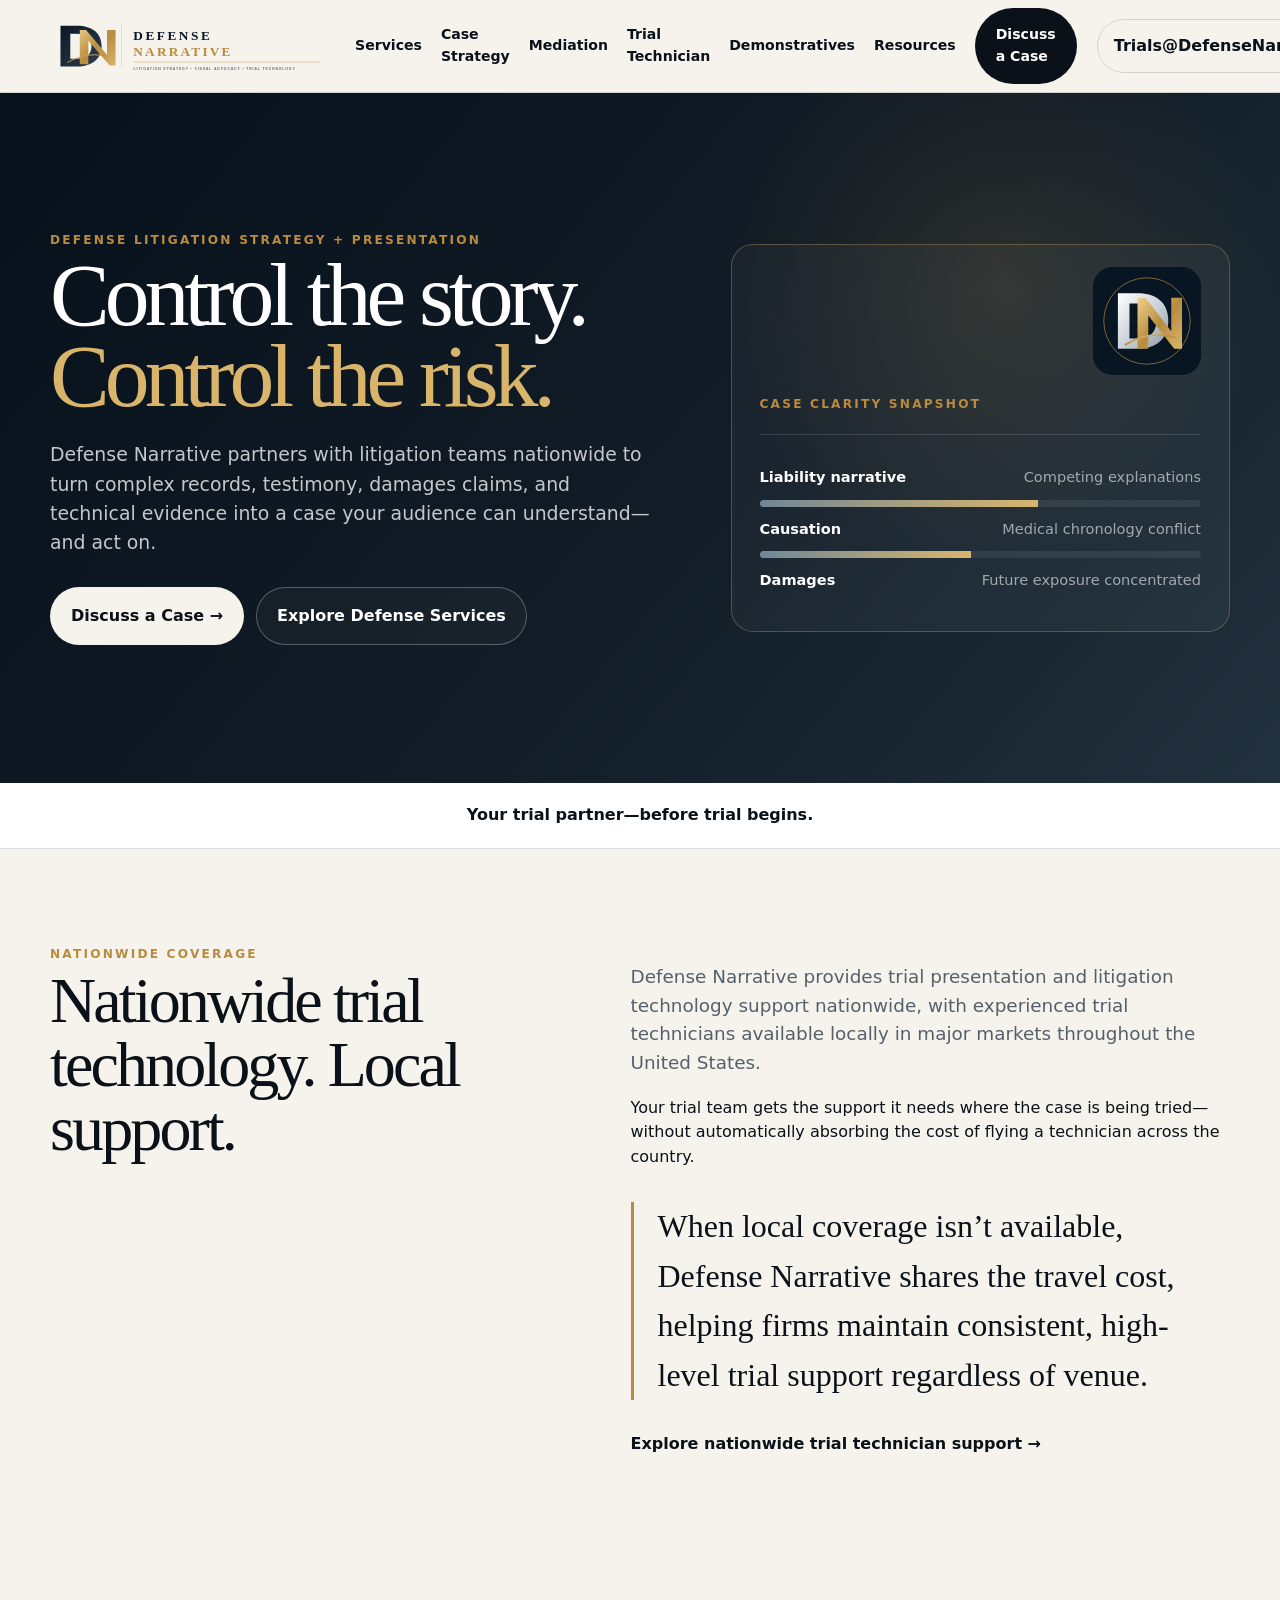
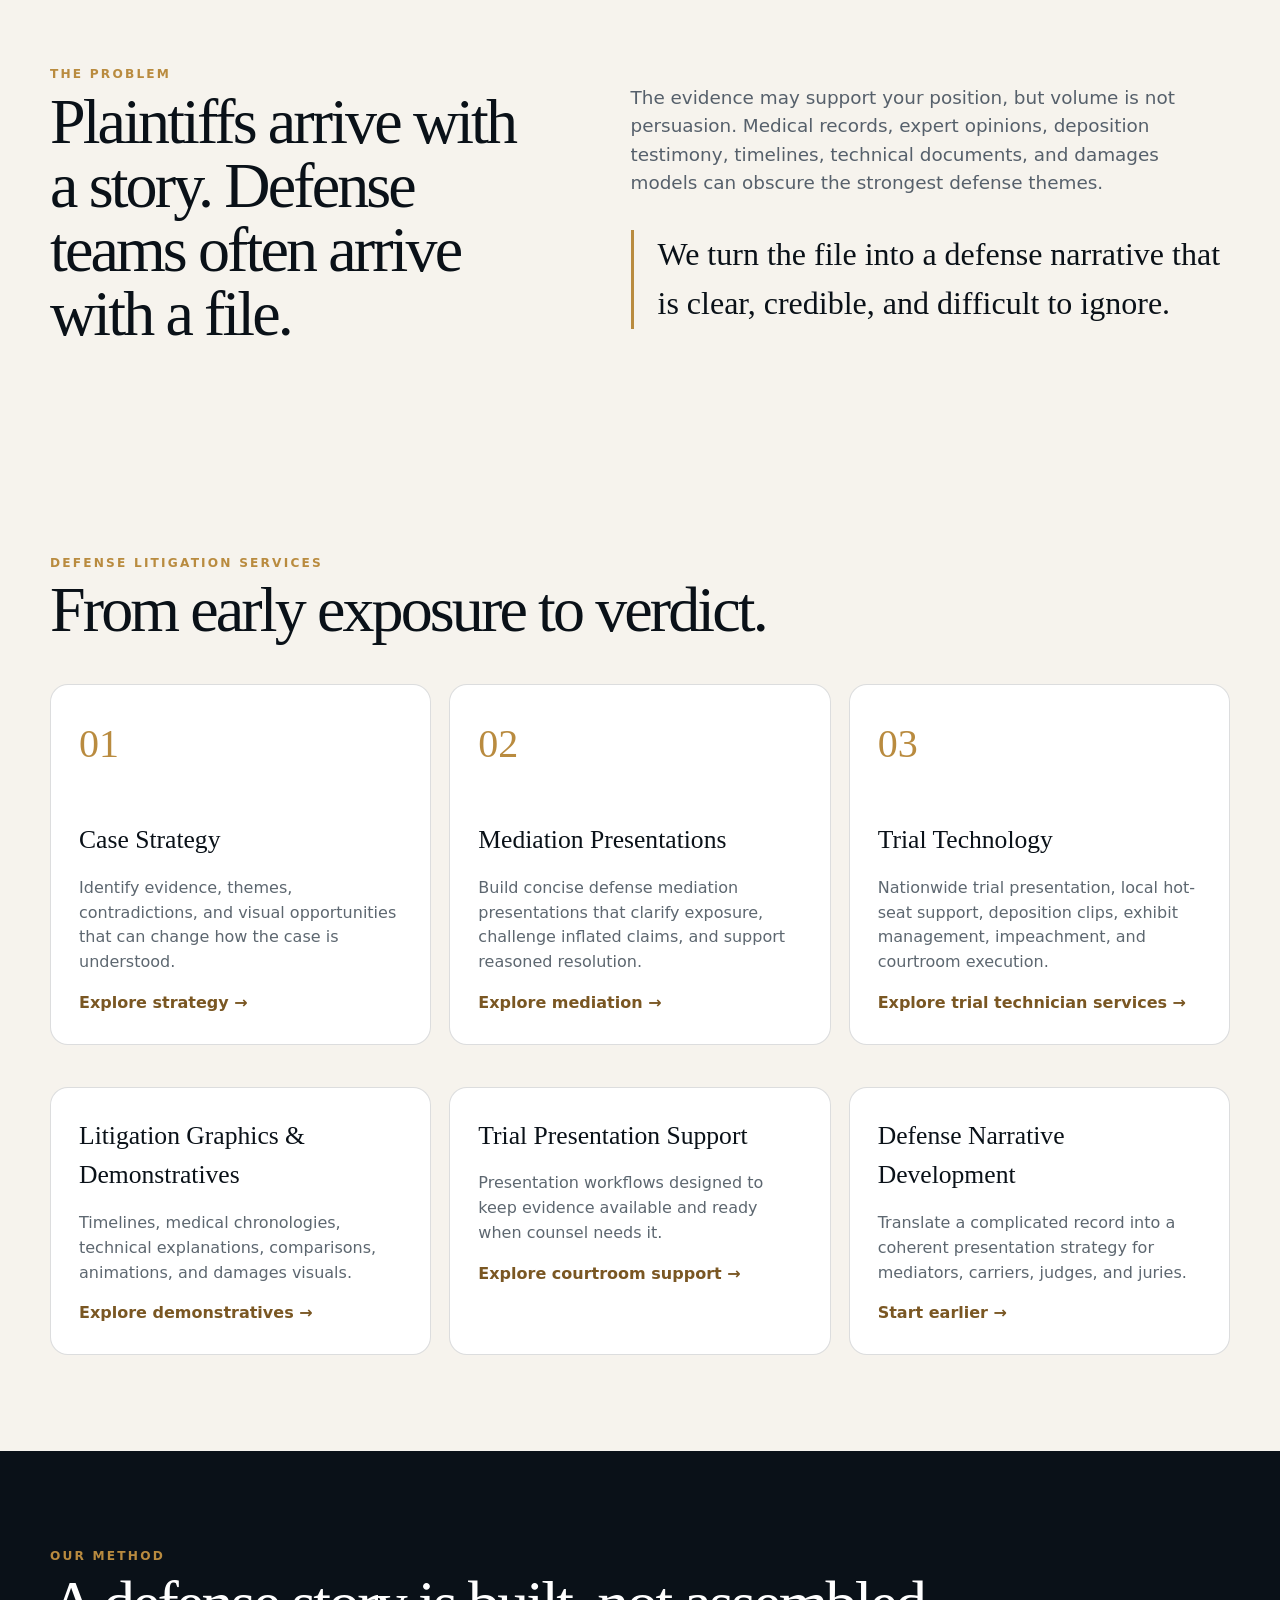
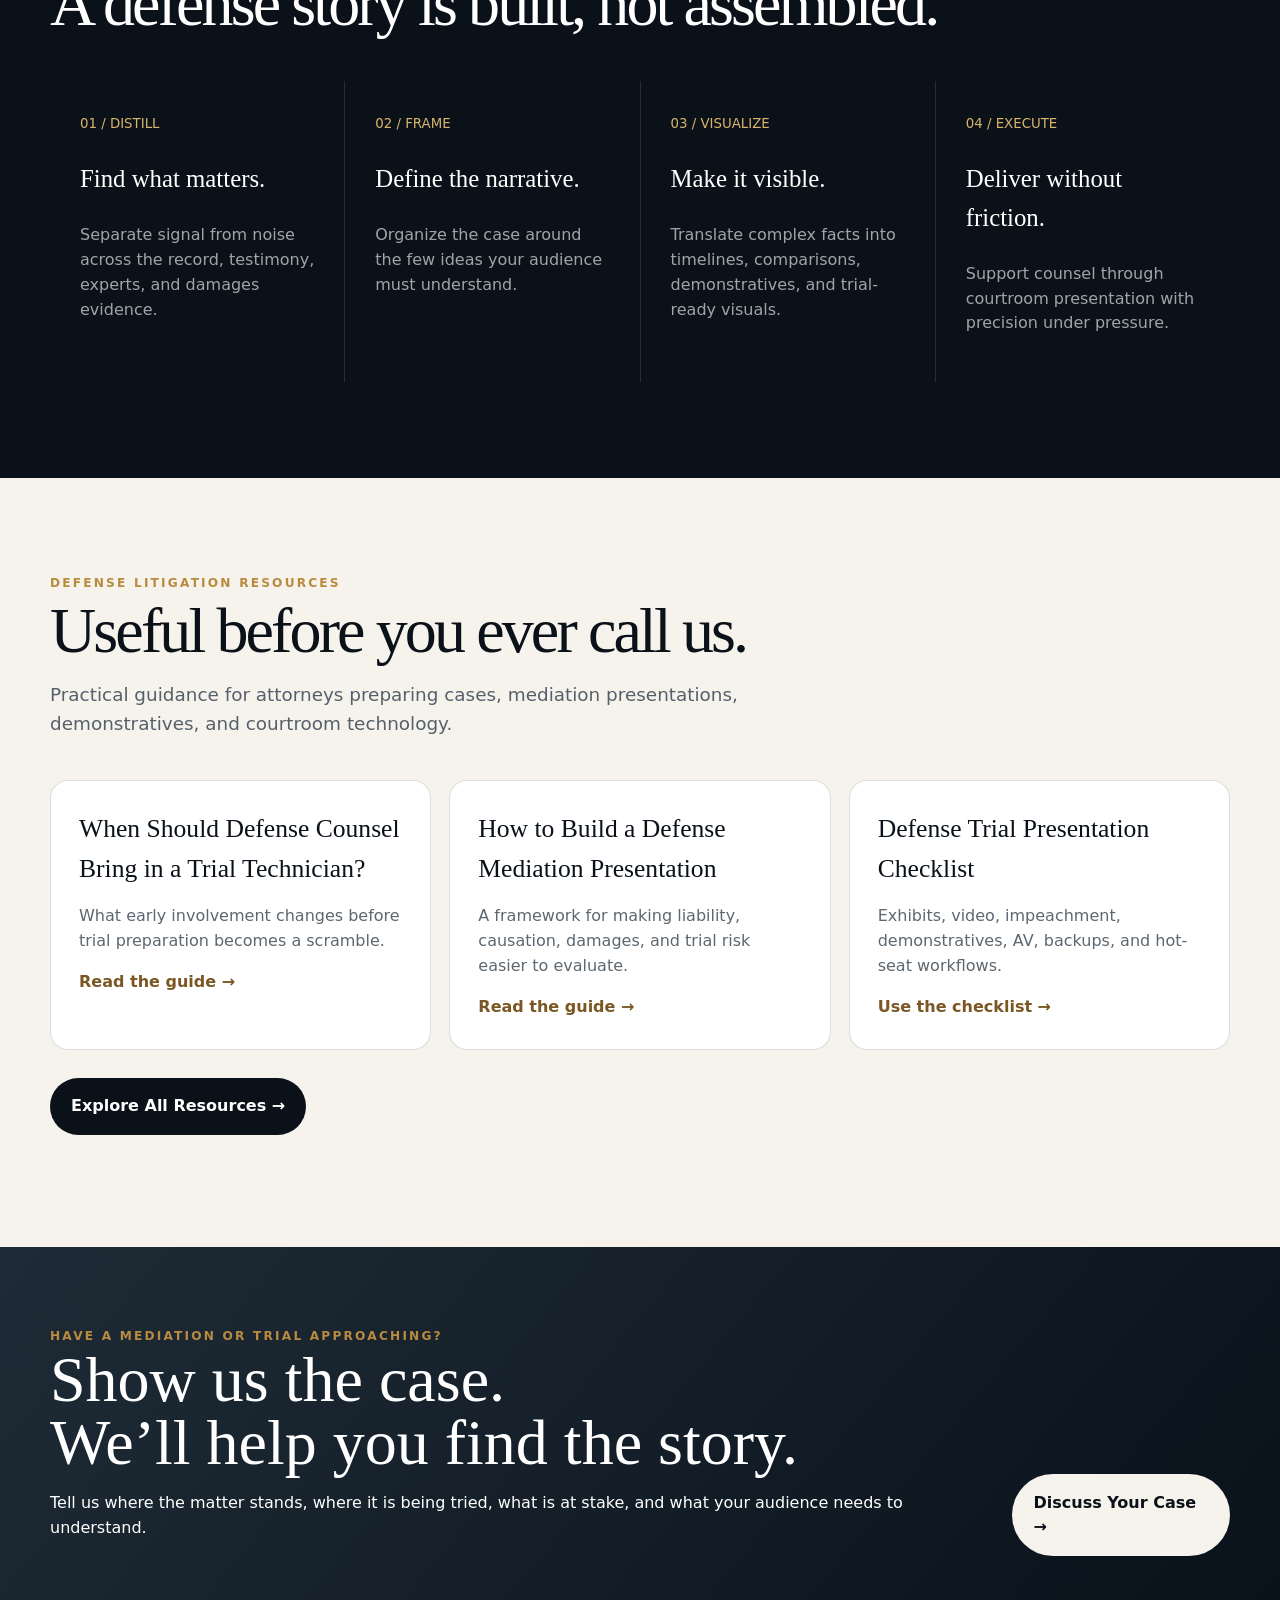
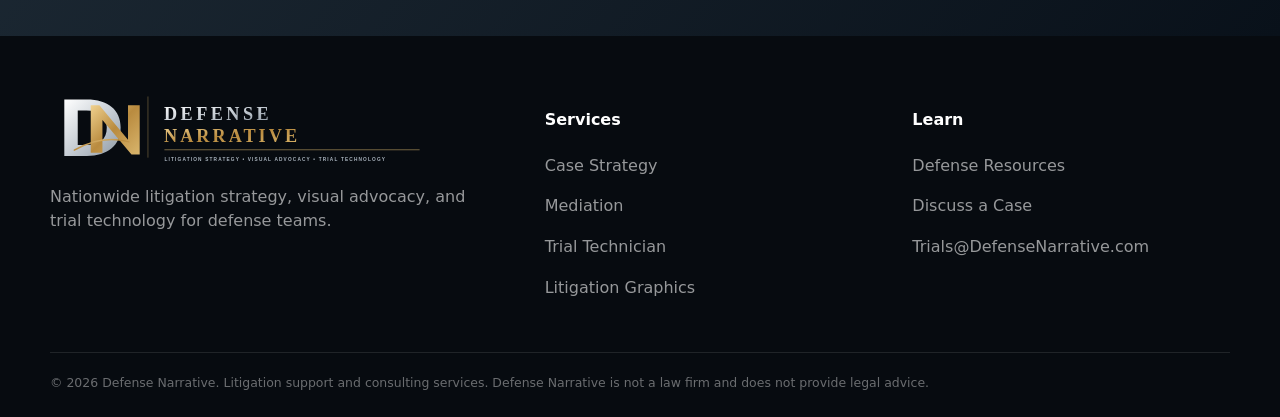
<file: index.html>
<!doctype html><html lang="en"><head><meta charset="utf-8"><meta name="viewport" content="width=device-width,initial-scale=1"><title>Nationwide Trial Technology for Defense Teams | Defense Narrative</title><meta name="description" content="Nationwide trial technicians, courtroom technology, litigation graphics, mediation presentations, and case strategy for defense litigation teams."><link rel="canonical" href="https://defensenarrative.com/"><link rel="icon" href="/favicon.svg" type="image/svg+xml"><meta name="robots" content="index,follow,max-image-preview:large"><meta property="og:type" content="website"><meta property="og:site_name" content="Defense Narrative"><meta property="og:title" content="Defense Narrative | Control the Story. Control the Risk."><meta property="og:description" content="Nationwide litigation strategy, visual advocacy, and local trial technology support built for defense teams."><meta property="og:url" content="https://defensenarrative.com/"><link rel="stylesheet" href="styles.css"><script type="application/ld+json">{"@context":"https://schema.org","@graph":[{"@type":"Organization","@id":"https://defensenarrative.com/#organization","name":"Defense Narrative","url":"https://defensenarrative.com/","logo":"https://defensenarrative.com/assets/defense-narrative-logo.svg","email":"Trials@DefenseNarrative.com","areaServed":{"@type":"Country","name":"United States"}},{"@type":"WebSite","@id":"https://defensenarrative.com/#website","url":"https://defensenarrative.com/","name":"Defense Narrative","publisher":{"@id":"https://defensenarrative.com/#organization"},"inLanguage":"en-US"}]}</script></head><body><header><div class="container nav"><a class="logo-link" href="/"><img src="assets/defense-narrative-logo-light.svg" alt="Defense Narrative"></a><nav class="navlinks"><a href="#services">Services</a><a href="case-strategy.html">Case Strategy</a><a href="mediation.html">Mediation</a><a href="trial-technician.html">Trial Technician</a><a href="litigation-graphics.html">Demonstratives</a><a href="resources.html">Resources</a><a href="contact.html" class="btn primary">Discuss a Case</a></nav><div class="nav-contact"><a class="email-link" href="mailto:Trials@DefenseNarrative.com">Trials@DefenseNarrative.com</a></div><button class="menu" aria-label="Open navigation">Menu</button></div></header><main><section class="hero"><div class="container hero-grid"><div><div class="eyebrow">Defense litigation strategy + presentation</div><h1>Control the story.<br><em>Control the risk.</em></h1><p>Defense Narrative partners with litigation teams nationwide to turn complex records, testimony, damages claims, and technical evidence into a case your audience can understand—and act on.</p><div class="hero-actions"><a class="btn light" href="contact.html">Discuss a Case →</a><a class="btn ghost" href="#services">Explore Defense Services</a></div></div><div class="risk-card"><img class="hero-mark" src="assets/defense-narrative-mark.svg" alt="Defense Narrative DN monogram"><div class="eyebrow">Case clarity snapshot</div><div class="line"></div><div class="risk-item"><b>Liability narrative</b><span>Competing explanations</span></div><div class="meter"><i style="width:63%"></i></div><div class="risk-item"><b>Causation</b><span>Medical chronology conflict</span></div><div class="meter"><i style="width:48%"></i></div><div class="risk-item"><b>Damages</b><span>Future exposure concentrated</span></div></div></div></section><div class="logostrip"><div class="container"><strong>Your trial partner—before trial begins.</strong></div></div><section class="section"><div class="container split"><div><div class="eyebrow">Nationwide coverage</div><h2>Nationwide trial technology. Local support.</h2></div><div><p class="lead">Defense Narrative provides trial presentation and litigation technology support nationwide, with experienced trial technicians available locally in major markets throughout the United States.</p><p>Your trial team gets the support it needs where the case is being tried—without automatically absorbing the cost of flying a technician across the country.</p><p class="quote-block">When local coverage isn’t available, Defense Narrative shares the travel cost, helping firms maintain consistent, high-level trial support regardless of venue.</p><p><a href="trial-technician.html"><b>Explore nationwide trial technician support →</b></a></p></div></div></section><section class="section"><div class="container split"><div><div class="eyebrow">The problem</div><h2>Plaintiffs arrive with a story. Defense teams often arrive with a file.</h2></div><div><p class="lead">The evidence may support your position, but volume is not persuasion. Medical records, expert opinions, deposition testimony, timelines, technical documents, and damages models can obscure the strongest defense themes.</p><p class="quote-block">We turn the file into a defense narrative that is clear, credible, and difficult to ignore.</p></div></div></section><section class="section" id="services"><div class="container"><div class="eyebrow">Defense litigation services</div><h2>From early exposure to verdict.</h2><div class="grid3"><article class="card"><div class="num">01</div><h3>Case Strategy</h3><p>Identify evidence, themes, contradictions, and visual opportunities that can change how the case is understood.</p><a href="case-strategy.html"><b>Explore strategy →</b></a></article><article class="card"><div class="num">02</div><h3>Mediation Presentations</h3><p>Build concise defense mediation presentations that clarify exposure, challenge inflated claims, and support reasoned resolution.</p><a href="mediation.html"><b>Explore mediation →</b></a></article><article class="card"><div class="num">03</div><h3>Trial Technology</h3><p>Nationwide trial presentation, local hot-seat support, deposition clips, exhibit management, impeachment, and courtroom execution.</p><a href="trial-technician.html"><b>Explore trial technician services →</b></a></article></div><div class="grid3"><article class="card compact"><h3>Litigation Graphics & Demonstratives</h3><p>Timelines, medical chronologies, technical explanations, comparisons, animations, and damages visuals.</p><a href="litigation-graphics.html"><b>Explore demonstratives →</b></a></article><article class="card compact"><h3>Trial Presentation Support</h3><p>Presentation workflows designed to keep evidence available and ready when counsel needs it.</p><a href="trial.html"><b>Explore courtroom support →</b></a></article><article class="card compact"><h3>Defense Narrative Development</h3><p>Translate a complicated record into a coherent presentation strategy for mediators, carriers, judges, and juries.</p><a href="case-strategy.html"><b>Start earlier →</b></a></article></div></div></section><section class="section dark"><div class="container"><div class="eyebrow">Our method</div><h2>A defense story is built, not assembled.</h2><div class="process"><div class="step"><small>01 / DISTILL</small><h3>Find what matters.</h3><p>Separate signal from noise across the record, testimony, experts, and damages evidence.</p></div><div class="step"><small>02 / FRAME</small><h3>Define the narrative.</h3><p>Organize the case around the few ideas your audience must understand.</p></div><div class="step"><small>03 / VISUALIZE</small><h3>Make it visible.</h3><p>Translate complex facts into timelines, comparisons, demonstratives, and trial-ready visuals.</p></div><div class="step"><small>04 / EXECUTE</small><h3>Deliver without friction.</h3><p>Support counsel through courtroom presentation with precision under pressure.</p></div></div></div></section><section class="section"><div class="container"><div class="eyebrow">Defense litigation resources</div><h2>Useful before you ever call us.</h2><p class="lead">Practical guidance for attorneys preparing cases, mediation presentations, demonstratives, and courtroom technology.</p><div class="grid3 resource-grid"><article class="card"><h3>When Should Defense Counsel Bring in a Trial Technician?</h3><p>What early involvement changes before trial preparation becomes a scramble.</p><a href="when-to-hire-trial-technician.html"><b>Read the guide →</b></a></article><article class="card"><h3>How to Build a Defense Mediation Presentation</h3><p>A framework for making liability, causation, damages, and trial risk easier to evaluate.</p><a href="defense-mediation-presentation-guide.html"><b>Read the guide →</b></a></article><article class="card"><h3>Defense Trial Presentation Checklist</h3><p>Exhibits, video, impeachment, demonstratives, AV, backups, and hot-seat workflows.</p><a href="defense-trial-presentation-checklist.html"><b>Use the checklist →</b></a></article></div><p style="margin-top:28px"><a class="btn primary" href="resources.html">Explore All Resources →</a></p></div></section><section class="cta"><div class="container cta-inner"><div><div class="eyebrow">Have a mediation or trial approaching?</div><h2>Show us the case.<br>We’ll help you find the story.</h2><p>Tell us where the matter stands, where it is being tried, what is at stake, and what your audience needs to understand.</p></div><a class="btn light" href="contact.html">Discuss Your Case →</a></div></section></main><footer><div class="container"><div class="footer-grid"><div><img class="footer-logo" src="assets/defense-narrative-logo.svg" alt="Defense Narrative"><p>Nationwide litigation strategy, visual advocacy, and trial technology for defense teams.</p></div><div><h4>Services</h4><p><a href="case-strategy.html">Case Strategy</a></p><p><a href="mediation.html">Mediation</a></p><p><a href="trial-technician.html">Trial Technician</a></p><p><a href="litigation-graphics.html">Litigation Graphics</a></p></div><div><h4>Learn</h4><p><a href="resources.html">Defense Resources</a></p><p><a href="contact.html">Discuss a Case</a></p><p><a href="mailto:Trials@DefenseNarrative.com">Trials@DefenseNarrative.com</a></p></div></div><div class="legal">© 2026 Defense Narrative. Litigation support and consulting services. Defense Narrative is not a law firm and does not provide legal advice.</div></div></footer><script src="script.js" defer></script></body></html>
</file>
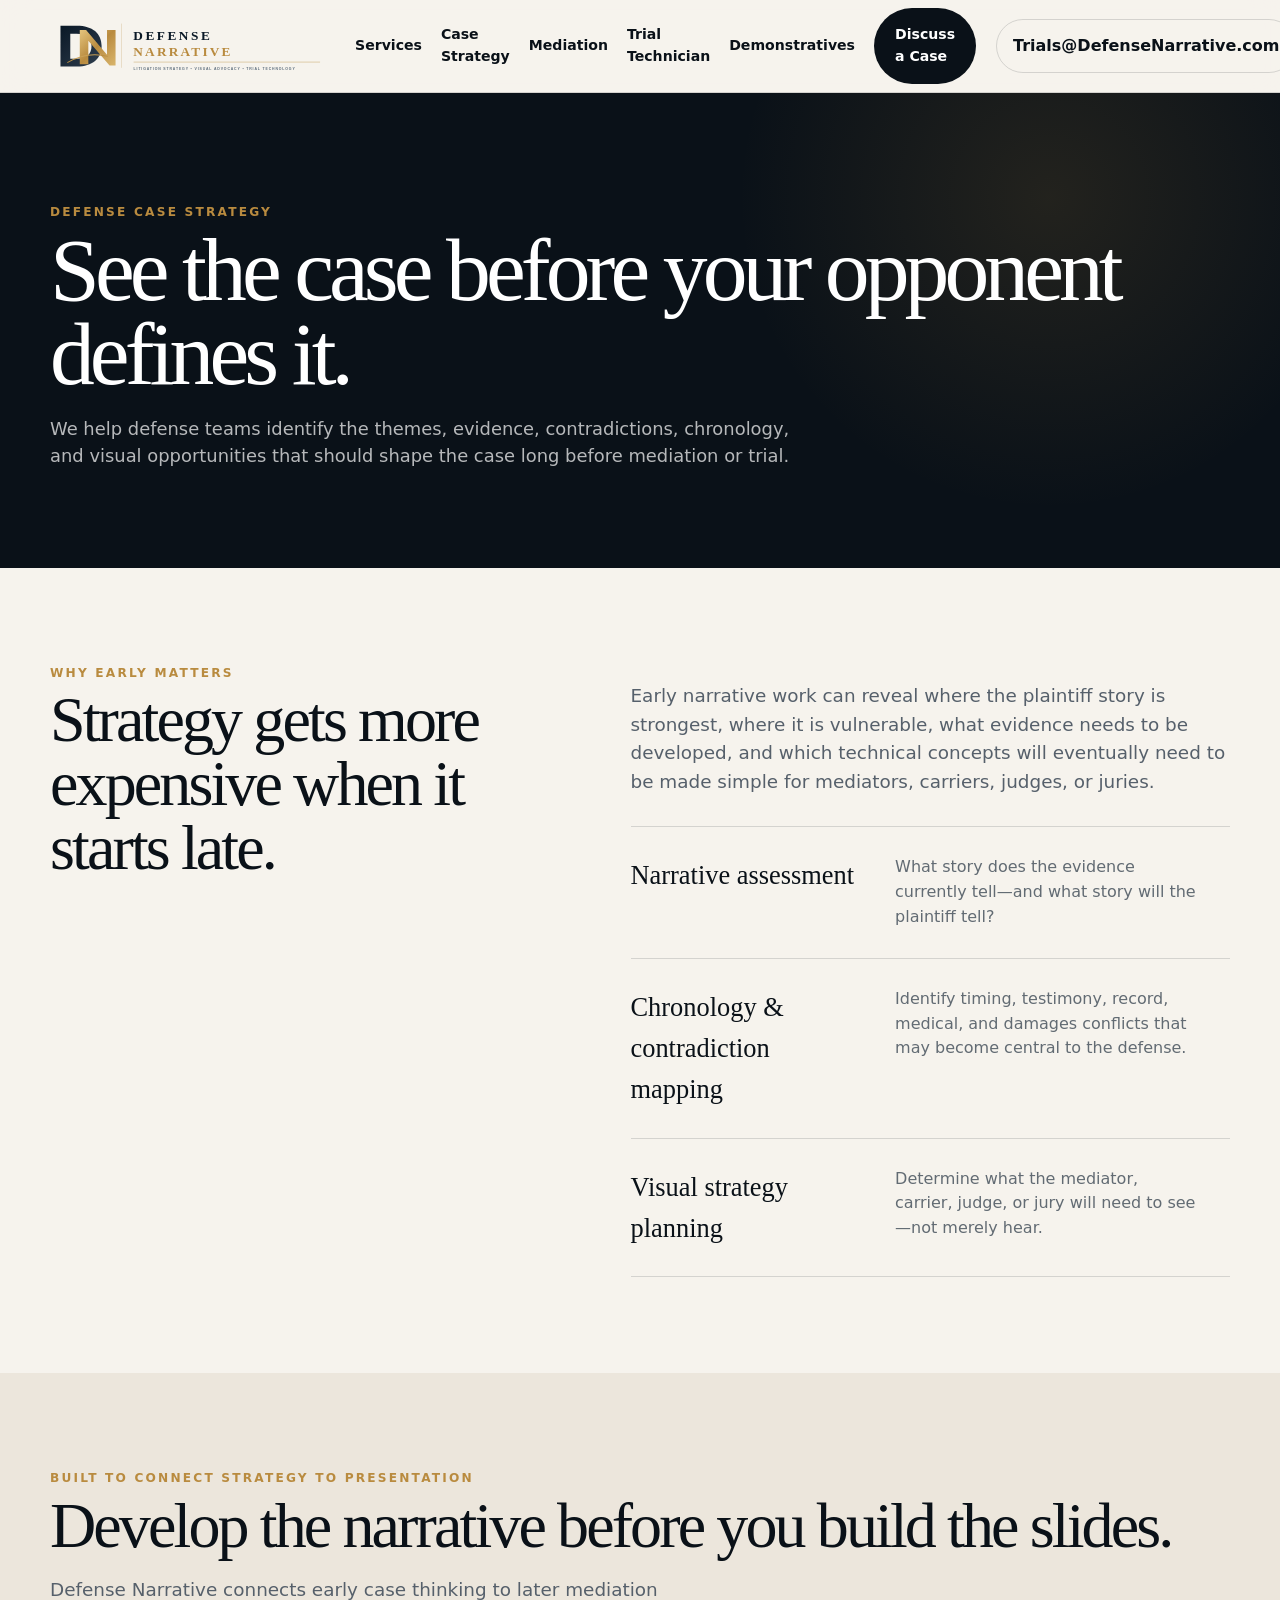
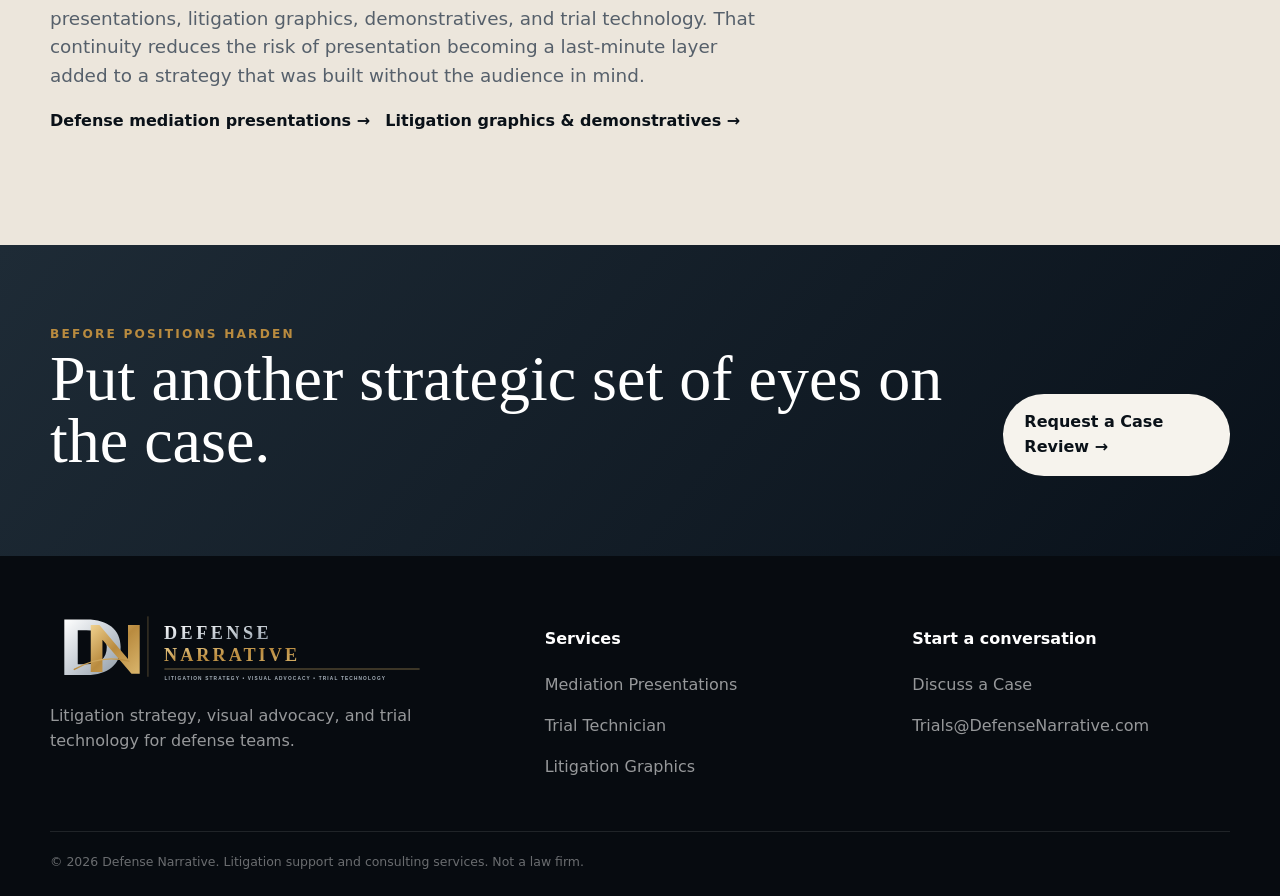
<file: case-strategy.html>
<!doctype html><html lang="en"><head><meta charset="utf-8"><meta name="viewport" content="width=device-width,initial-scale=1"><title>Defense Case Strategy & Narrative Development | Defense Narrative</title><meta name="description" content="Early defense case strategy and narrative development for litigation teams. Identify themes, chronology conflicts, evidence gaps, and visual opportunities before mediation or trial."><link rel="canonical" href="https://defensenarrative.com/case-strategy.html"><link rel="icon" href="/favicon.svg" type="image/svg+xml"><meta name="robots" content="index,follow,max-image-preview:large"><meta property="og:type" content="website"><meta property="og:site_name" content="Defense Narrative"><meta property="og:title" content="Defense Case Strategy & Narrative Development"><meta property="og:description" content="See the case before your opponent defines it."><meta property="og:url" content="https://defensenarrative.com/case-strategy.html"><link rel="stylesheet" href="styles.css"><script type="application/ld+json">{"@context":"https://schema.org","@type":"Service","name":"Defense Case Strategy and Narrative Development","url":"https://defensenarrative.com/case-strategy.html","provider":{"@type":"Organization","name":"Defense Narrative","url":"https://defensenarrative.com/","email":"Trials@DefenseNarrative.com"},"description":"Early defense litigation narrative assessment, chronology and contradiction mapping, and visual strategy planning."}</script></head><body><header><div class="container nav"><a class="logo-link" href="/" aria-label="Defense Narrative home"><img src="assets/defense-narrative-logo-light.svg" alt="Defense Narrative"></a><nav class="navlinks"><a href="index.html#services">Services</a><a href="case-strategy.html">Case Strategy</a><a href="mediation.html">Mediation</a><a href="trial-technician.html">Trial Technician</a><a href="litigation-graphics.html">Demonstratives</a><a href="contact.html" class="btn primary">Discuss a Case</a></nav><div class="nav-contact"><a class="email-link" href="mailto:Trials@DefenseNarrative.com">Trials@DefenseNarrative.com</a></div><button class="menu" aria-label="Open navigation">Menu</button></div></header><main><section class="pagehero"><div class="container"><div class="eyebrow">Defense case strategy</div><h1>See the case before your opponent defines it.</h1><p>We help defense teams identify the themes, evidence, contradictions, chronology, and visual opportunities that should shape the case long before mediation or trial.</p></div></section><section class="section"><div class="container split"><div><div class="eyebrow">Why early matters</div><h2>Strategy gets more expensive when it starts late.</h2></div><div><p class="lead">Early narrative work can reveal where the plaintiff story is strongest, where it is vulnerable, what evidence needs to be developed, and which technical concepts will eventually need to be made simple for mediators, carriers, judges, or juries.</p><div class="service-list"><div class="service-row"><h3>Narrative assessment</h3><p>What story does the evidence currently tell—and what story will the plaintiff tell?</p><span></span></div><div class="service-row"><h3>Chronology & contradiction mapping</h3><p>Identify timing, testimony, record, medical, and damages conflicts that may become central to the defense.</p><span></span></div><div class="service-row"><h3>Visual strategy planning</h3><p>Determine what the mediator, carrier, judge, or jury will need to see—not merely hear.</p><span></span></div></div></div></div></section><section class="section case-band"><div class="container keyword-intro"><div class="eyebrow">Built to connect strategy to presentation</div><h2>Develop the narrative before you build the slides.</h2><p class="lead">Defense Narrative connects early case thinking to later mediation presentations, litigation graphics, demonstratives, and trial technology. That continuity reduces the risk of presentation becoming a last-minute layer added to a strategy that was built without the audience in mind.</p><p><a href="mediation.html"><b>Defense mediation presentations →</b></a> &nbsp; <a href="litigation-graphics.html"><b>Litigation graphics & demonstratives →</b></a></p></div></section></main><section class="cta"><div class="container cta-inner"><div><div class="eyebrow">Before positions harden</div><h2>Put another strategic set of eyes on the case.</h2></div><a class="btn light" href="contact.html">Request a Case Review →</a></div></section><footer><div class="container"><div class="footer-grid"><div><img class="footer-logo" src="assets/defense-narrative-logo.svg" alt="Defense Narrative"><p>Litigation strategy, visual advocacy, and trial technology for defense teams.</p></div><div><h4>Services</h4><p><a href="mediation.html">Mediation Presentations</a></p><p><a href="trial-technician.html">Trial Technician</a></p><p><a href="litigation-graphics.html">Litigation Graphics</a></p></div><div><h4>Start a conversation</h4><p><a href="contact.html">Discuss a Case</a></p><p><a href="mailto:Trials@DefenseNarrative.com">Trials@DefenseNarrative.com</a></p></div></div><div class="legal">© 2026 Defense Narrative. Litigation support and consulting services. Not a law firm.</div></div></footer><script src="script.js" defer></script></body></html>
</file>
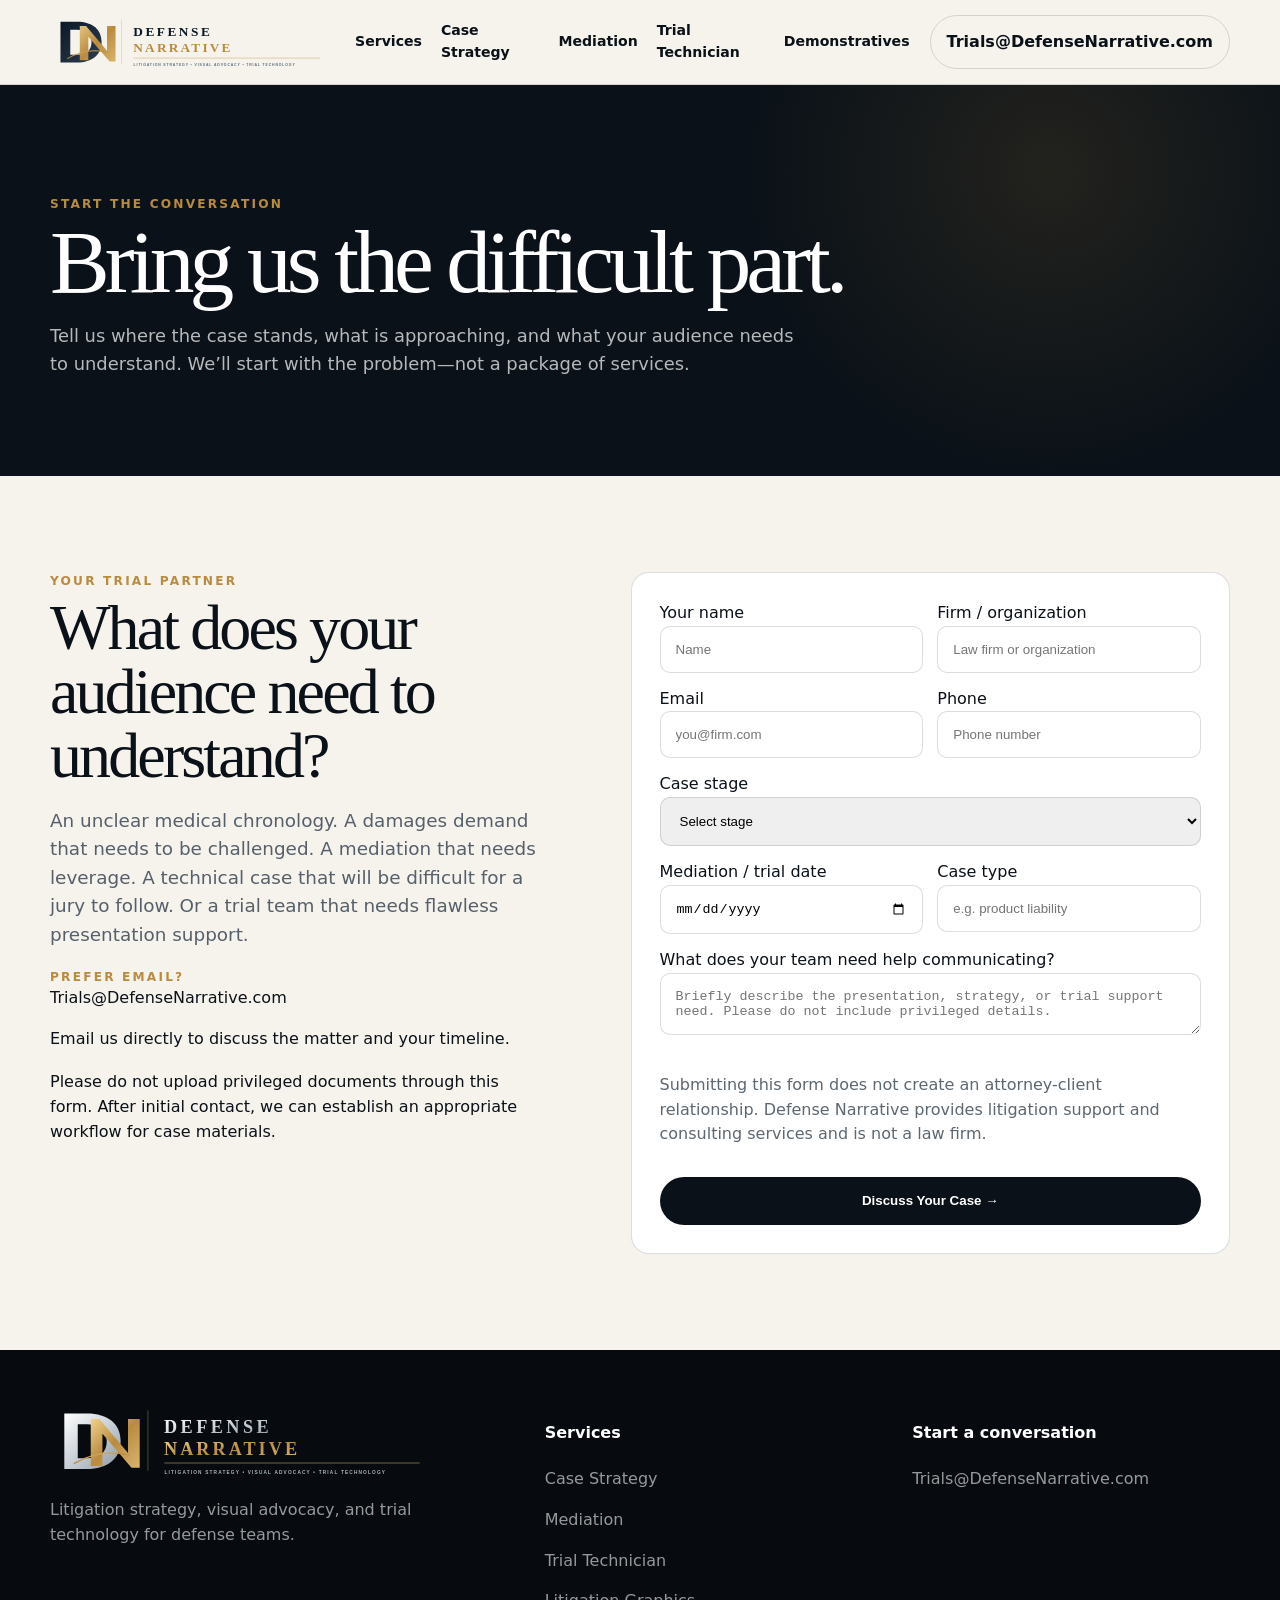
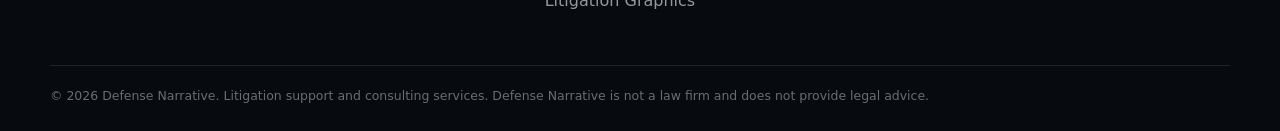
<file: contact.html>
<!doctype html><html lang="en"><head><meta charset="utf-8"><meta name="viewport" content="width=device-width,initial-scale=1"><title>Discuss a Defense Case | Defense Narrative</title><meta name="description" content="Contact Defense Narrative about defense litigation strategy, mediation presentations, trial technology, hot-seat support, litigation graphics, or demonstratives."><link rel="canonical" href="https://defensenarrative.com/contact.html"><link rel="icon" href="/favicon.svg" type="image/svg+xml"><meta name="robots" content="index,follow"><meta property="og:type" content="website"><meta property="og:site_name" content="Defense Narrative"><meta property="og:title" content="Discuss a Case | Defense Narrative"><meta property="og:description" content="Tell us what your audience needs to understand."><meta property="og:url" content="https://defensenarrative.com/contact.html"><link rel="stylesheet" href="styles.css"></head><body>
<header><div class="container nav"><a class="logo-link" href="/" aria-label="Defense Narrative home"><img src="assets/defense-narrative-logo-light.svg" alt="Defense Narrative"></a><nav class="navlinks"><a href="index.html#services">Services</a><a href="case-strategy.html">Case Strategy</a><a href="mediation.html">Mediation</a><a href="trial-technician.html">Trial Technician</a><a href="litigation-graphics.html">Demonstratives</a></nav><div class="nav-contact"><a class="email-link" href="mailto:Trials@DefenseNarrative.com">Trials@DefenseNarrative.com</a></div><button class="menu" aria-label="Open navigation">Menu</button></div></header>
<main><section class="pagehero"><div class="container"><div class="eyebrow">Start the conversation</div><h1>Bring us the difficult part.</h1><p>Tell us where the case stands, what is approaching, and what your audience needs to understand. We’ll start with the problem—not a package of services.</p></div></section>
<section class="section"><div class="container split"><div><div class="eyebrow">Your trial partner</div><h2>What does your audience need to understand?</h2><p class="lead">An unclear medical chronology. A damages demand that needs to be challenged. A mediation that needs leverage. A technical case that will be difficult for a jury to follow. Or a trial team that needs flawless presentation support.</p>
<div class="contact-callout"><div class="eyebrow">Prefer email?</div><a href="mailto:Trials@DefenseNarrative.com">Trials@DefenseNarrative.com</a><p>Email us directly to discuss the matter and your timeline.</p></div>
<p class="note" style="margin-top:18px">Please do not upload privileged documents through this form. After initial contact, we can establish an appropriate workflow for case materials.</p></div>
<div class="card" style="min-height:auto"><form class="form" name="case-inquiry" method="POST" action="/thank-you.html" data-netlify="true" netlify-honeypot="bot-field"><input type="hidden" name="form-name" value="case-inquiry"><input type="hidden" name="subject" value="New Defense Narrative Case Inquiry"><p style="display:none"><label>Do not fill this out: <input name="bot-field"></label></p>
<div class="form-grid"><div class="form-field"><label for="name">Your name</label><input id="name" name="name" required autocomplete="name" placeholder="Name"></div><div class="form-field"><label for="firm">Firm / organization</label><input id="firm" name="firm" required placeholder="Law firm or organization"></div></div>
<div class="form-grid"><div class="form-field"><label for="email">Email</label><input id="email" name="email" required type="email" autocomplete="email" placeholder="you@firm.com"></div><div class="form-field"><label for="phone">Phone</label><input id="phone" name="phone" type="tel" autocomplete="tel" placeholder="Phone number"></div></div>
<div class="form-field"><label for="stage">Case stage</label><select id="stage" name="case-stage" required><option value="" selected disabled>Select stage</option><option>Early case assessment</option><option>Discovery</option><option>Mediation approaching</option><option>Trial approaching</option><option>Currently in trial</option></select></div>
<div class="form-grid"><div class="form-field"><label for="date">Mediation / trial date</label><input id="date" name="key-date" type="date"></div><div class="form-field"><label for="type">Case type</label><input id="type" name="case-type" placeholder="e.g. product liability"></div></div>
<div class="form-field"><label for="message">What does your team need help communicating?</label><textarea id="message" name="message" required placeholder="Briefly describe the presentation, strategy, or trial support need. Please do not include privileged details."></textarea></div>
<p class="privacy-line">Submitting this form does not create an attorney-client relationship. Defense Narrative provides litigation support and consulting services and is not a law firm.</p><button class="btn primary" type="submit">Discuss Your Case →</button></form></div></div></section></main>
<footer><div class="container"><div class="footer-grid"><div><img class="footer-logo" src="assets/defense-narrative-logo.svg" alt="Defense Narrative"><p>Litigation strategy, visual advocacy, and trial technology for defense teams.</p></div><div><h4>Services</h4><p><a href="case-strategy.html">Case Strategy</a></p><p><a href="mediation.html">Mediation</a></p><p><a href="trial-technician.html">Trial Technician</a></p><p><a href="litigation-graphics.html">Litigation Graphics</a></p></div><div><h4>Start a conversation</h4><p><a href="mailto:Trials@DefenseNarrative.com">Trials@DefenseNarrative.com</a></p></div></div><div class="legal">© 2026 Defense Narrative. Litigation support and consulting services. Defense Narrative is not a law firm and does not provide legal advice.</div></div></footer><script src="script.js" defer></script></body></html>
</file>
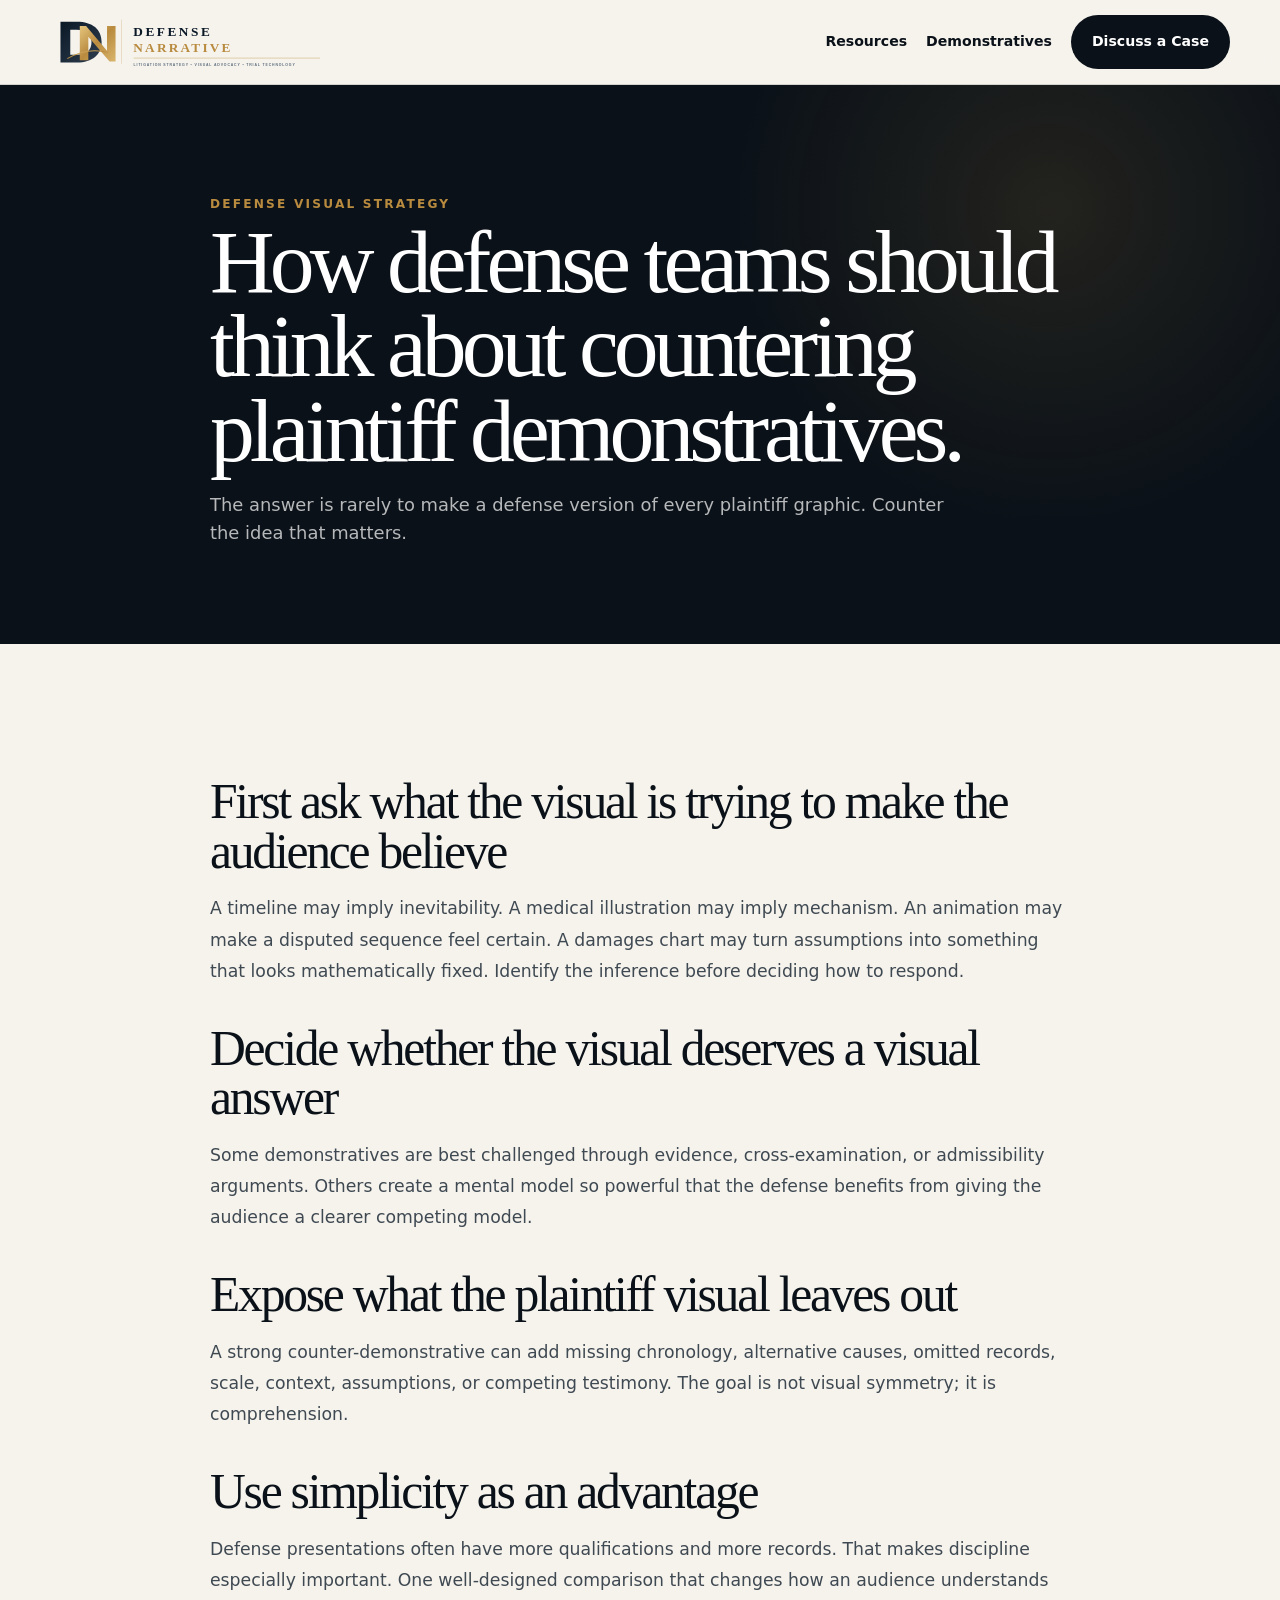
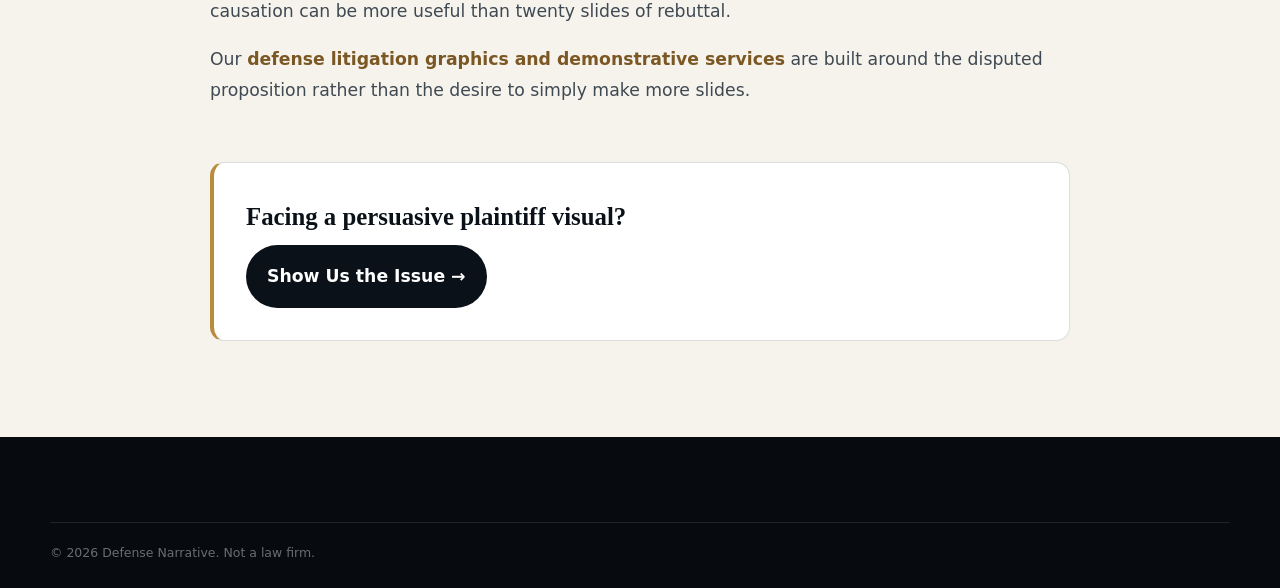
<file: counter-plaintiff-demonstratives.html>
<!doctype html><html lang="en"><head><meta charset="utf-8"><meta name="viewport" content="width=device-width,initial-scale=1"><title>How Defense Teams Counter Plaintiff Demonstratives</title><meta name="description" content="A defense litigation framework for evaluating and countering plaintiff timelines, medical graphics, damages visuals, animations, and other trial demonstratives."><link rel="canonical" href="https://defensenarrative.com/counter-plaintiff-demonstratives.html"><link rel="icon" href="/favicon.svg" type="image/svg+xml"><meta property="og:type" content="article"><meta property="og:site_name" content="Defense Narrative"><meta property="og:title" content="How Defense Teams Counter Plaintiff Demonstratives"><meta property="og:description" content="A defense litigation framework for evaluating and countering plaintiff timelines, medical graphics, damages visuals, animations, and other trial demonstratives."><meta property="og:url" content="https://defensenarrative.com/counter-plaintiff-demonstratives.html"><link rel="stylesheet" href="styles.css"><script type="application/ld+json">{"@context":"https://schema.org","@type":"Article","headline":"How Defense Teams Counter Plaintiff Demonstratives","description":"A defense litigation framework for evaluating and countering plaintiff timelines, medical graphics, damages visuals, animations, and other trial demonstratives.","mainEntityOfPage":"https://defensenarrative.com/counter-plaintiff-demonstratives.html","datePublished":"2026-08-28","dateModified":"2026-09-11","author":{"@type":"Organization","name":"Defense Narrative","url":"https://defensenarrative.com/"},"publisher":{"@type":"Organization","name":"Defense Narrative","url":"https://defensenarrative.com/"},"inLanguage":"en-US"}</script><meta name="robots" content="index,follow,max-image-preview:large"></head><body><header><div class="container nav"><a class="logo-link" href="/" aria-label="Defense Narrative home"><img src="assets/defense-narrative-logo-light.svg" alt="Defense Narrative"></a><nav class="navlinks"><a href="resources.html">Resources</a><a href="litigation-graphics.html">Demonstratives</a><a href="contact.html" class="btn primary">Discuss a Case</a></nav><button class="menu" aria-label="Open navigation">Menu</button></div></header><main><article><section class="pagehero"><div class="container article-width"><div class="eyebrow">Defense visual strategy</div><h1>How defense teams should think about countering plaintiff demonstratives.</h1><p>The answer is rarely to make a defense version of every plaintiff graphic. Counter the idea that matters.</p></div></section><section class="section"><div class="container article-width article-copy"><h2>First ask what the visual is trying to make the audience believe</h2><p>A timeline may imply inevitability. A medical illustration may imply mechanism. An animation may make a disputed sequence feel certain. A damages chart may turn assumptions into something that looks mathematically fixed. Identify the inference before deciding how to respond.</p><h2>Decide whether the visual deserves a visual answer</h2><p>Some demonstratives are best challenged through evidence, cross-examination, or admissibility arguments. Others create a mental model so powerful that the defense benefits from giving the audience a clearer competing model.</p><h2>Expose what the plaintiff visual leaves out</h2><p>A strong counter-demonstrative can add missing chronology, alternative causes, omitted records, scale, context, assumptions, or competing testimony. The goal is not visual symmetry; it is comprehension.</p><h2>Use simplicity as an advantage</h2><p>Defense presentations often have more qualifications and more records. That makes discipline especially important. One well-designed comparison that changes how an audience understands causation can be more useful than twenty slides of rebuttal.</p><p>Our <a href="litigation-graphics.html"><b>defense litigation graphics and demonstrative services</b></a> are built around the disputed proposition rather than the desire to simply make more slides.</p><div class="article-cta"><h3>Facing a persuasive plaintiff visual?</h3><a class="btn primary" href="contact.html">Show Us the Issue →</a></div></div></section></article></main><footer><div class="container"><div class="legal">© 2026 Defense Narrative. Not a law firm.</div></div></footer><script src="script.js" defer></script></body></html>
</file>
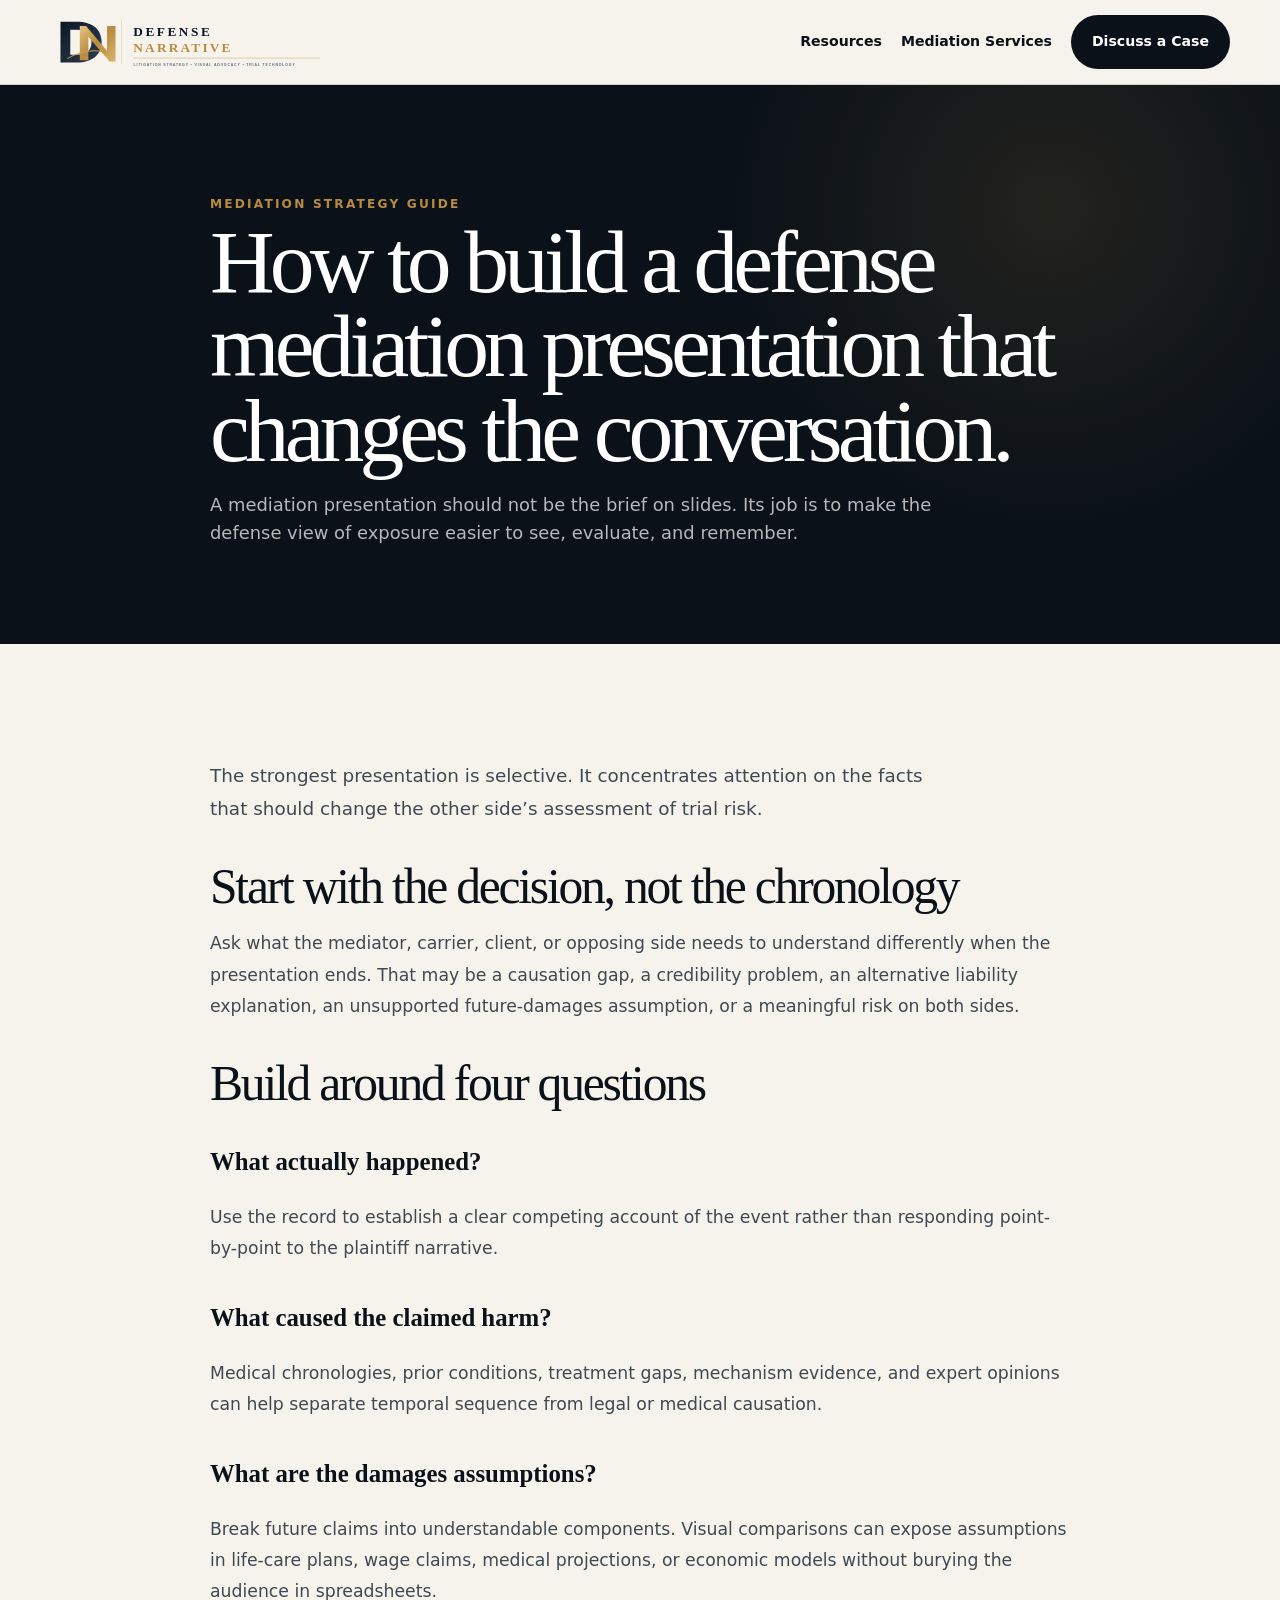
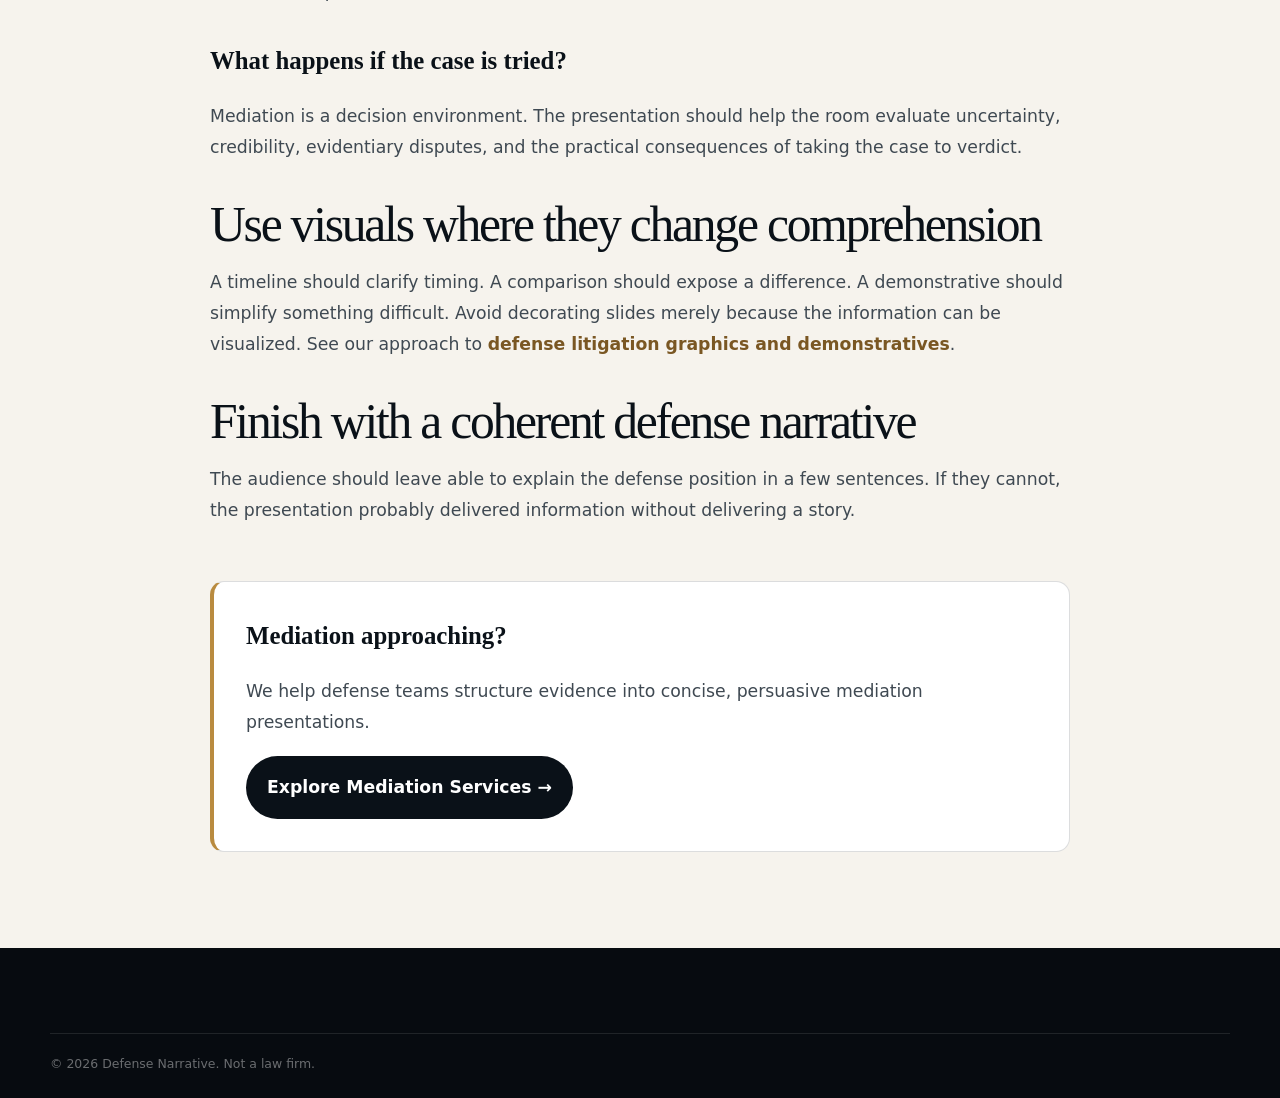
<file: defense-mediation-presentation-guide.html>
<!doctype html><html lang="en"><head><meta charset="utf-8"><meta name="viewport" content="width=device-width,initial-scale=1"><title>How to Build a Defense Mediation Presentation</title><meta name="description" content="A practical defense mediation presentation framework for communicating liability, causation, damages, credibility, and trial risk to mediators and decision-makers."><link rel="canonical" href="https://defensenarrative.com/defense-mediation-presentation-guide.html"><link rel="icon" href="/favicon.svg" type="image/svg+xml"><meta property="og:type" content="article"><meta property="og:site_name" content="Defense Narrative"><meta property="og:title" content="How to Build a Defense Mediation Presentation"><meta property="og:description" content="A practical defense mediation presentation framework for communicating liability, causation, damages, credibility, and trial risk to mediators and decision-makers."><meta property="og:url" content="https://defensenarrative.com/defense-mediation-presentation-guide.html"><link rel="stylesheet" href="styles.css"><script type="application/ld+json">{"@context":"https://schema.org","@type":"Article","headline":"How to Build a Defense Mediation Presentation","description":"A practical defense mediation presentation framework for communicating liability, causation, damages, credibility, and trial risk to mediators and decision-makers.","mainEntityOfPage":"https://defensenarrative.com/defense-mediation-presentation-guide.html","datePublished":"2026-08-28","dateModified":"2026-09-11","author":{"@type":"Organization","name":"Defense Narrative","url":"https://defensenarrative.com/"},"publisher":{"@type":"Organization","name":"Defense Narrative","url":"https://defensenarrative.com/"},"inLanguage":"en-US"}</script><meta name="robots" content="index,follow,max-image-preview:large"></head><body><header><div class="container nav"><a class="logo-link" href="/" aria-label="Defense Narrative home"><img src="assets/defense-narrative-logo-light.svg" alt="Defense Narrative"></a><nav class="navlinks"><a href="resources.html">Resources</a><a href="mediation.html">Mediation Services</a><a href="contact.html" class="btn primary">Discuss a Case</a></nav><button class="menu" aria-label="Open navigation">Menu</button></div></header><main><article><section class="pagehero"><div class="container article-width"><div class="eyebrow">Mediation strategy guide</div><h1>How to build a defense mediation presentation that changes the conversation.</h1><p>A mediation presentation should not be the brief on slides. Its job is to make the defense view of exposure easier to see, evaluate, and remember.</p></div></section><section class="section"><div class="container article-width article-copy"><p class="lead">The strongest presentation is selective. It concentrates attention on the facts that should change the other side’s assessment of trial risk.</p><h2>Start with the decision, not the chronology</h2><p>Ask what the mediator, carrier, client, or opposing side needs to understand differently when the presentation ends. That may be a causation gap, a credibility problem, an alternative liability explanation, an unsupported future-damages assumption, or a meaningful risk on both sides.</p><h2>Build around four questions</h2><h3>What actually happened?</h3><p>Use the record to establish a clear competing account of the event rather than responding point-by-point to the plaintiff narrative.</p><h3>What caused the claimed harm?</h3><p>Medical chronologies, prior conditions, treatment gaps, mechanism evidence, and expert opinions can help separate temporal sequence from legal or medical causation.</p><h3>What are the damages assumptions?</h3><p>Break future claims into understandable components. Visual comparisons can expose assumptions in life-care plans, wage claims, medical projections, or economic models without burying the audience in spreadsheets.</p><h3>What happens if the case is tried?</h3><p>Mediation is a decision environment. The presentation should help the room evaluate uncertainty, credibility, evidentiary disputes, and the practical consequences of taking the case to verdict.</p><h2>Use visuals where they change comprehension</h2><p>A timeline should clarify timing. A comparison should expose a difference. A demonstrative should simplify something difficult. Avoid decorating slides merely because the information can be visualized. See our approach to <a href="litigation-graphics.html"><b>defense litigation graphics and demonstratives</b></a>.</p><h2>Finish with a coherent defense narrative</h2><p>The audience should leave able to explain the defense position in a few sentences. If they cannot, the presentation probably delivered information without delivering a story.</p><div class="article-cta"><h3>Mediation approaching?</h3><p>We help defense teams structure evidence into concise, persuasive mediation presentations.</p><a class="btn primary" href="mediation.html">Explore Mediation Services →</a></div></div></section></article></main><footer><div class="container"><div class="legal">© 2026 Defense Narrative. Not a law firm.</div></div></footer><script src="script.js" defer></script></body></html>
</file>
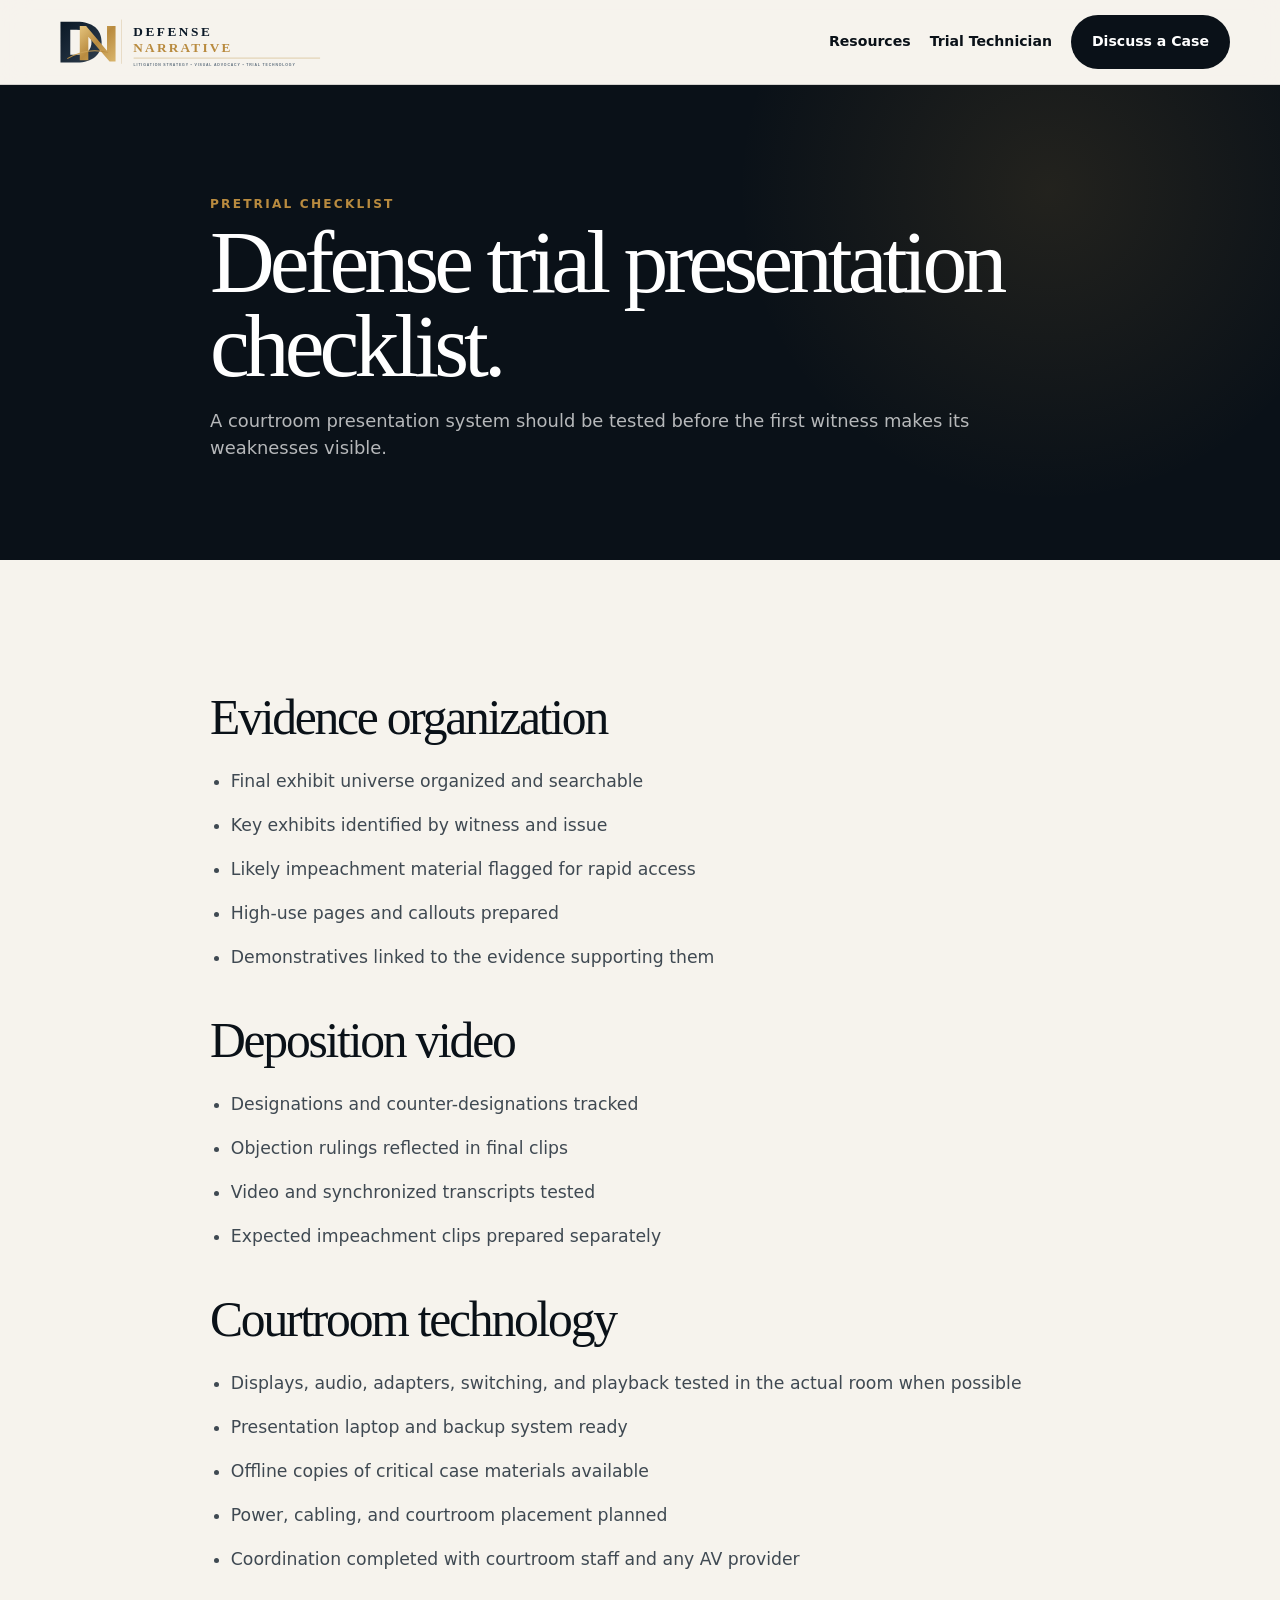
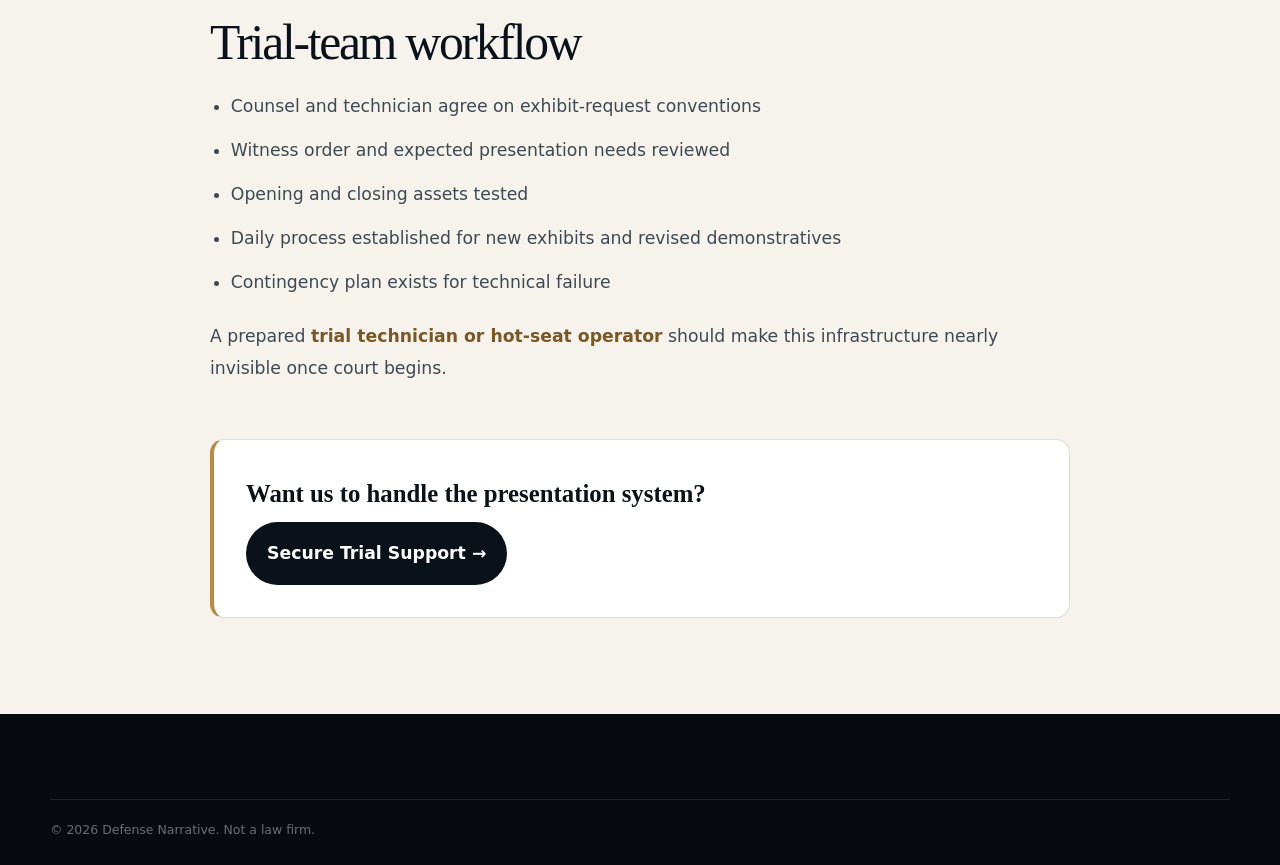
<file: defense-trial-presentation-checklist.html>
<!doctype html><html lang="en"><head><meta charset="utf-8"><meta name="viewport" content="width=device-width,initial-scale=1"><title>Defense Trial Presentation Checklist | Courtroom Technology</title><meta name="description" content="A practical defense trial presentation checklist covering exhibits, deposition video, impeachment, demonstratives, courtroom AV, backups, and hot-seat workflows."><link rel="canonical" href="https://defensenarrative.com/defense-trial-presentation-checklist.html"><link rel="icon" href="/favicon.svg" type="image/svg+xml"><meta property="og:type" content="article"><meta property="og:site_name" content="Defense Narrative"><meta property="og:title" content="Defense Trial Presentation Checklist | Courtroom Technology"><meta property="og:description" content="A practical defense trial presentation checklist covering exhibits, deposition video, impeachment, demonstratives, courtroom AV, backups, and hot-seat workflows."><meta property="og:url" content="https://defensenarrative.com/defense-trial-presentation-checklist.html"><link rel="stylesheet" href="styles.css"><script type="application/ld+json">{"@context":"https://schema.org","@type":"Article","headline":"Defense Trial Presentation Checklist","description":"A practical defense trial presentation checklist covering exhibits, deposition video, impeachment, demonstratives, courtroom AV, backups, and hot-seat workflows.","mainEntityOfPage":"https://defensenarrative.com/defense-trial-presentation-checklist.html","datePublished":"2026-08-28","dateModified":"2026-09-11","author":{"@type":"Organization","name":"Defense Narrative","url":"https://defensenarrative.com/"},"publisher":{"@type":"Organization","name":"Defense Narrative","url":"https://defensenarrative.com/"},"inLanguage":"en-US"}</script><meta name="robots" content="index,follow,max-image-preview:large"></head><body><header><div class="container nav"><a class="logo-link" href="/" aria-label="Defense Narrative home"><img src="assets/defense-narrative-logo-light.svg" alt="Defense Narrative"></a><nav class="navlinks"><a href="resources.html">Resources</a><a href="trial-technician.html">Trial Technician</a><a href="contact.html" class="btn primary">Discuss a Case</a></nav><button class="menu" aria-label="Open navigation">Menu</button></div></header><main><article><section class="pagehero"><div class="container article-width"><div class="eyebrow">Pretrial checklist</div><h1>Defense trial presentation checklist.</h1><p>A courtroom presentation system should be tested before the first witness makes its weaknesses visible.</p></div></section><section class="section"><div class="container article-width article-copy"><h2>Evidence organization</h2><ul class="checklist"><li>Final exhibit universe organized and searchable</li><li>Key exhibits identified by witness and issue</li><li>Likely impeachment material flagged for rapid access</li><li>High-use pages and callouts prepared</li><li>Demonstratives linked to the evidence supporting them</li></ul><h2>Deposition video</h2><ul class="checklist"><li>Designations and counter-designations tracked</li><li>Objection rulings reflected in final clips</li><li>Video and synchronized transcripts tested</li><li>Expected impeachment clips prepared separately</li></ul><h2>Courtroom technology</h2><ul class="checklist"><li>Displays, audio, adapters, switching, and playback tested in the actual room when possible</li><li>Presentation laptop and backup system ready</li><li>Offline copies of critical case materials available</li><li>Power, cabling, and courtroom placement planned</li><li>Coordination completed with courtroom staff and any AV provider</li></ul><h2>Trial-team workflow</h2><ul class="checklist"><li>Counsel and technician agree on exhibit-request conventions</li><li>Witness order and expected presentation needs reviewed</li><li>Opening and closing assets tested</li><li>Daily process established for new exhibits and revised demonstratives</li><li>Contingency plan exists for technical failure</li></ul><p>A prepared <a href="trial-technician.html"><b>trial technician or hot-seat operator</b></a> should make this infrastructure nearly invisible once court begins.</p><div class="article-cta"><h3>Want us to handle the presentation system?</h3><a class="btn primary" href="contact.html">Secure Trial Support →</a></div></div></section></article></main><footer><div class="container"><div class="legal">© 2026 Defense Narrative. Not a law firm.</div></div></footer><script src="script.js" defer></script></body></html>
</file>
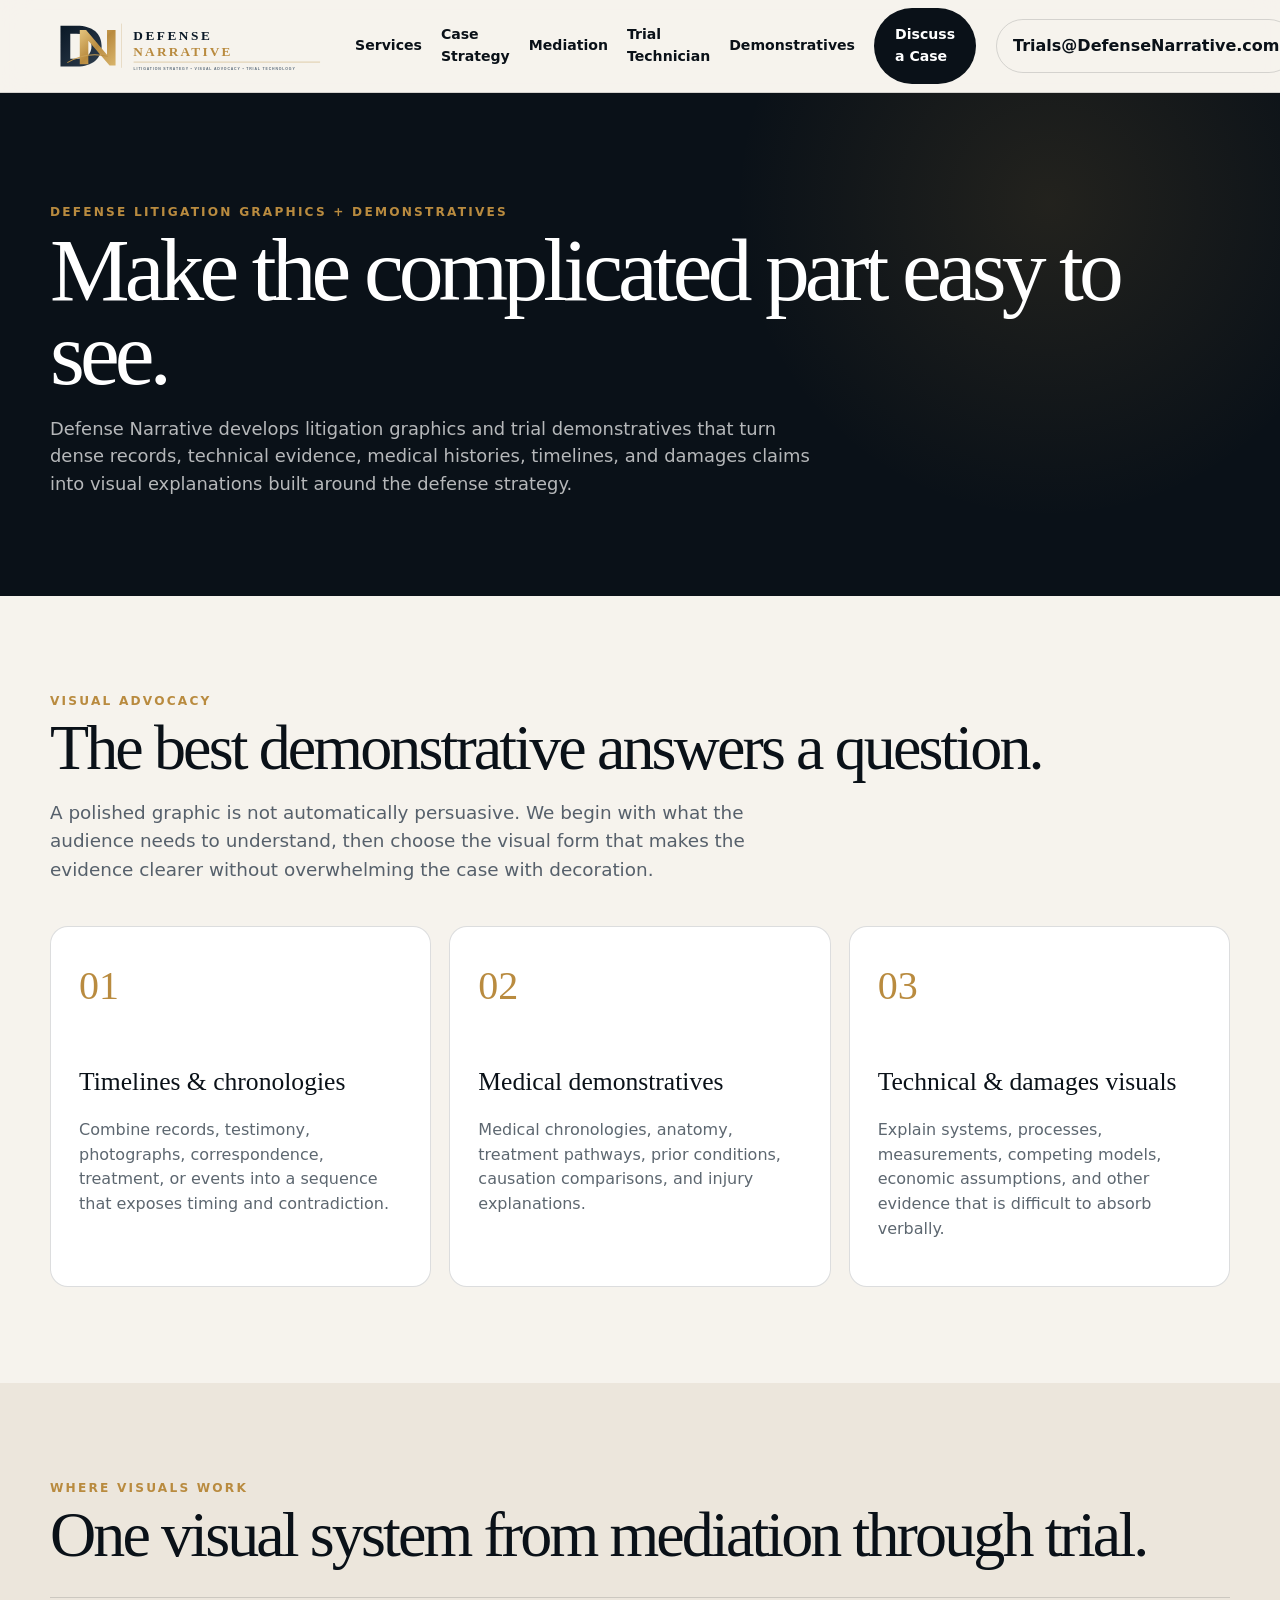
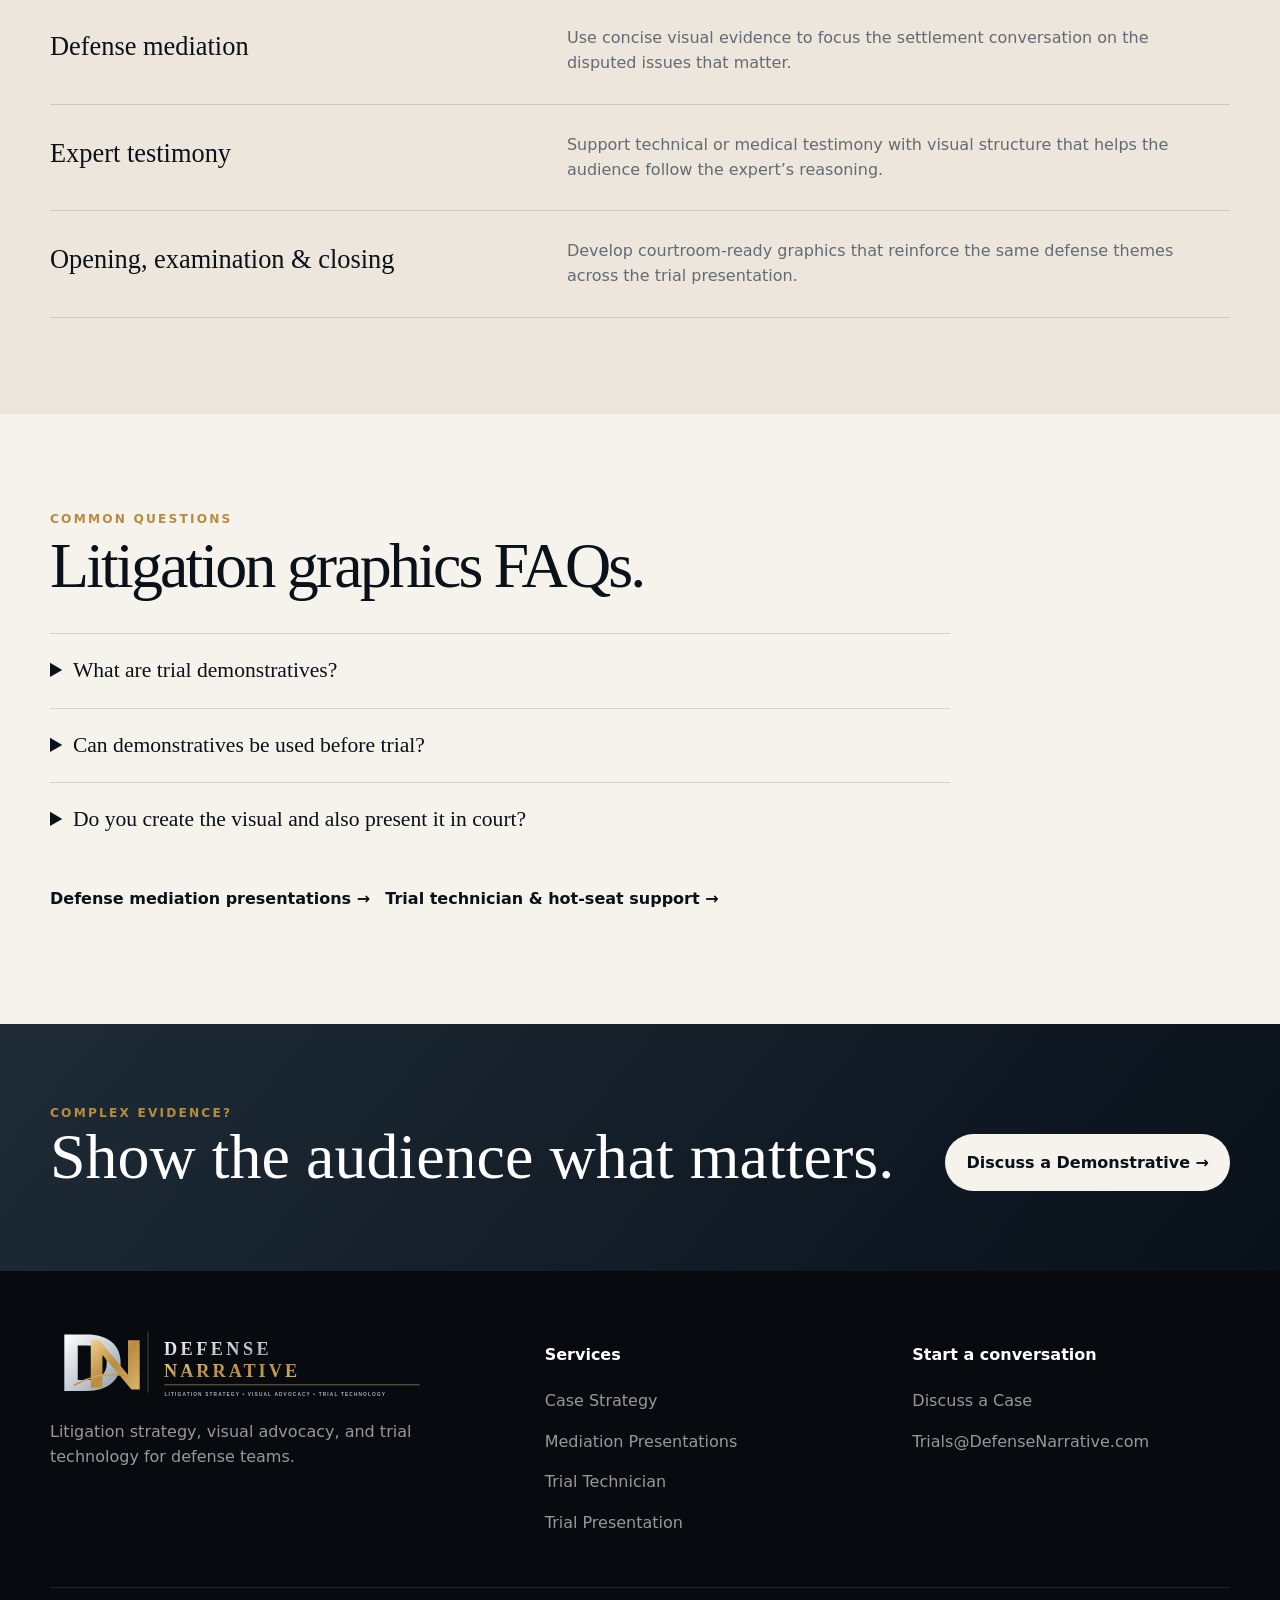
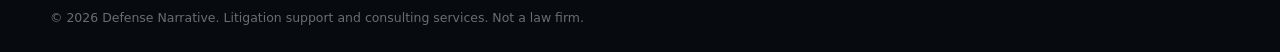
<file: litigation-graphics.html>
<!doctype html><html lang="en"><head><meta charset="utf-8"><meta name="viewport" content="width=device-width,initial-scale=1"><title>Defense Litigation Graphics & Trial Demonstratives | Defense Narrative</title><meta name="description" content="Defense litigation graphics and trial demonstratives including timelines, medical chronologies, technical illustrations, comparisons, damages visuals, and courtroom-ready presentations."><link rel="canonical" href="https://defensenarrative.com/litigation-graphics.html"><link rel="icon" href="/favicon.svg" type="image/svg+xml"><meta name="robots" content="index,follow,max-image-preview:large"><meta property="og:type" content="website"><meta property="og:site_name" content="Defense Narrative"><meta property="og:title" content="Defense Litigation Graphics & Trial Demonstratives"><meta property="og:description" content="Make complex defense evidence easier to understand, compare, and remember."><meta property="og:url" content="https://defensenarrative.com/litigation-graphics.html"><link rel="stylesheet" href="styles.css"><script type="application/ld+json">{"@context":"https://schema.org","@graph":[{"@type":"Service","name":"Defense Litigation Graphics and Trial Demonstratives","url":"https://defensenarrative.com/litigation-graphics.html","provider":{"@type":"Organization","name":"Defense Narrative","url":"https://defensenarrative.com/","email":"Trials@DefenseNarrative.com"},"serviceType":["Litigation graphics","Trial demonstratives","Medical timelines","Chronologies","Technical illustrations","Damages visuals"]},{"@type":"FAQPage","mainEntity":[{"@type":"Question","name":"What are trial demonstratives?","acceptedAnswer":{"@type":"Answer","text":"Trial demonstratives are visual aids used to explain testimony, chronology, technical concepts, medical evidence, comparisons, or damages. They help an audience understand relationships in the evidence that may be difficult to follow through testimony alone."}},{"@type":"Question","name":"Can demonstratives be used before trial?","acceptedAnswer":{"@type":"Answer","text":"Yes. Litigation graphics can be valuable during mediation, settlement discussions, expert preparation, internal case analysis, and trial preparation as well as in court."}}]}]}</script></head><body><header><div class="container nav"><a class="logo-link" href="/" aria-label="Defense Narrative home"><img src="assets/defense-narrative-logo-light.svg" alt="Defense Narrative"></a><nav class="navlinks"><a href="index.html#services">Services</a><a href="case-strategy.html">Case Strategy</a><a href="mediation.html">Mediation</a><a href="trial-technician.html">Trial Technician</a><a href="litigation-graphics.html">Demonstratives</a><a href="contact.html" class="btn primary">Discuss a Case</a></nav><div class="nav-contact"><a class="email-link" href="mailto:Trials@DefenseNarrative.com">Trials@DefenseNarrative.com</a></div><button class="menu" aria-label="Open navigation">Menu</button></div></header><main><section class="pagehero"><div class="container"><div class="eyebrow">Defense litigation graphics + demonstratives</div><h1>Make the complicated part easy to see.</h1><p>Defense Narrative develops litigation graphics and trial demonstratives that turn dense records, technical evidence, medical histories, timelines, and damages claims into visual explanations built around the defense strategy.</p></div></section><section class="section"><div class="container"><div class="eyebrow">Visual advocacy</div><h2>The best demonstrative answers a question.</h2><p class="lead keyword-intro">A polished graphic is not automatically persuasive. We begin with what the audience needs to understand, then choose the visual form that makes the evidence clearer without overwhelming the case with decoration.</p><div class="grid3"><article class="card"><div class="num">01</div><h3>Timelines & chronologies</h3><p>Combine records, testimony, photographs, correspondence, treatment, or events into a sequence that exposes timing and contradiction.</p></article><article class="card"><div class="num">02</div><h3>Medical demonstratives</h3><p>Medical chronologies, anatomy, treatment pathways, prior conditions, causation comparisons, and injury explanations.</p></article><article class="card"><div class="num">03</div><h3>Technical & damages visuals</h3><p>Explain systems, processes, measurements, competing models, economic assumptions, and other evidence that is difficult to absorb verbally.</p></article></div></div></section><section class="section case-band"><div class="container"><div class="eyebrow">Where visuals work</div><h2>One visual system from mediation through trial.</h2><div class="service-list"><div class="service-row"><h3>Defense mediation</h3><p>Use concise visual evidence to focus the settlement conversation on the disputed issues that matter.</p><span></span></div><div class="service-row"><h3>Expert testimony</h3><p>Support technical or medical testimony with visual structure that helps the audience follow the expert’s reasoning.</p><span></span></div><div class="service-row"><h3>Opening, examination & closing</h3><p>Develop courtroom-ready graphics that reinforce the same defense themes across the trial presentation.</p><span></span></div></div></div></section><section class="section"><div class="container"><div class="eyebrow">Common questions</div><h2>Litigation graphics FAQs.</h2><div class="faq"><details><summary>What are trial demonstratives?</summary><p>They are visual aids designed to explain testimony, chronology, technical concepts, medical evidence, comparisons, or damages. The strongest demonstratives make a specific point in the case easier to understand.</p></details><details><summary>Can demonstratives be used before trial?</summary><p>Yes. They can be useful in mediation, settlement discussions, expert preparation, internal case analysis, and trial preparation—not only in the courtroom.</p></details><details><summary>Do you create the visual and also present it in court?</summary><p>Defense Narrative can connect demonstrative development with trial presentation support so the graphics are designed with the courtroom workflow and trial strategy in mind.</p></details></div><p style="margin-top:30px"><a href="mediation.html"><b>Defense mediation presentations →</b></a> &nbsp; <a href="trial-technician.html"><b>Trial technician & hot-seat support →</b></a></p></div></section></main><section class="cta"><div class="container cta-inner"><div><div class="eyebrow">Complex evidence?</div><h2>Show the audience what matters.</h2></div><a class="btn light" href="contact.html">Discuss a Demonstrative →</a></div></section><footer><div class="container"><div class="footer-grid"><div><img class="footer-logo" src="assets/defense-narrative-logo.svg" alt="Defense Narrative"><p>Litigation strategy, visual advocacy, and trial technology for defense teams.</p></div><div><h4>Services</h4><p><a href="case-strategy.html">Case Strategy</a></p><p><a href="mediation.html">Mediation Presentations</a></p><p><a href="trial-technician.html">Trial Technician</a></p><p><a href="trial.html">Trial Presentation</a></p></div><div><h4>Start a conversation</h4><p><a href="contact.html">Discuss a Case</a></p><p><a href="mailto:Trials@DefenseNarrative.com">Trials@DefenseNarrative.com</a></p></div></div><div class="legal">© 2026 Defense Narrative. Litigation support and consulting services. Not a law firm.</div></div></footer><script src="script.js" defer></script></body></html>
</file>
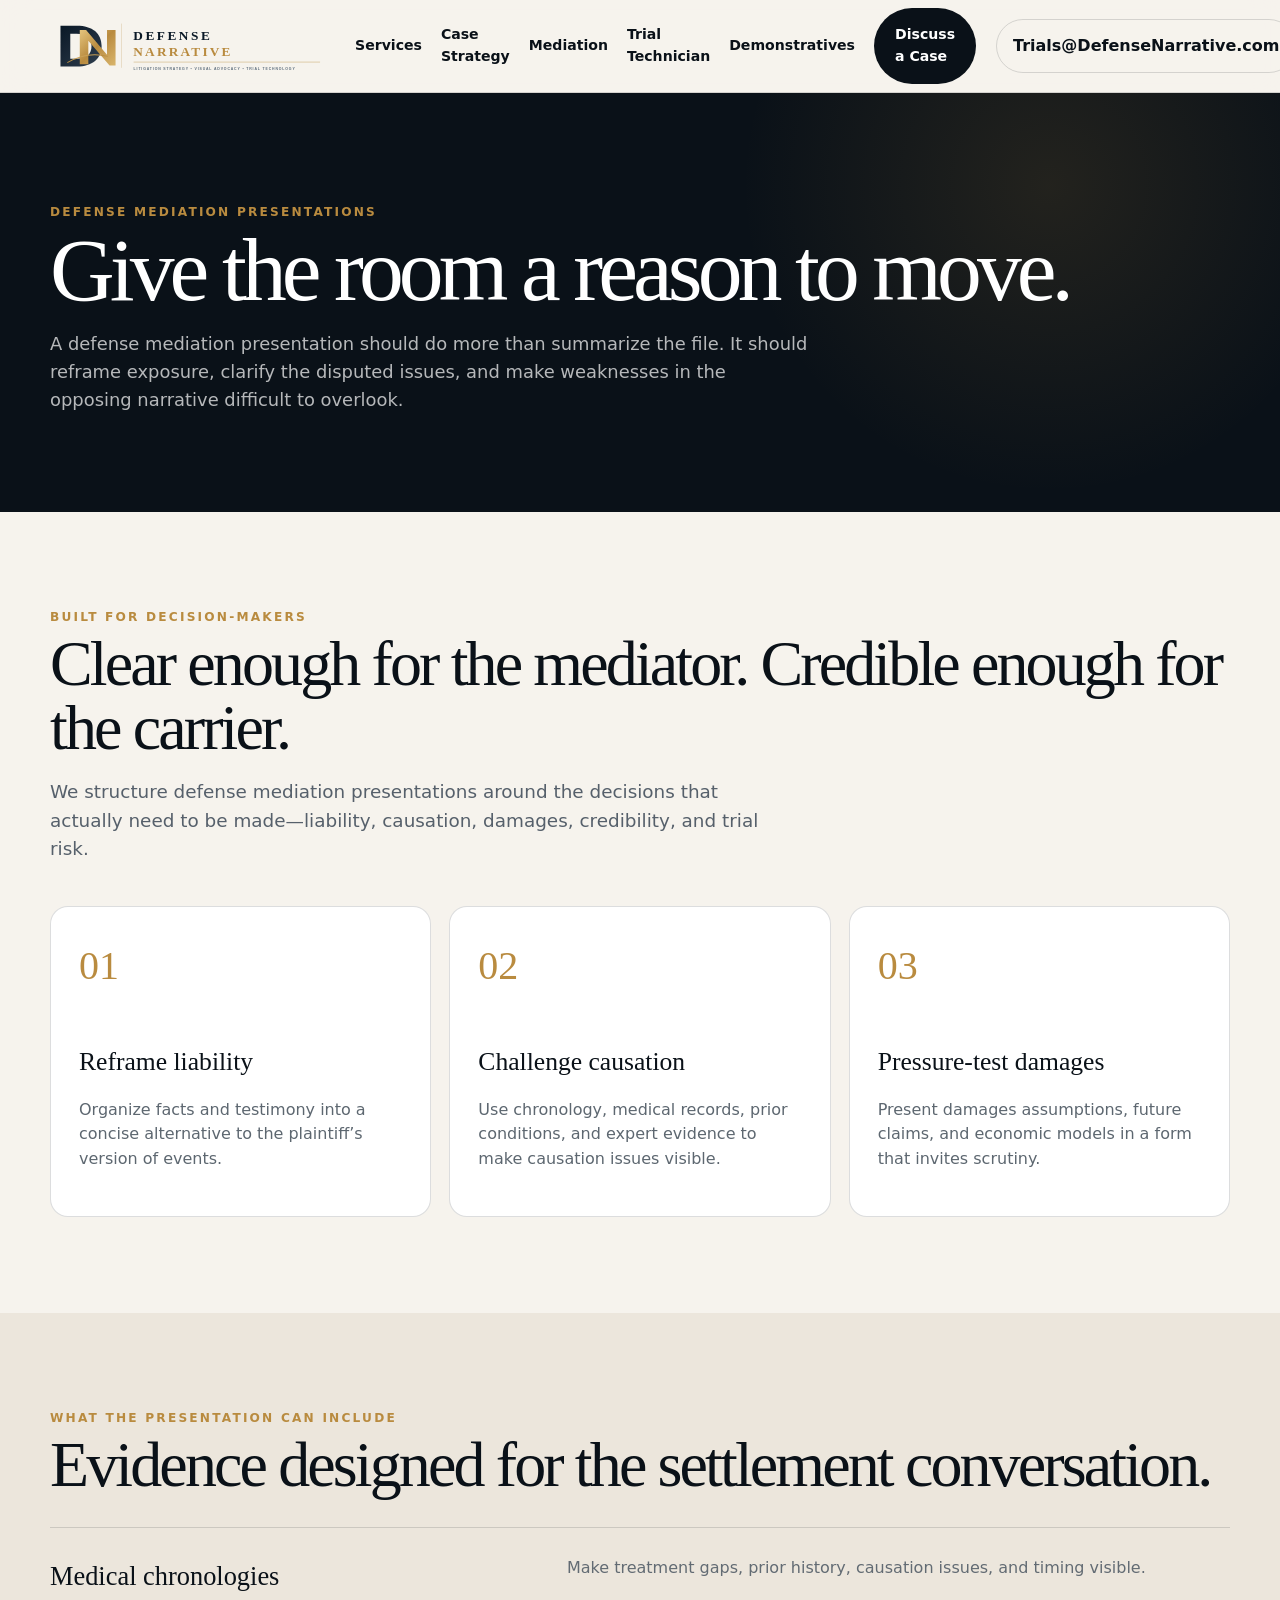
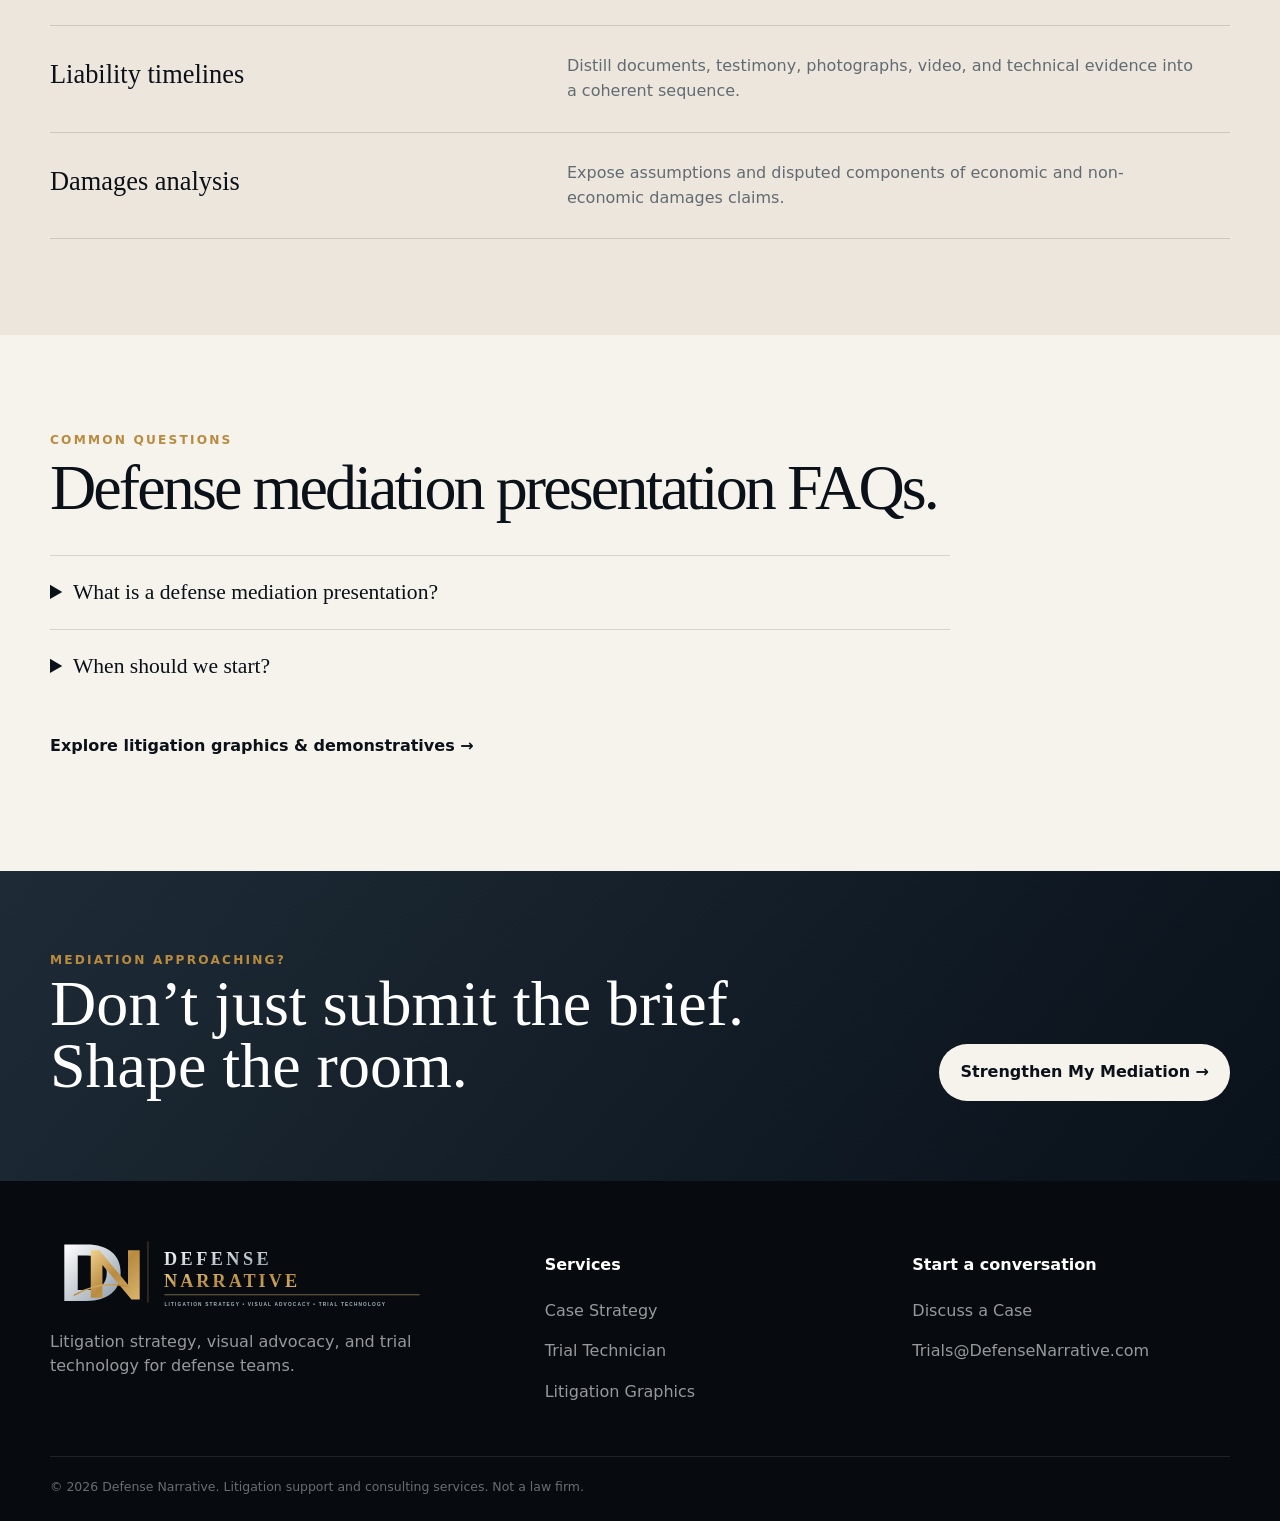
<file: mediation.html>
<!doctype html><html lang="en"><head><meta charset="utf-8"><meta name="viewport" content="width=device-width,initial-scale=1"><title>Defense Mediation Presentation Services | Defense Narrative</title><meta name="description" content="Persuasive defense mediation presentations that clarify liability, causation, damages, credibility, and trial risk for mediators, carriers, and decision-makers."><link rel="canonical" href="https://defensenarrative.com/mediation.html"><link rel="icon" href="/favicon.svg" type="image/svg+xml"><meta name="robots" content="index,follow,max-image-preview:large"><meta property="og:type" content="website"><meta property="og:site_name" content="Defense Narrative"><meta property="og:title" content="Defense Mediation Presentation Services"><meta property="og:description" content="Don’t just submit the brief. Shape the room."><meta property="og:url" content="https://defensenarrative.com/mediation.html"><link rel="stylesheet" href="styles.css"><script type="application/ld+json">{"@context":"https://schema.org","@graph":[{"@type":"Service","name":"Defense Mediation Presentation Services","url":"https://defensenarrative.com/mediation.html","provider":{"@type":"Organization","name":"Defense Narrative","url":"https://defensenarrative.com/","email":"Trials@DefenseNarrative.com"},"description":"Strategic defense mediation presentations focused on liability, causation, damages, credibility and trial risk."},{"@type":"FAQPage","mainEntity":[{"@type":"Question","name":"What is a defense mediation presentation?","acceptedAnswer":{"@type":"Answer","text":"A defense mediation presentation organizes the strongest liability, causation, damages and credibility evidence into a concise visual narrative designed for mediators, carriers and opposing decision-makers."}},{"@type":"Question","name":"When should a defense team begin preparing a mediation presentation?","acceptedAnswer":{"@type":"Answer","text":"The best time is before the final mediation push so the team can identify missing evidence, chronology conflicts and visual opportunities while there is still time to develop them."}}]}]}</script></head><body><header><div class="container nav"><a class="logo-link" href="/" aria-label="Defense Narrative home"><img src="assets/defense-narrative-logo-light.svg" alt="Defense Narrative"></a><nav class="navlinks"><a href="index.html#services">Services</a><a href="case-strategy.html">Case Strategy</a><a href="mediation.html">Mediation</a><a href="trial-technician.html">Trial Technician</a><a href="litigation-graphics.html">Demonstratives</a><a href="contact.html" class="btn primary">Discuss a Case</a></nav><div class="nav-contact"><a class="email-link" href="mailto:Trials@DefenseNarrative.com">Trials@DefenseNarrative.com</a></div><button class="menu" aria-label="Open navigation">Menu</button></div></header><main><section class="pagehero"><div class="container"><div class="eyebrow">Defense mediation presentations</div><h1>Give the room a reason to move.</h1><p>A defense mediation presentation should do more than summarize the file. It should reframe exposure, clarify the disputed issues, and make weaknesses in the opposing narrative difficult to overlook.</p></div></section><section class="section"><div class="container"><div class="eyebrow">Built for decision-makers</div><h2>Clear enough for the mediator. Credible enough for the carrier.</h2><p class="lead">We structure defense mediation presentations around the decisions that actually need to be made—liability, causation, damages, credibility, and trial risk.</p><div class="grid3"><article class="card"><div class="num">01</div><h3>Reframe liability</h3><p>Organize facts and testimony into a concise alternative to the plaintiff’s version of events.</p></article><article class="card"><div class="num">02</div><h3>Challenge causation</h3><p>Use chronology, medical records, prior conditions, and expert evidence to make causation issues visible.</p></article><article class="card"><div class="num">03</div><h3>Pressure-test damages</h3><p>Present damages assumptions, future claims, and economic models in a form that invites scrutiny.</p></article></div></div></section><section class="section case-band"><div class="container"><div class="eyebrow">What the presentation can include</div><h2>Evidence designed for the settlement conversation.</h2><div class="service-list"><div class="service-row"><h3>Medical chronologies</h3><p>Make treatment gaps, prior history, causation issues, and timing visible.</p><span></span></div><div class="service-row"><h3>Liability timelines</h3><p>Distill documents, testimony, photographs, video, and technical evidence into a coherent sequence.</p><span></span></div><div class="service-row"><h3>Damages analysis</h3><p>Expose assumptions and disputed components of economic and non-economic damages claims.</p><span></span></div></div></div></section><section class="section"><div class="container"><div class="eyebrow">Common questions</div><h2>Defense mediation presentation FAQs.</h2><div class="faq"><details><summary>What is a defense mediation presentation?</summary><p>It is a visual, strategically organized presentation of the defense case designed to help mediators, carriers, counsel, and other decision-makers quickly understand the strongest liability, causation, credibility, and damages points.</p></details><details><summary>When should we start?</summary><p>Before the final mediation sprint. Starting early gives the team time to identify missing exhibits, chronology problems, contradictory testimony, and demonstratives worth developing.</p></details></div><p style="margin-top:30px"><a href="litigation-graphics.html"><b>Explore litigation graphics & demonstratives →</b></a></p></div></section></main><section class="cta"><div class="container cta-inner"><div><div class="eyebrow">Mediation approaching?</div><h2>Don’t just submit the brief.<br>Shape the room.</h2></div><a class="btn light" href="contact.html">Strengthen My Mediation →</a></div></section><footer><div class="container"><div class="footer-grid"><div><img class="footer-logo" src="assets/defense-narrative-logo.svg" alt="Defense Narrative"><p>Litigation strategy, visual advocacy, and trial technology for defense teams.</p></div><div><h4>Services</h4><p><a href="case-strategy.html">Case Strategy</a></p><p><a href="trial-technician.html">Trial Technician</a></p><p><a href="litigation-graphics.html">Litigation Graphics</a></p></div><div><h4>Start a conversation</h4><p><a href="contact.html">Discuss a Case</a></p><p><a href="mailto:Trials@DefenseNarrative.com">Trials@DefenseNarrative.com</a></p></div></div><div class="legal">© 2026 Defense Narrative. Litigation support and consulting services. Not a law firm.</div></div></footer><script src="script.js" defer></script></body></html>
</file>
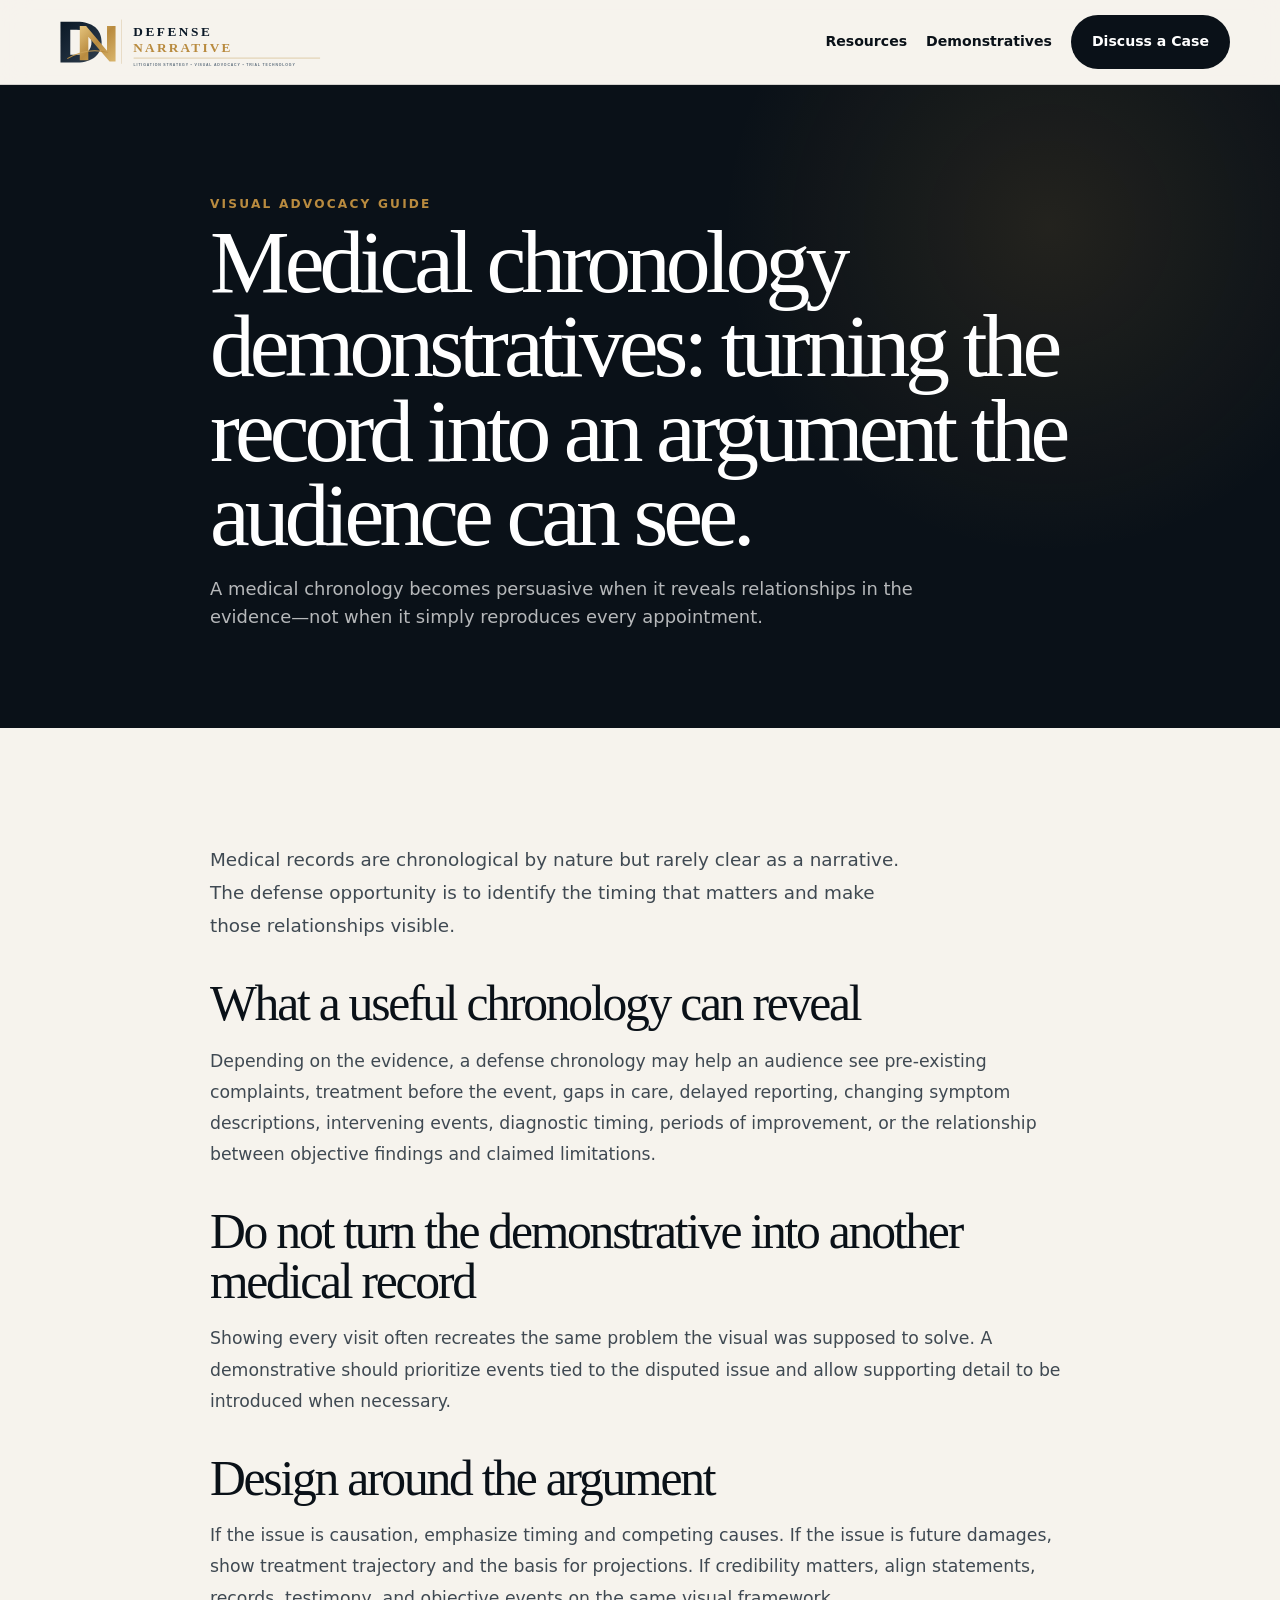
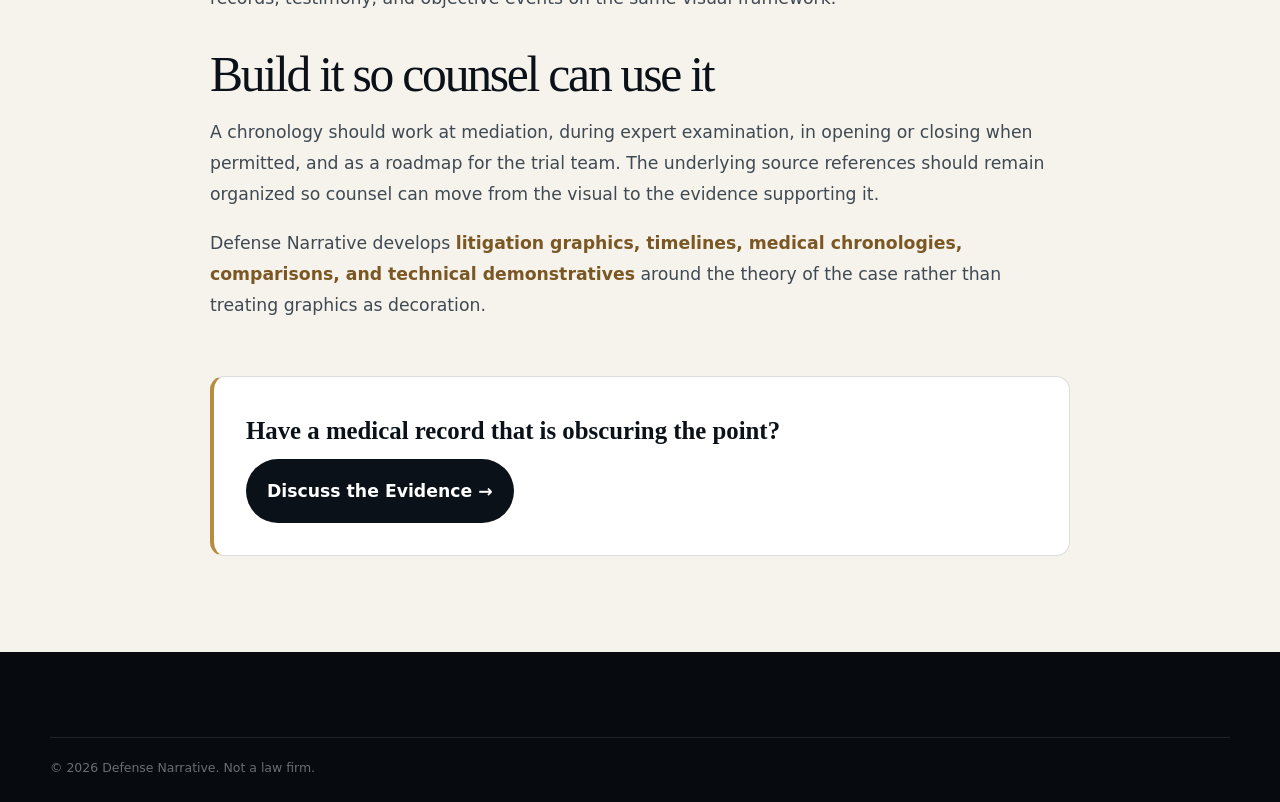
<file: medical-chronology-demonstratives.html>
<!doctype html><html lang="en"><head><meta charset="utf-8"><meta name="viewport" content="width=device-width,initial-scale=1"><title>Medical Chronology Demonstratives for Defense Litigation</title><meta name="description" content="Learn how defense teams can use medical chronology demonstratives to clarify treatment history, causation, prior conditions, treatment gaps, and damages claims."><link rel="canonical" href="https://defensenarrative.com/medical-chronology-demonstratives.html"><link rel="icon" href="/favicon.svg" type="image/svg+xml"><meta property="og:type" content="article"><meta property="og:site_name" content="Defense Narrative"><meta property="og:title" content="Medical Chronology Demonstratives for Defense Litigation"><meta property="og:description" content="Learn how defense teams can use medical chronology demonstratives to clarify treatment history, causation, prior conditions, treatment gaps, and damages claims."><meta property="og:url" content="https://defensenarrative.com/medical-chronology-demonstratives.html"><link rel="stylesheet" href="styles.css"><script type="application/ld+json">{"@context":"https://schema.org","@type":"Article","headline":"Medical Chronology Demonstratives for Defense Litigation","description":"Learn how defense teams can use medical chronology demonstratives to clarify treatment history, causation, prior conditions, treatment gaps, and damages claims.","mainEntityOfPage":"https://defensenarrative.com/medical-chronology-demonstratives.html","datePublished":"2026-08-28","dateModified":"2026-09-11","author":{"@type":"Organization","name":"Defense Narrative","url":"https://defensenarrative.com/"},"publisher":{"@type":"Organization","name":"Defense Narrative","url":"https://defensenarrative.com/"},"inLanguage":"en-US"}</script><meta name="robots" content="index,follow,max-image-preview:large"></head><body><header><div class="container nav"><a class="logo-link" href="/" aria-label="Defense Narrative home"><img src="assets/defense-narrative-logo-light.svg" alt="Defense Narrative"></a><nav class="navlinks"><a href="resources.html">Resources</a><a href="litigation-graphics.html">Demonstratives</a><a href="contact.html" class="btn primary">Discuss a Case</a></nav><button class="menu" aria-label="Open navigation">Menu</button></div></header><main><article><section class="pagehero"><div class="container article-width"><div class="eyebrow">Visual advocacy guide</div><h1>Medical chronology demonstratives: turning the record into an argument the audience can see.</h1><p>A medical chronology becomes persuasive when it reveals relationships in the evidence—not when it simply reproduces every appointment.</p></div></section><section class="section"><div class="container article-width article-copy"><p class="lead">Medical records are chronological by nature but rarely clear as a narrative. The defense opportunity is to identify the timing that matters and make those relationships visible.</p><h2>What a useful chronology can reveal</h2><p>Depending on the evidence, a defense chronology may help an audience see pre-existing complaints, treatment before the event, gaps in care, delayed reporting, changing symptom descriptions, intervening events, diagnostic timing, periods of improvement, or the relationship between objective findings and claimed limitations.</p><h2>Do not turn the demonstrative into another medical record</h2><p>Showing every visit often recreates the same problem the visual was supposed to solve. A demonstrative should prioritize events tied to the disputed issue and allow supporting detail to be introduced when necessary.</p><h2>Design around the argument</h2><p>If the issue is causation, emphasize timing and competing causes. If the issue is future damages, show treatment trajectory and the basis for projections. If credibility matters, align statements, records, testimony, and objective events on the same visual framework.</p><h2>Build it so counsel can use it</h2><p>A chronology should work at mediation, during expert examination, in opening or closing when permitted, and as a roadmap for the trial team. The underlying source references should remain organized so counsel can move from the visual to the evidence supporting it.</p><p>Defense Narrative develops <a href="litigation-graphics.html"><b>litigation graphics, timelines, medical chronologies, comparisons, and technical demonstratives</b></a> around the theory of the case rather than treating graphics as decoration.</p><div class="article-cta"><h3>Have a medical record that is obscuring the point?</h3><a class="btn primary" href="contact.html">Discuss the Evidence →</a></div></div></section></article></main><footer><div class="container"><div class="legal">© 2026 Defense Narrative. Not a law firm.</div></div></footer><script src="script.js" defer></script></body></html>
</file>
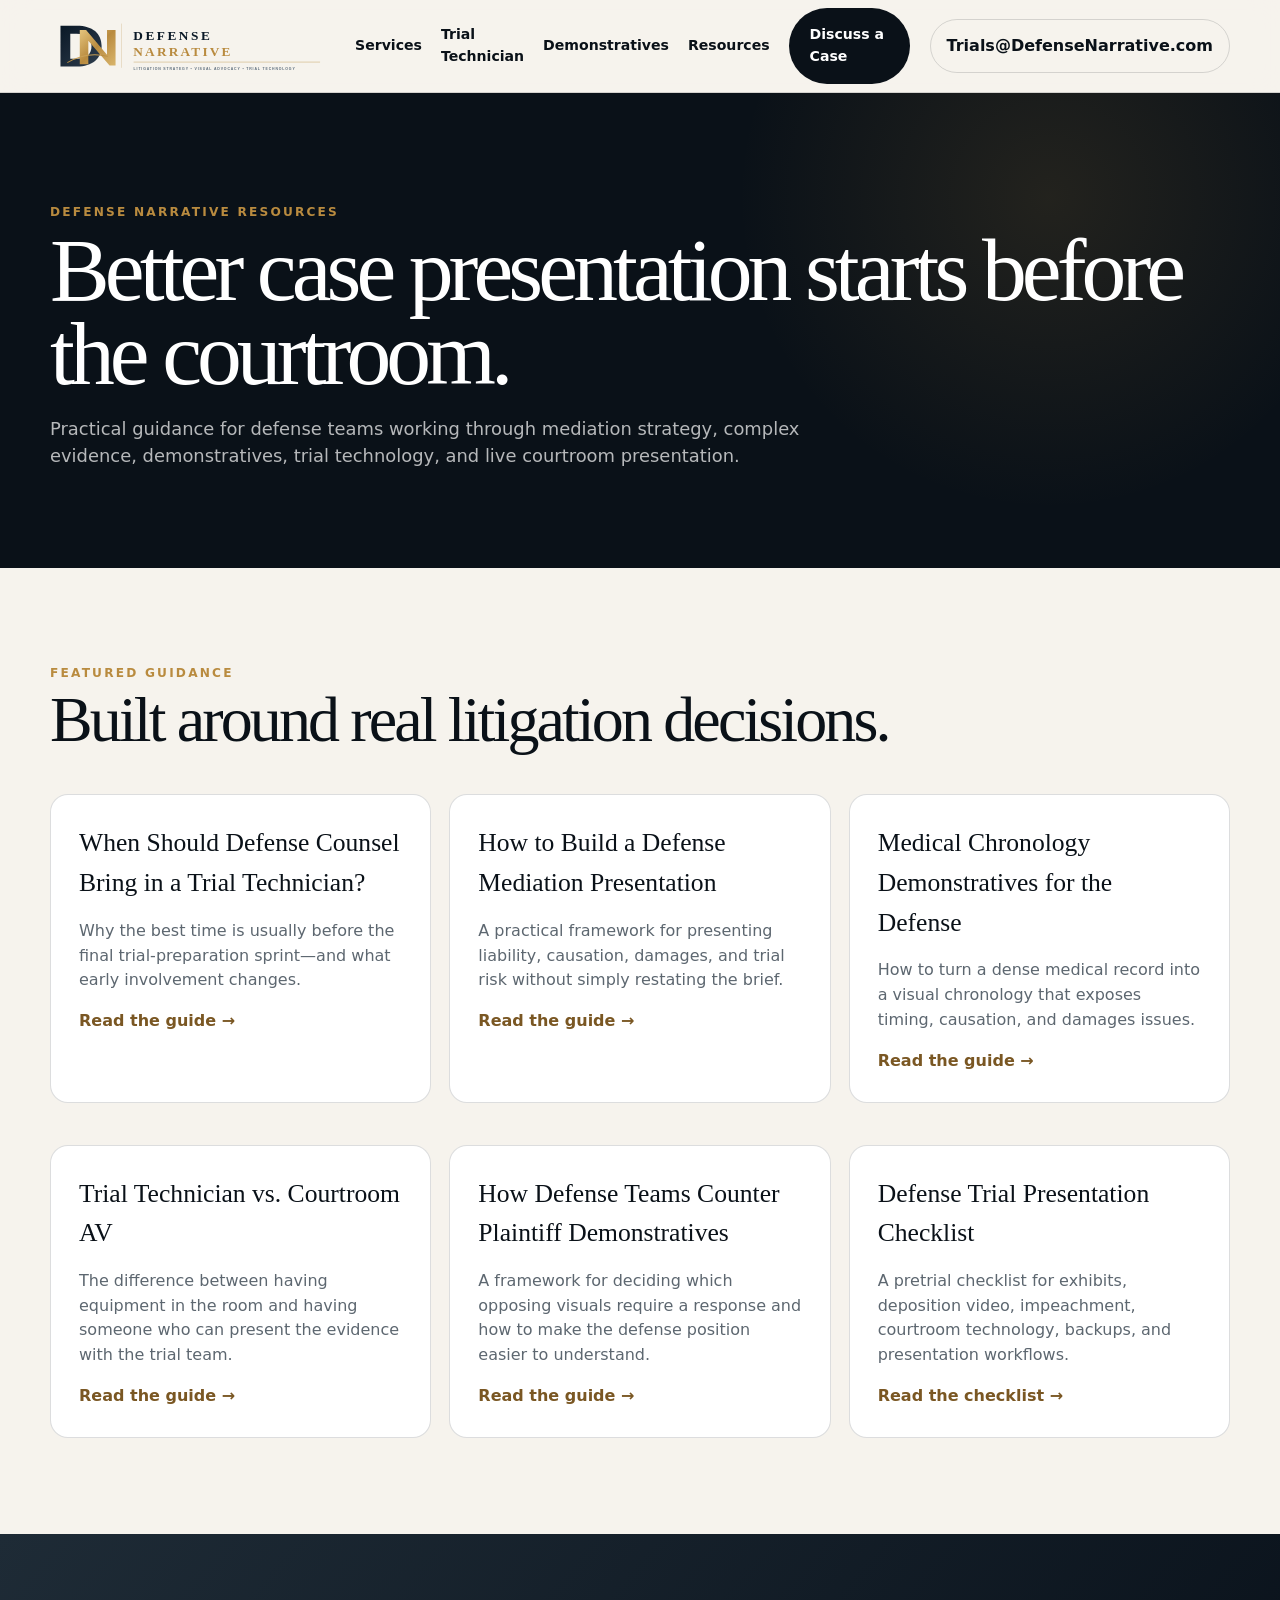
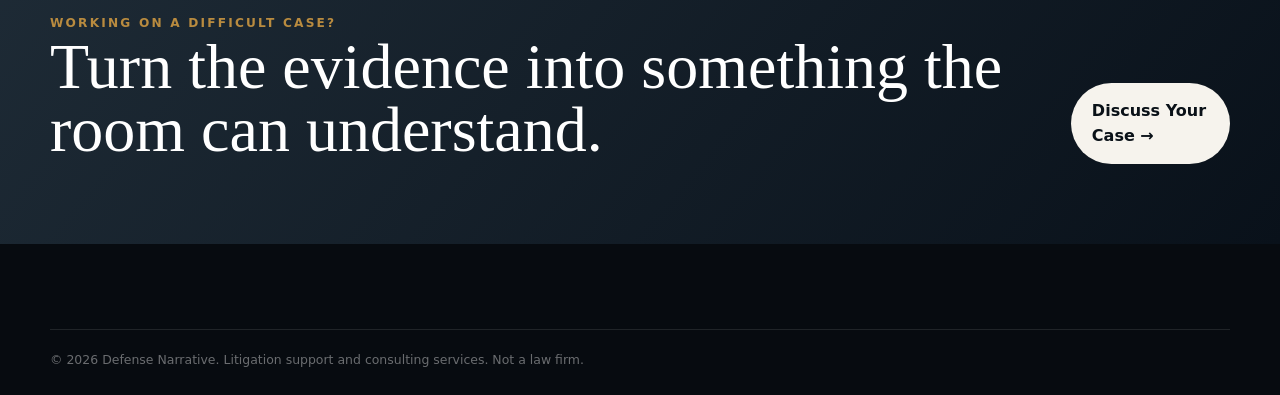
<file: resources.html>
<!doctype html><html lang="en"><head><meta charset="utf-8"><meta name="viewport" content="width=device-width,initial-scale=1"><title>Defense Trial Strategy Resources | Defense Narrative</title><meta name="description" content="Practical resources for defense attorneys on mediation presentations, trial technology, litigation graphics, medical chronologies, and courtroom presentation strategy."><link rel="canonical" href="https://defensenarrative.com/resources.html"><link rel="icon" href="/favicon.svg" type="image/svg+xml"><meta name="robots" content="index,follow,max-image-preview:large"><meta property="og:type" content="website"><meta property="og:site_name" content="Defense Narrative"><meta property="og:title" content="Defense Trial Strategy Resources | Defense Narrative"><meta property="og:description" content="Practical presentation and trial technology guidance built for defense litigation teams."><meta property="og:url" content="https://defensenarrative.com/resources.html"><link rel="stylesheet" href="styles.css"></head><body><header><div class="container nav"><a class="logo-link" href="/"><img src="assets/defense-narrative-logo-light.svg" alt="Defense Narrative"></a><nav class="navlinks"><a href="index.html#services">Services</a><a href="trial-technician.html">Trial Technician</a><a href="litigation-graphics.html">Demonstratives</a><a href="resources.html">Resources</a><a href="contact.html" class="btn primary">Discuss a Case</a></nav><div class="nav-contact"><a class="email-link" href="mailto:Trials@DefenseNarrative.com">Trials@DefenseNarrative.com</a></div><button class="menu" aria-label="Open navigation">Menu</button></div></header><main><section class="pagehero"><div class="container"><div class="eyebrow">Defense Narrative resources</div><h1>Better case presentation starts before the courtroom.</h1><p>Practical guidance for defense teams working through mediation strategy, complex evidence, demonstratives, trial technology, and live courtroom presentation.</p></div></section><section class="section"><div class="container"><div class="eyebrow">Featured guidance</div><h2>Built around real litigation decisions.</h2><div class="grid3 resource-grid"><article class="card"><h3>When Should Defense Counsel Bring in a Trial Technician?</h3><p>Why the best time is usually before the final trial-preparation sprint—and what early involvement changes.</p><a href="when-to-hire-trial-technician.html"><b>Read the guide →</b></a></article><article class="card"><h3>How to Build a Defense Mediation Presentation</h3><p>A practical framework for presenting liability, causation, damages, and trial risk without simply restating the brief.</p><a href="defense-mediation-presentation-guide.html"><b>Read the guide →</b></a></article><article class="card"><h3>Medical Chronology Demonstratives for the Defense</h3><p>How to turn a dense medical record into a visual chronology that exposes timing, causation, and damages issues.</p><a href="medical-chronology-demonstratives.html"><b>Read the guide →</b></a></article></div><div class="grid3 resource-grid"><article class="card"><h3>Trial Technician vs. Courtroom AV</h3><p>The difference between having equipment in the room and having someone who can present the evidence with the trial team.</p><a href="trial-technician-vs-courtroom-av.html"><b>Read the guide →</b></a></article><article class="card"><h3>How Defense Teams Counter Plaintiff Demonstratives</h3><p>A framework for deciding which opposing visuals require a response and how to make the defense position easier to understand.</p><a href="counter-plaintiff-demonstratives.html"><b>Read the guide →</b></a></article><article class="card"><h3>Defense Trial Presentation Checklist</h3><p>A pretrial checklist for exhibits, deposition video, impeachment, courtroom technology, backups, and presentation workflows.</p><a href="defense-trial-presentation-checklist.html"><b>Read the checklist →</b></a></article></div></div></section></main><section class="cta"><div class="container cta-inner"><div><div class="eyebrow">Working on a difficult case?</div><h2>Turn the evidence into something the room can understand.</h2></div><a class="btn light" href="contact.html">Discuss Your Case →</a></div></section><footer><div class="container"><div class="legal">© 2026 Defense Narrative. Litigation support and consulting services. Not a law firm.</div></div></footer><script src="script.js" defer></script></body></html>
</file>
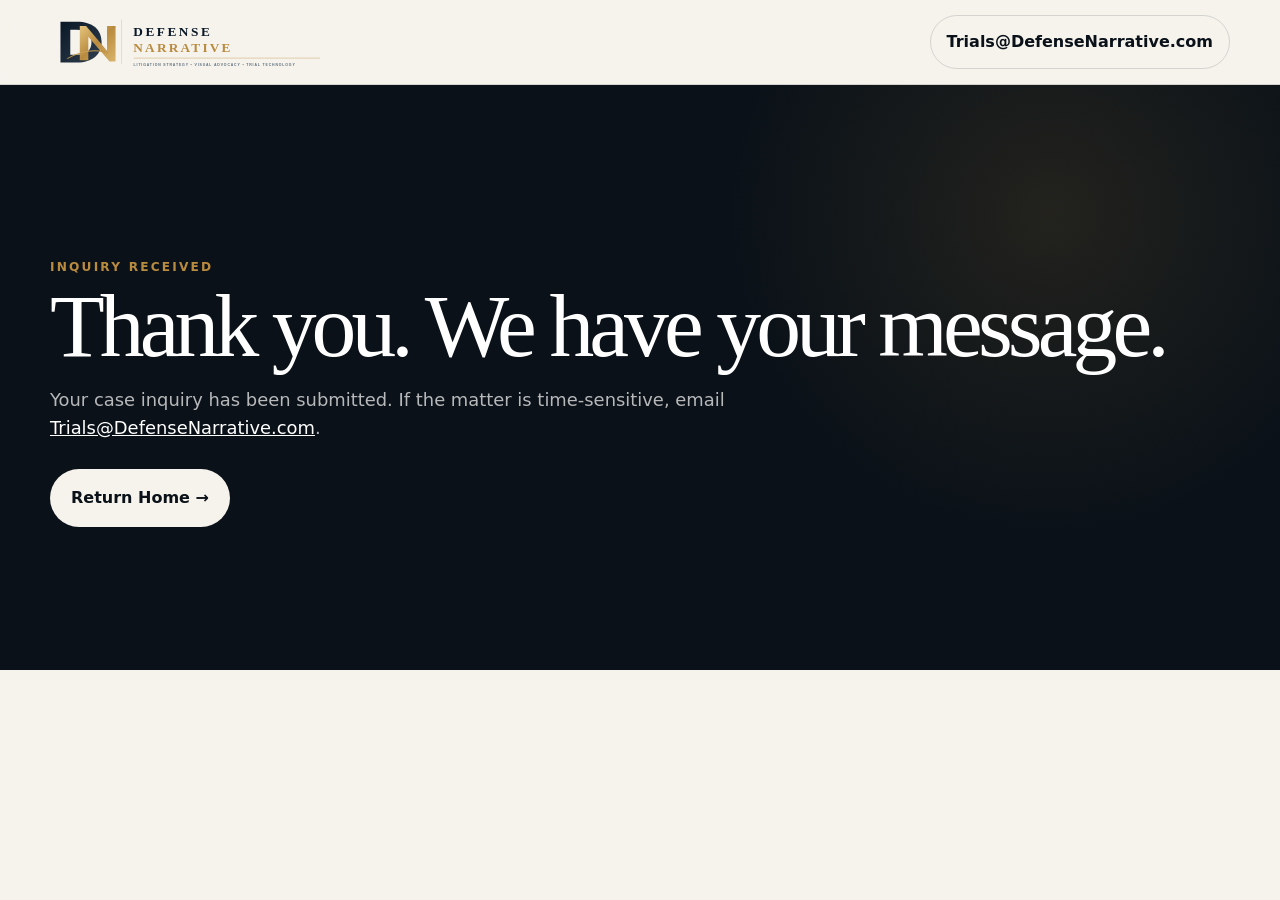
<file: thank-you.html>
<!doctype html><html lang="en"><head><meta charset="utf-8"><meta name="viewport" content="width=device-width,initial-scale=1"><title>Inquiry Received | Defense Narrative</title><meta name="robots" content="noindex,nofollow"><link rel="icon" href="/favicon.svg" type="image/svg+xml"><link rel="stylesheet" href="styles.css"></head><body><header><div class="container nav"><a class="logo-link" href="/"><img src="assets/defense-narrative-logo-light.svg" alt="Defense Narrative"></a><div class="nav-contact"><a class="email-link" href="mailto:Trials@DefenseNarrative.com">Trials@DefenseNarrative.com</a></div></div></header><main><section class="pagehero" style="min-height:65vh;display:flex;align-items:center"><div class="container"><div class="eyebrow">Inquiry received</div><h1>Thank you. We have your message.</h1><p>Your case inquiry has been submitted. If the matter is time-sensitive, email <a href="mailto:Trials@DefenseNarrative.com" style="color:#fff;text-decoration:underline">Trials@DefenseNarrative.com</a>.</p><div style="margin-top:28px"><a class="btn light" href="/">Return Home →</a></div></div></section></main></body></html>
</file>
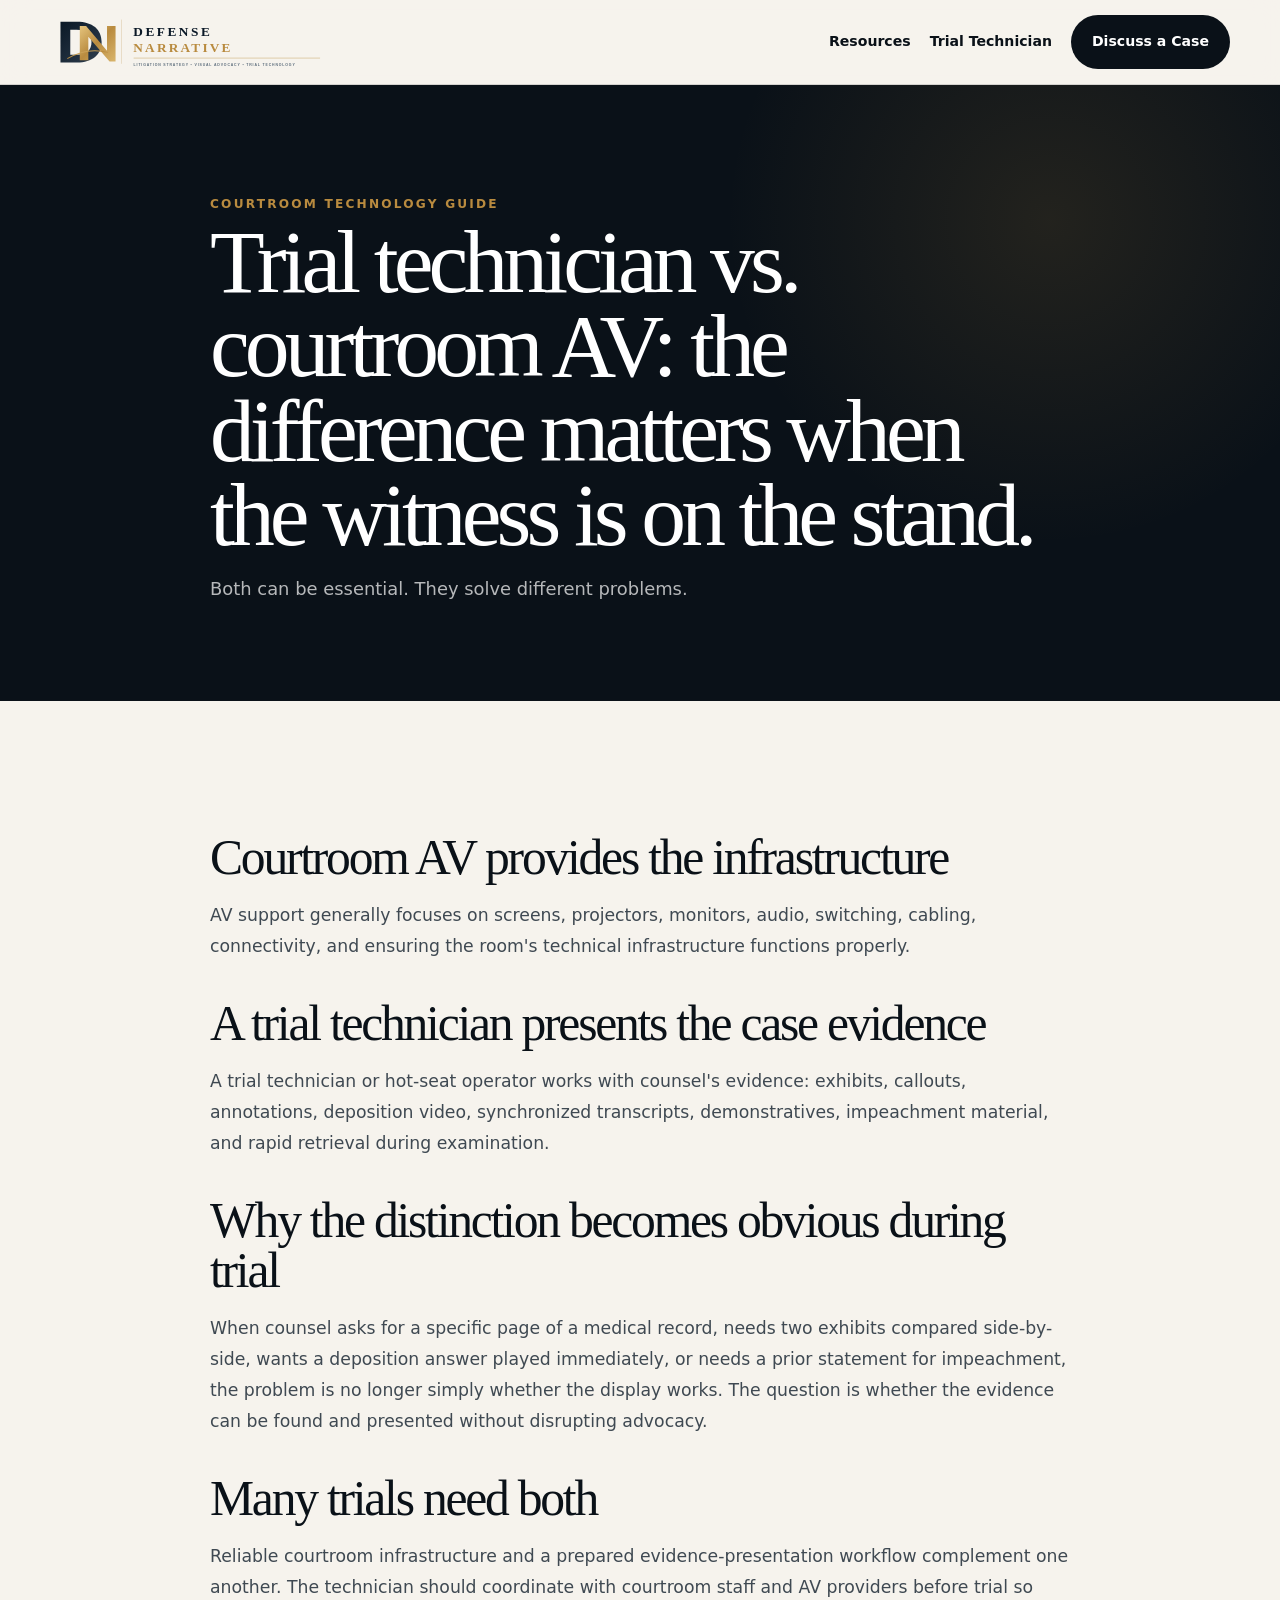
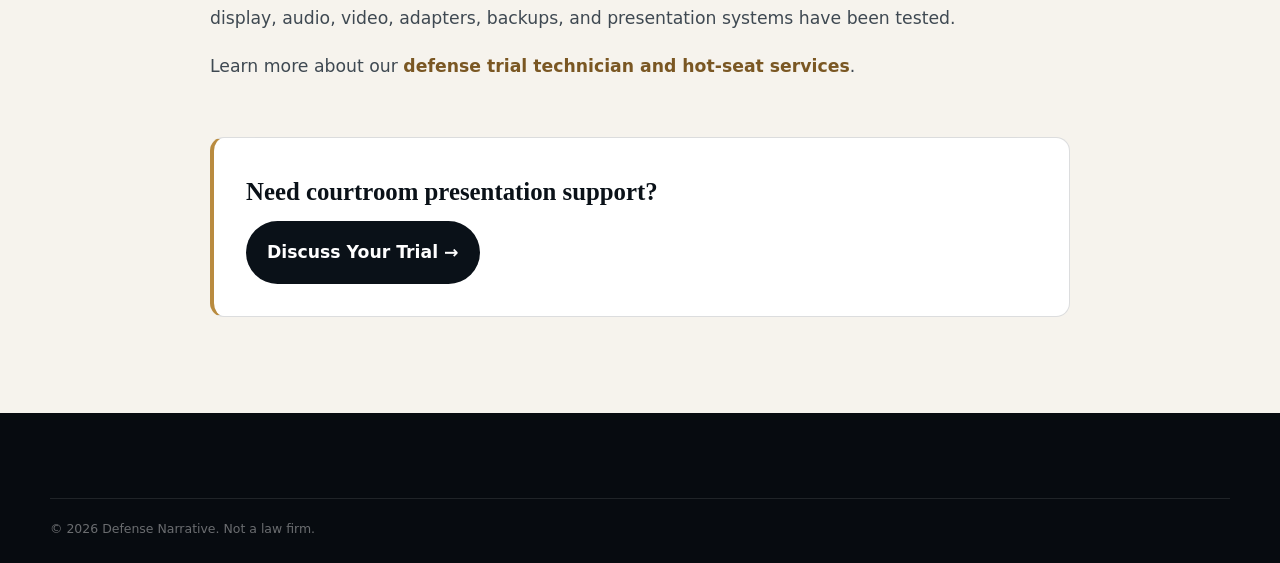
<file: trial-technician-vs-courtroom-av.html>
<!doctype html><html lang="en"><head><meta charset="utf-8"><meta name="viewport" content="width=device-width,initial-scale=1"><title>Trial Technician vs Courtroom AV: What Defense Teams Need</title><meta name="description" content="Understand the difference between a trial technician or hot-seat operator and courtroom AV support, and when a defense trial team needs each."><link rel="canonical" href="https://defensenarrative.com/trial-technician-vs-courtroom-av.html"><link rel="icon" href="/favicon.svg" type="image/svg+xml"><meta property="og:type" content="article"><meta property="og:site_name" content="Defense Narrative"><meta property="og:title" content="Trial Technician vs Courtroom AV: What Defense Teams Need"><meta property="og:description" content="Understand the difference between a trial technician or hot-seat operator and courtroom AV support, and when a defense trial team needs each."><meta property="og:url" content="https://defensenarrative.com/trial-technician-vs-courtroom-av.html"><link rel="stylesheet" href="styles.css"><script type="application/ld+json">{"@context":"https://schema.org","@type":"Article","headline":"Trial Technician vs Courtroom AV: What Defense Teams Need","description":"Understand the difference between a trial technician or hot-seat operator and courtroom AV support, and when a defense trial team needs each.","mainEntityOfPage":"https://defensenarrative.com/trial-technician-vs-courtroom-av.html","datePublished":"2026-08-28","dateModified":"2026-09-11","author":{"@type":"Organization","name":"Defense Narrative","url":"https://defensenarrative.com/"},"publisher":{"@type":"Organization","name":"Defense Narrative","url":"https://defensenarrative.com/"},"inLanguage":"en-US"}</script><meta name="robots" content="index,follow,max-image-preview:large"></head><body><header><div class="container nav"><a class="logo-link" href="/" aria-label="Defense Narrative home"><img src="assets/defense-narrative-logo-light.svg" alt="Defense Narrative"></a><nav class="navlinks"><a href="resources.html">Resources</a><a href="trial-technician.html">Trial Technician</a><a href="contact.html" class="btn primary">Discuss a Case</a></nav><button class="menu" aria-label="Open navigation">Menu</button></div></header><main><article><section class="pagehero"><div class="container article-width"><div class="eyebrow">Courtroom technology guide</div><h1>Trial technician vs. courtroom AV: the difference matters when the witness is on the stand.</h1><p>Both can be essential. They solve different problems.</p></div></section><section class="section"><div class="container article-width article-copy"><h2>Courtroom AV provides the infrastructure</h2><p>AV support generally focuses on screens, projectors, monitors, audio, switching, cabling, connectivity, and ensuring the room's technical infrastructure functions properly.</p><h2>A trial technician presents the case evidence</h2><p>A trial technician or hot-seat operator works with counsel's evidence: exhibits, callouts, annotations, deposition video, synchronized transcripts, demonstratives, impeachment material, and rapid retrieval during examination.</p><h2>Why the distinction becomes obvious during trial</h2><p>When counsel asks for a specific page of a medical record, needs two exhibits compared side-by-side, wants a deposition answer played immediately, or needs a prior statement for impeachment, the problem is no longer simply whether the display works. The question is whether the evidence can be found and presented without disrupting advocacy.</p><h2>Many trials need both</h2><p>Reliable courtroom infrastructure and a prepared evidence-presentation workflow complement one another. The technician should coordinate with courtroom staff and AV providers before trial so display, audio, video, adapters, backups, and presentation systems have been tested.</p><p>Learn more about our <a href="trial-technician.html"><b>defense trial technician and hot-seat services</b></a>.</p><div class="article-cta"><h3>Need courtroom presentation support?</h3><a class="btn primary" href="contact.html">Discuss Your Trial →</a></div></div></section></article></main><footer><div class="container"><div class="legal">© 2026 Defense Narrative. Not a law firm.</div></div></footer><script src="script.js" defer></script></body></html>
</file>
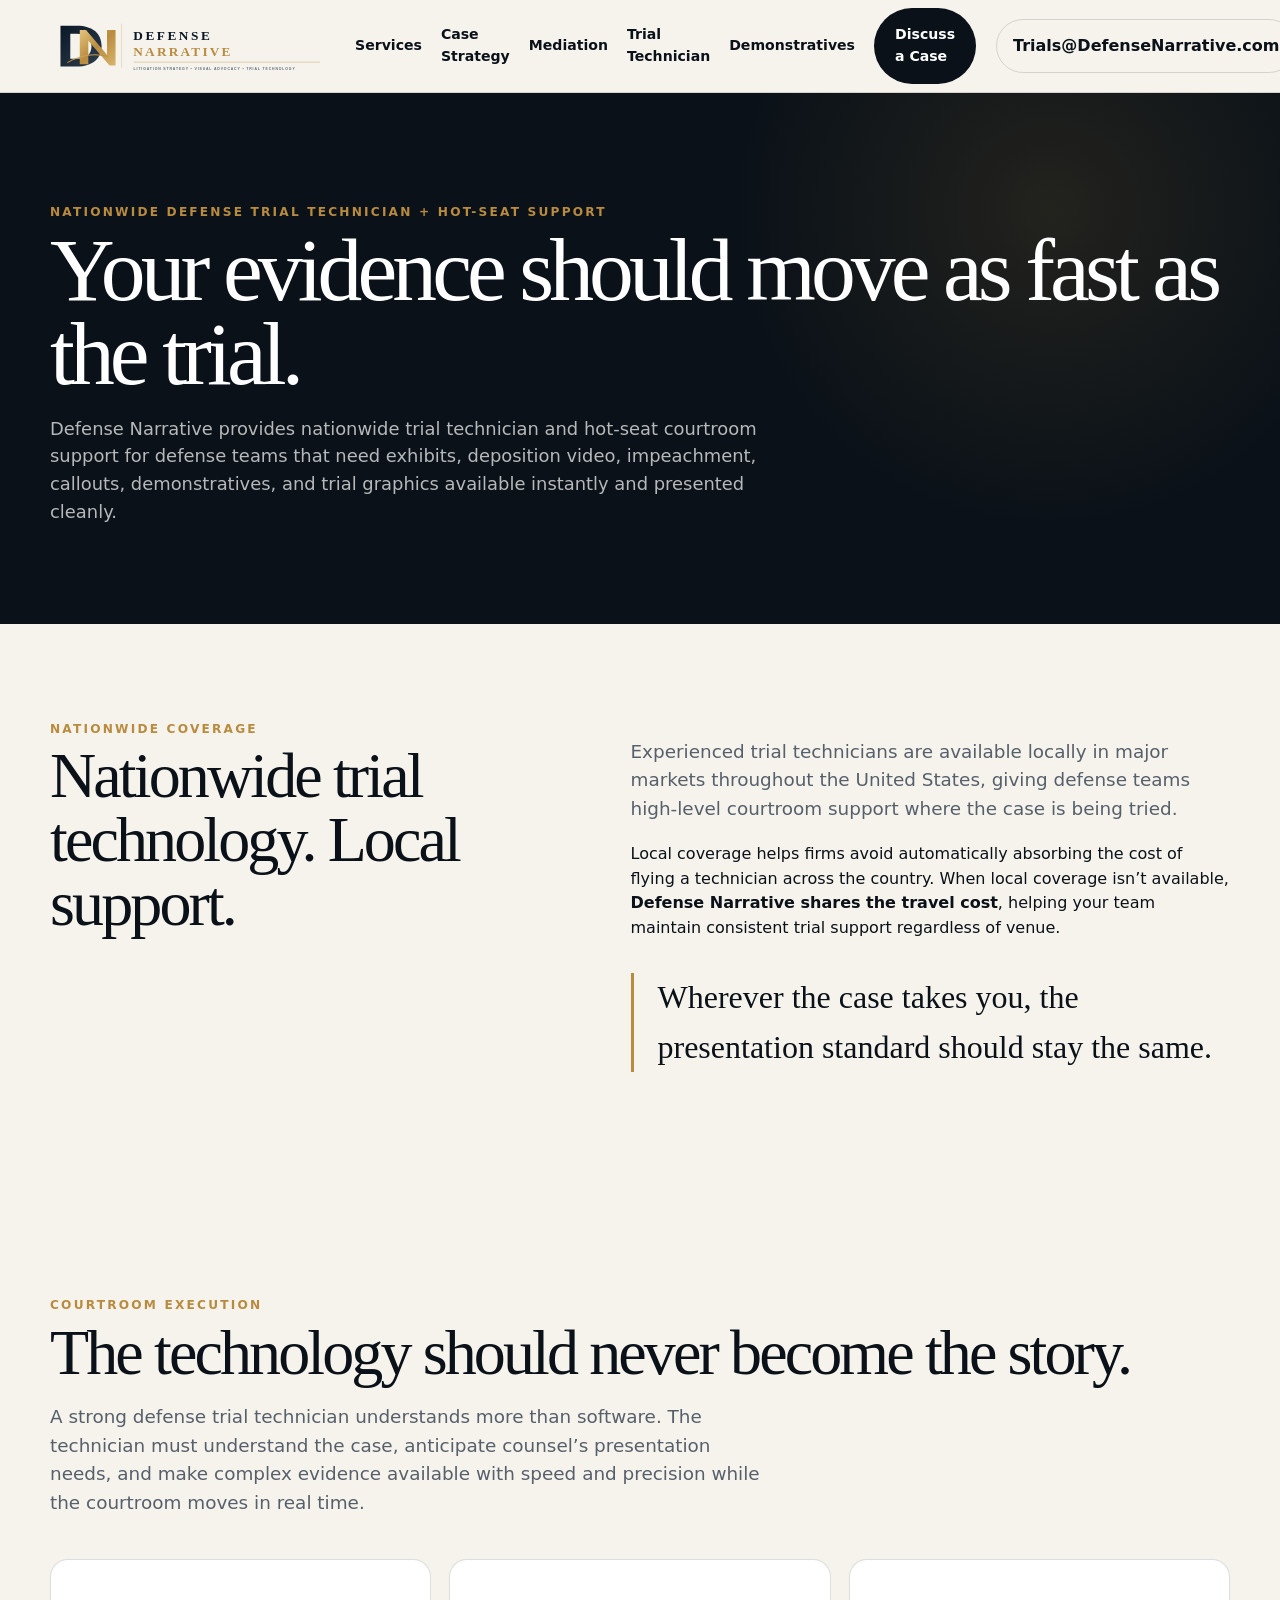
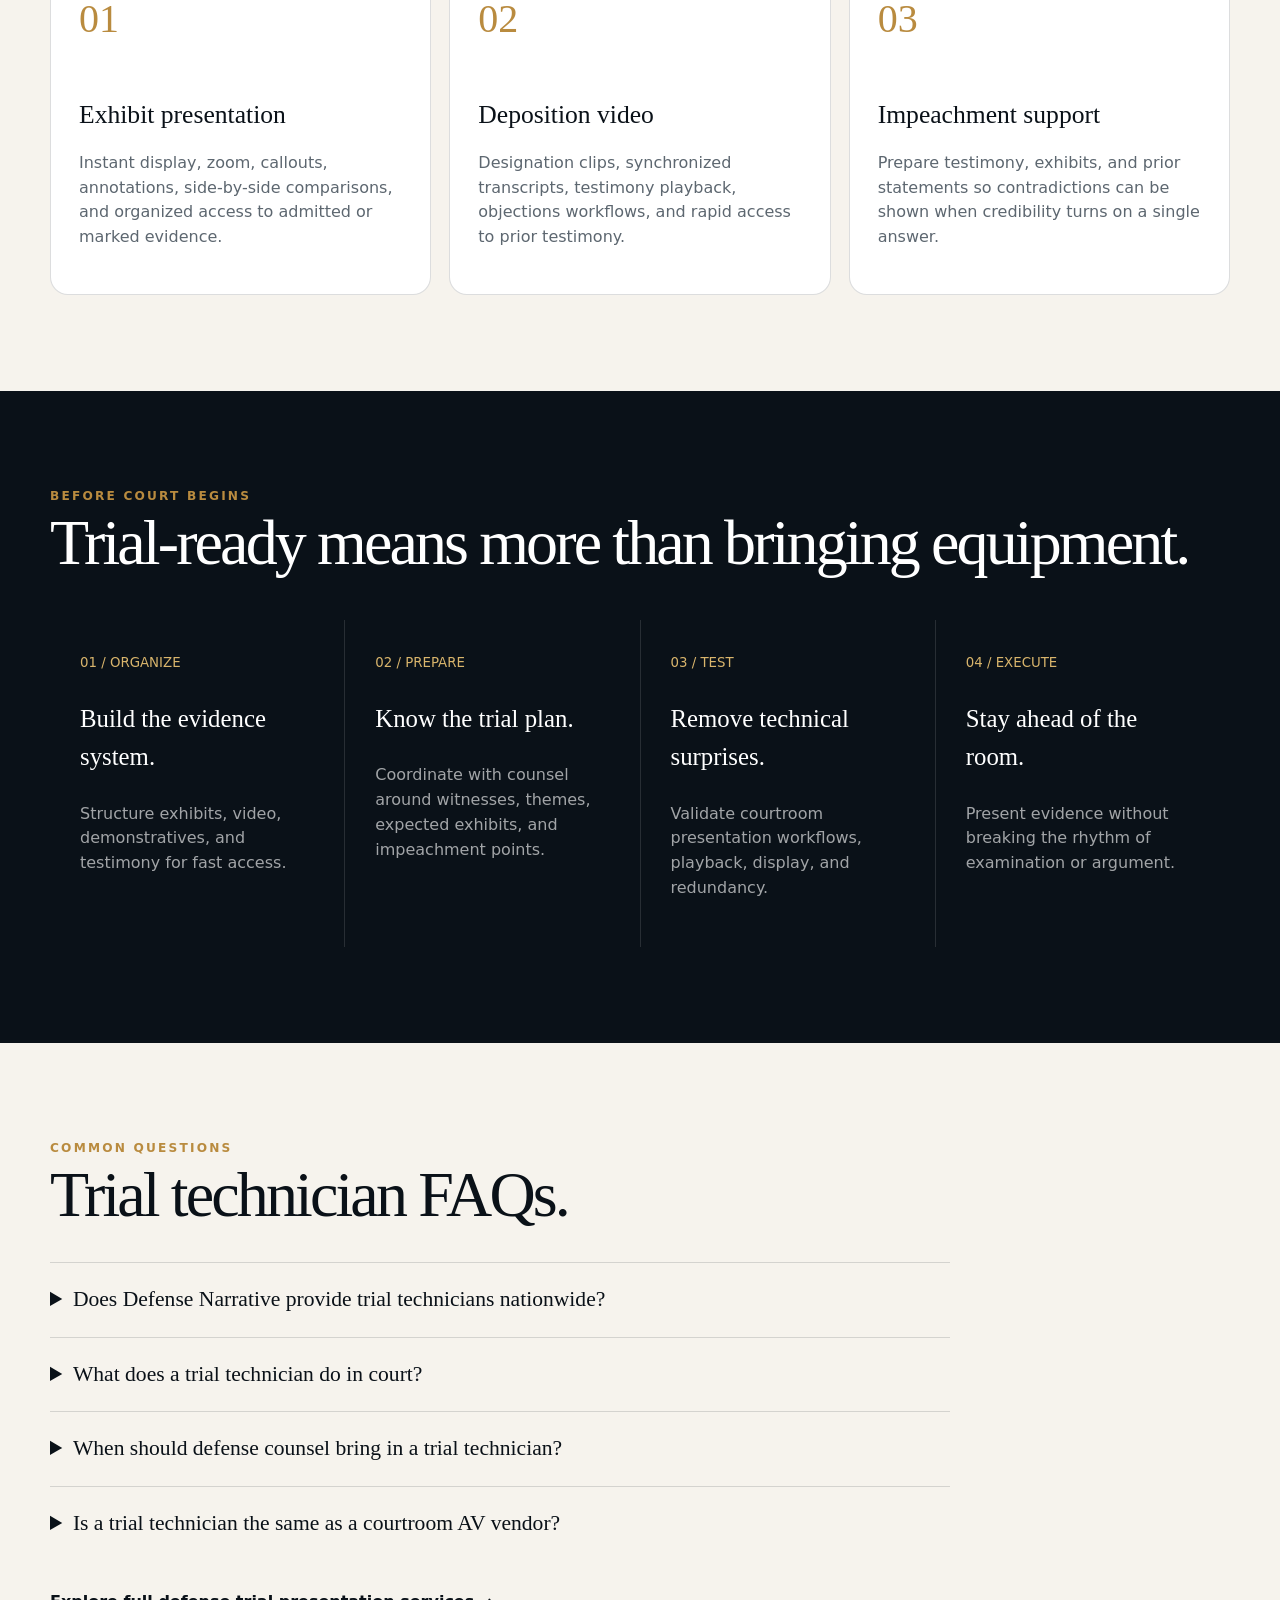
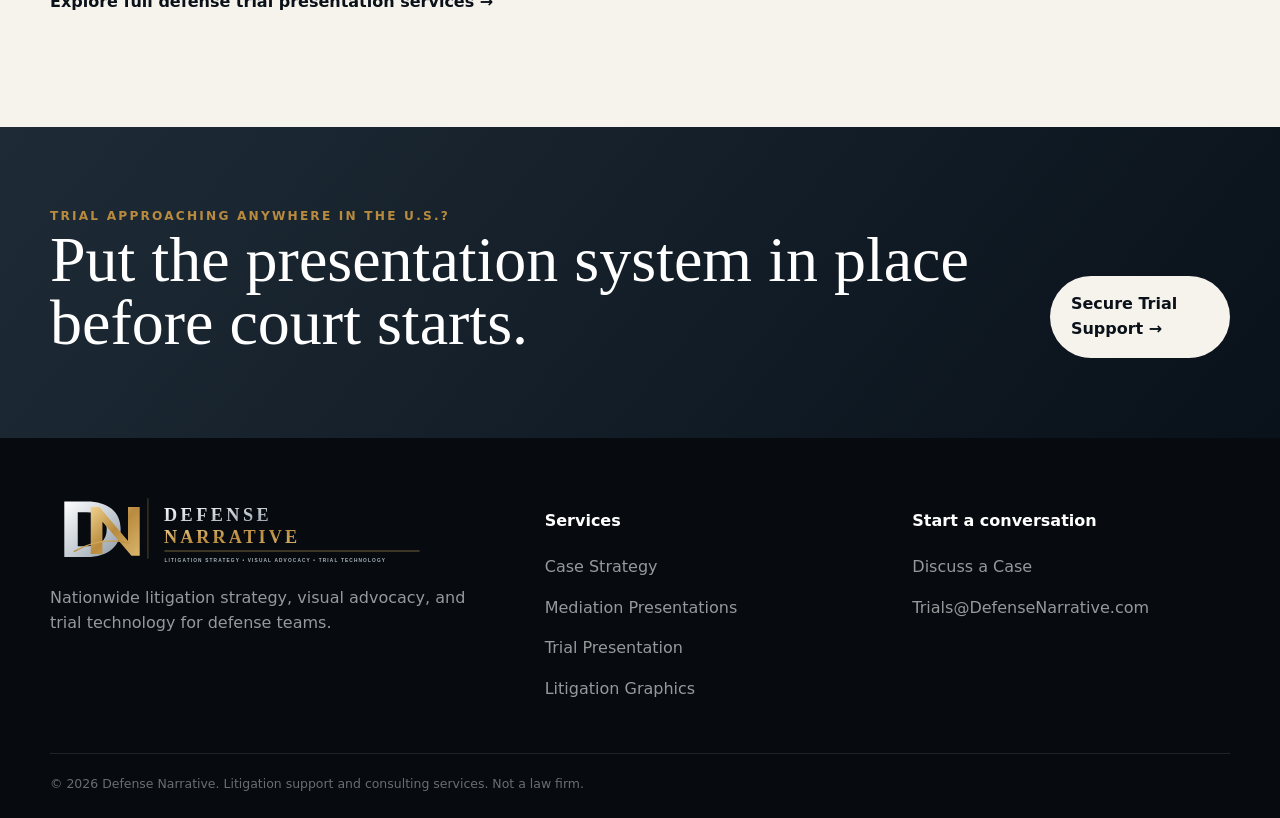
<file: trial-technician.html>
<!doctype html><html lang="en"><head><meta charset="utf-8"><meta name="viewport" content="width=device-width,initial-scale=1"><title>Nationwide Defense Trial Technicians | Defense Narrative</title><meta name="description" content="Nationwide defense trial technicians and hot-seat courtroom support for exhibits, deposition video, impeachment, demonstratives, and evidence presentation."><link rel="canonical" href="https://defensenarrative.com/trial-technician.html"><link rel="icon" href="/favicon.svg" type="image/svg+xml"><meta name="robots" content="index,follow,max-image-preview:large"><meta property="og:type" content="website"><meta property="og:site_name" content="Defense Narrative"><meta property="og:title" content="Nationwide Defense Trial Technician & Hot-Seat Operator"><meta property="og:description" content="Nationwide courtroom technology with local trial technician support in major U.S. markets."><meta property="og:url" content="https://defensenarrative.com/trial-technician.html"><link rel="stylesheet" href="styles.css"><script type="application/ld+json">{"@context":"https://schema.org","@graph":[{"@type":"Service","name":"Nationwide Defense Trial Technician and Hot-Seat Operator Services","url":"https://defensenarrative.com/trial-technician.html","areaServed":{"@type":"Country","name":"United States"},"provider":{"@type":"Organization","name":"Defense Narrative","url":"https://defensenarrative.com/","email":"Trials@DefenseNarrative.com"},"serviceType":["Trial technician","Hot-seat operator","Courtroom presentation support","Deposition video presentation","Exhibit presentation"]},{"@type":"FAQPage","mainEntity":[{"@type":"Question","name":"Does Defense Narrative provide trial technicians nationwide?","acceptedAnswer":{"@type":"Answer","text":"Yes. Defense Narrative provides trial technology support nationwide, with experienced trial technicians available locally in major markets throughout the United States. When local coverage is not available, Defense Narrative shares the travel cost."}},{"@type":"Question","name":"What does a trial technician do in court?","acceptedAnswer":{"@type":"Answer","text":"A trial technician manages and presents digital exhibits, deposition video, callouts, annotations, impeachment material and demonstratives so counsel can focus on advocacy rather than courtroom technology."}},{"@type":"Question","name":"When should defense counsel bring in a trial technician?","acceptedAnswer":{"@type":"Answer","text":"Ideally before final trial preparation. Early involvement allows the trial technician to understand the evidence, build presentation workflows, test technology and prepare fast-access impeachment and exhibit systems before court begins."}}]}]}</script></head><body><header><div class="container nav"><a class="logo-link" href="/" aria-label="Defense Narrative home"><img src="assets/defense-narrative-logo-light.svg" alt="Defense Narrative"></a><nav class="navlinks"><a href="index.html#services">Services</a><a href="case-strategy.html">Case Strategy</a><a href="mediation.html">Mediation</a><a href="trial-technician.html">Trial Technician</a><a href="litigation-graphics.html">Demonstratives</a><a href="contact.html" class="btn primary">Discuss a Case</a></nav><div class="nav-contact"><a class="email-link" href="mailto:Trials@DefenseNarrative.com">Trials@DefenseNarrative.com</a></div><button class="menu" aria-label="Open navigation">Menu</button></div></header><main><section class="pagehero"><div class="container"><div class="eyebrow">Nationwide defense trial technician + hot-seat support</div><h1>Your evidence should move as fast as the trial.</h1><p>Defense Narrative provides nationwide trial technician and hot-seat courtroom support for defense teams that need exhibits, deposition video, impeachment, callouts, demonstratives, and trial graphics available instantly and presented cleanly.</p></div></section><section class="section"><div class="container split"><div><div class="eyebrow">Nationwide coverage</div><h2>Nationwide trial technology. Local support.</h2></div><div><p class="lead">Experienced trial technicians are available locally in major markets throughout the United States, giving defense teams high-level courtroom support where the case is being tried.</p><p>Local coverage helps firms avoid automatically absorbing the cost of flying a technician across the country. When local coverage isn’t available, <strong>Defense Narrative shares the travel cost</strong>, helping your team maintain consistent trial support regardless of venue.</p><p class="quote-block">Wherever the case takes you, the presentation standard should stay the same.</p></div></div></section><section class="section"><div class="container"><div class="eyebrow">Courtroom execution</div><h2>The technology should never become the story.</h2><p class="lead keyword-intro">A strong defense trial technician understands more than software. The technician must understand the case, anticipate counsel’s presentation needs, and make complex evidence available with speed and precision while the courtroom moves in real time.</p><div class="grid3"><article class="card"><div class="num">01</div><h3>Exhibit presentation</h3><p>Instant display, zoom, callouts, annotations, side-by-side comparisons, and organized access to admitted or marked evidence.</p></article><article class="card"><div class="num">02</div><h3>Deposition video</h3><p>Designation clips, synchronized transcripts, testimony playback, objections workflows, and rapid access to prior testimony.</p></article><article class="card"><div class="num">03</div><h3>Impeachment support</h3><p>Prepare testimony, exhibits, and prior statements so contradictions can be shown when credibility turns on a single answer.</p></article></div></div></section><section class="section dark"><div class="container"><div class="eyebrow">Before court begins</div><h2>Trial-ready means more than bringing equipment.</h2><div class="process"><div class="step"><small>01 / ORGANIZE</small><h3>Build the evidence system.</h3><p>Structure exhibits, video, demonstratives, and testimony for fast access.</p></div><div class="step"><small>02 / PREPARE</small><h3>Know the trial plan.</h3><p>Coordinate with counsel around witnesses, themes, expected exhibits, and impeachment points.</p></div><div class="step"><small>03 / TEST</small><h3>Remove technical surprises.</h3><p>Validate courtroom presentation workflows, playback, display, and redundancy.</p></div><div class="step"><small>04 / EXECUTE</small><h3>Stay ahead of the room.</h3><p>Present evidence without breaking the rhythm of examination or argument.</p></div></div></div></section><section class="section"><div class="container"><div class="eyebrow">Common questions</div><h2>Trial technician FAQs.</h2><div class="faq"><details><summary>Does Defense Narrative provide trial technicians nationwide?</summary><p>Yes. We provide trial technology support nationwide, with experienced trial technicians available locally in major markets throughout the United States. When local coverage is not available, Defense Narrative shares the travel cost.</p></details><details><summary>What does a trial technician do in court?</summary><p>A trial technician operates the digital presentation system and manages exhibits, deposition video, callouts, annotations, impeachment material, and demonstratives so the legal team can concentrate on advocacy.</p></details><details><summary>When should defense counsel bring in a trial technician?</summary><p>Before the final trial-preparation sprint whenever possible. Early involvement creates time to organize evidence, understand witness plans, build impeachment workflows, and test courtroom technology.</p></details><details><summary>Is a trial technician the same as a courtroom AV vendor?</summary><p>No. AV equipment is part of the infrastructure. A trial technician works directly with the litigation team to organize and present case evidence in real time.</p></details></div><p style="margin-top:30px"><a href="trial.html"><b>Explore full defense trial presentation services →</b></a></p></div></section></main><section class="cta"><div class="container cta-inner"><div><div class="eyebrow">Trial approaching anywhere in the U.S.?</div><h2>Put the presentation system in place before court starts.</h2></div><a class="btn light" href="contact.html">Secure Trial Support →</a></div></section><footer><div class="container"><div class="footer-grid"><div><img class="footer-logo" src="assets/defense-narrative-logo.svg" alt="Defense Narrative"><p>Nationwide litigation strategy, visual advocacy, and trial technology for defense teams.</p></div><div><h4>Services</h4><p><a href="case-strategy.html">Case Strategy</a></p><p><a href="mediation.html">Mediation Presentations</a></p><p><a href="trial.html">Trial Presentation</a></p><p><a href="litigation-graphics.html">Litigation Graphics</a></p></div><div><h4>Start a conversation</h4><p><a href="contact.html">Discuss a Case</a></p><p><a href="mailto:Trials@DefenseNarrative.com">Trials@DefenseNarrative.com</a></p></div></div><div class="legal">© 2026 Defense Narrative. Litigation support and consulting services. Not a law firm.</div></div></footer><script src="script.js" defer></script></body></html>
</file>
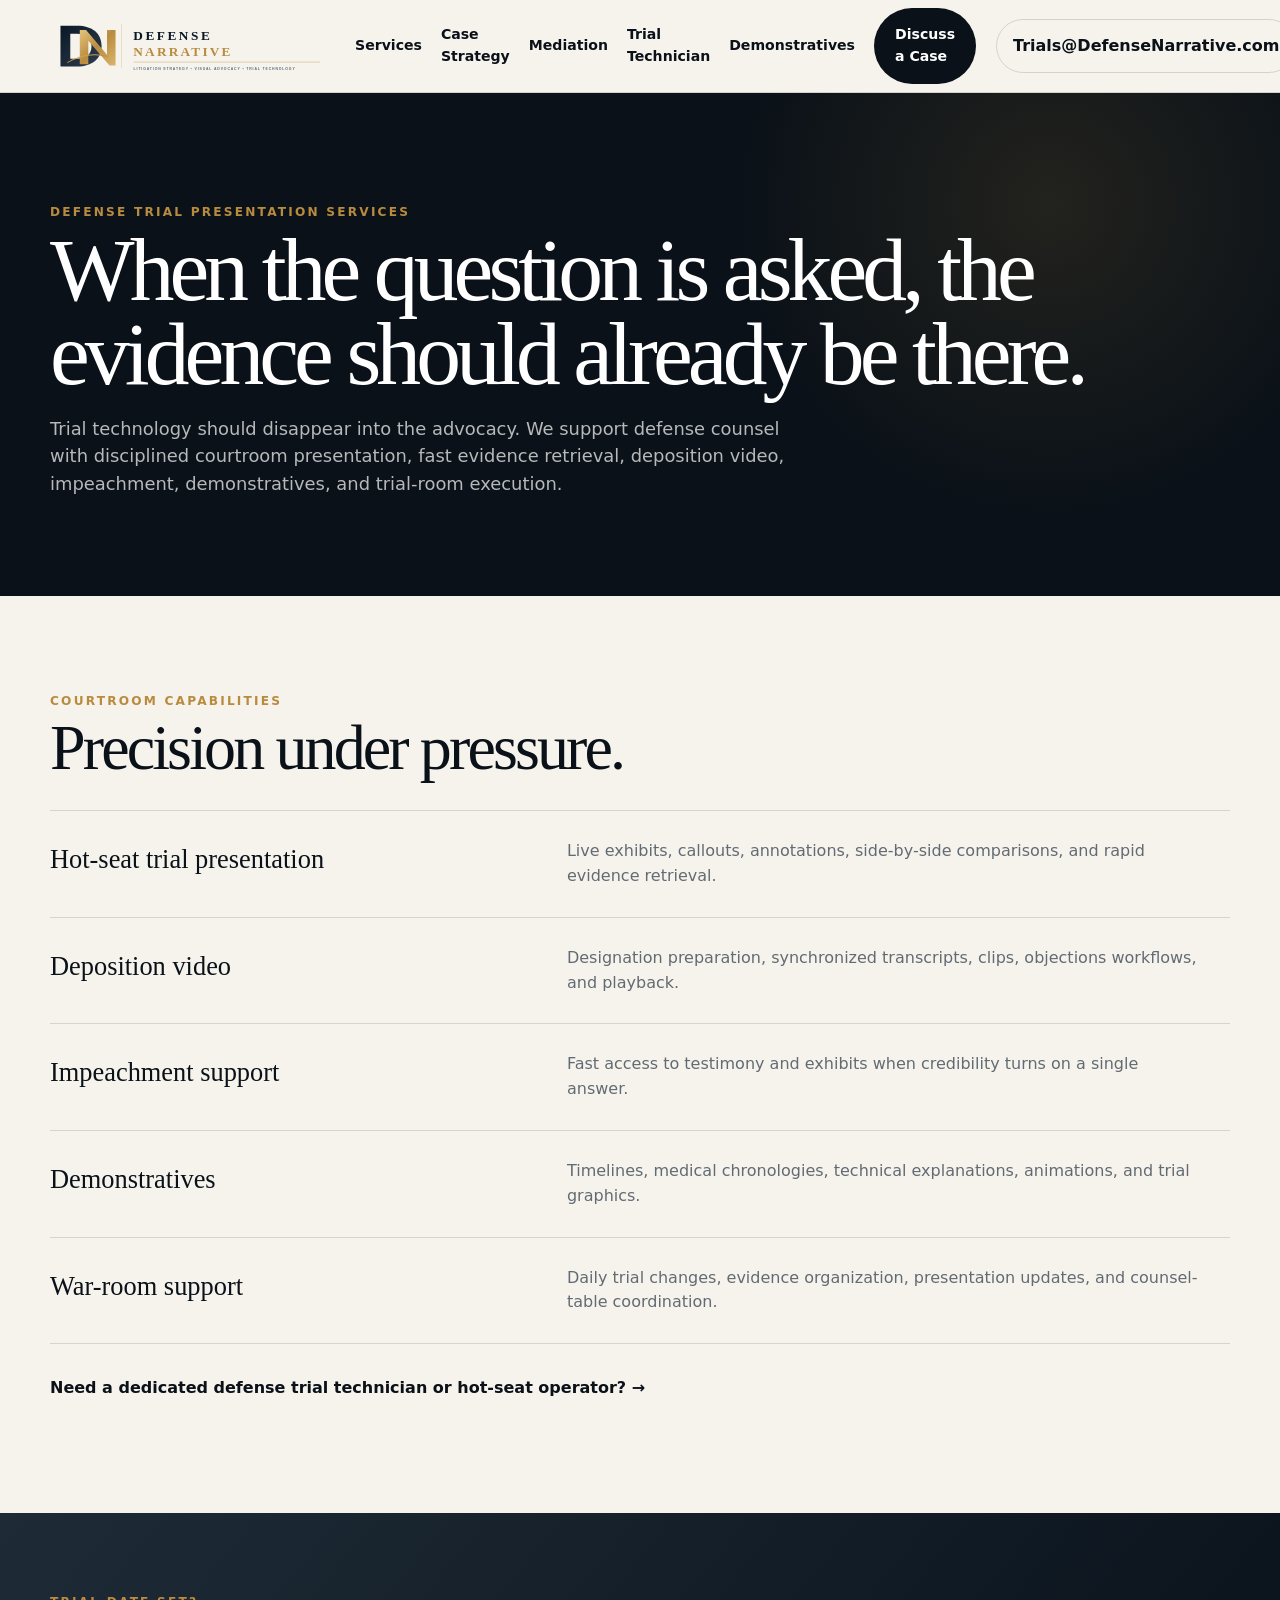
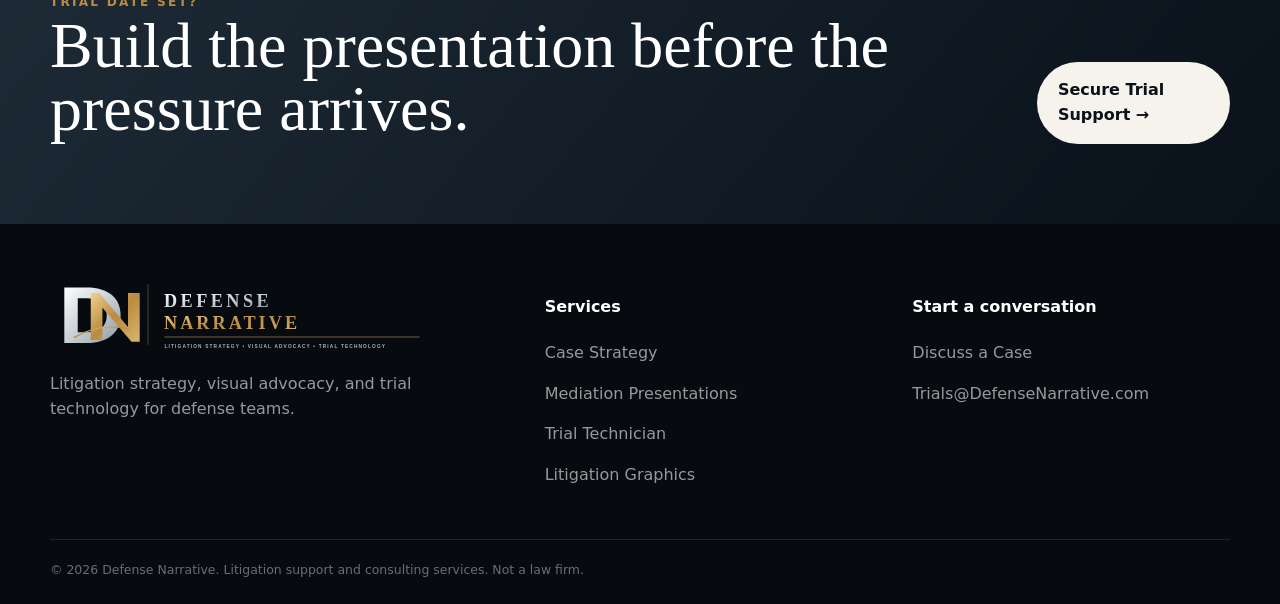
<file: trial.html>
<!doctype html><html lang="en"><head><meta charset="utf-8"><meta name="viewport" content="width=device-width,initial-scale=1"><title>Defense Trial Presentation Services | Defense Narrative</title><meta name="description" content="Defense trial presentation services for exhibits, deposition video, impeachment, demonstratives, war-room support, and courtroom technology execution."><link rel="canonical" href="https://defensenarrative.com/trial.html"><link rel="icon" href="/favicon.svg" type="image/svg+xml"><meta name="robots" content="index,follow,max-image-preview:large"><meta property="og:type" content="website"><meta property="og:site_name" content="Defense Narrative"><meta property="og:title" content="Defense Trial Presentation Services"><meta property="og:description" content="Precision under pressure for defense trial teams."><meta property="og:url" content="https://defensenarrative.com/trial.html"><link rel="stylesheet" href="styles.css"><script type="application/ld+json">{"@context":"https://schema.org","@type":"Service","name":"Defense Trial Presentation Services","url":"https://defensenarrative.com/trial.html","provider":{"@type":"Organization","name":"Defense Narrative","url":"https://defensenarrative.com/","email":"Trials@DefenseNarrative.com"},"description":"Courtroom trial presentation, exhibit management, deposition video, impeachment, demonstratives and war-room support for defense counsel."}</script></head><body><header><div class="container nav"><a class="logo-link" href="/" aria-label="Defense Narrative home"><img src="assets/defense-narrative-logo-light.svg" alt="Defense Narrative"></a><nav class="navlinks"><a href="index.html#services">Services</a><a href="case-strategy.html">Case Strategy</a><a href="mediation.html">Mediation</a><a href="trial-technician.html">Trial Technician</a><a href="litigation-graphics.html">Demonstratives</a><a href="contact.html" class="btn primary">Discuss a Case</a></nav><div class="nav-contact"><a class="email-link" href="mailto:Trials@DefenseNarrative.com">Trials@DefenseNarrative.com</a></div><button class="menu" aria-label="Open navigation">Menu</button></div></header><main><section class="pagehero"><div class="container"><div class="eyebrow">Defense trial presentation services</div><h1>When the question is asked, the evidence should already be there.</h1><p>Trial technology should disappear into the advocacy. We support defense counsel with disciplined courtroom presentation, fast evidence retrieval, deposition video, impeachment, demonstratives, and trial-room execution.</p></div></section><section class="section"><div class="container"><div class="eyebrow">Courtroom capabilities</div><h2>Precision under pressure.</h2><div class="service-list"><div class="service-row"><h3>Hot-seat trial presentation</h3><p>Live exhibits, callouts, annotations, side-by-side comparisons, and rapid evidence retrieval.</p><span></span></div><div class="service-row"><h3>Deposition video</h3><p>Designation preparation, synchronized transcripts, clips, objections workflows, and playback.</p><span></span></div><div class="service-row"><h3>Impeachment support</h3><p>Fast access to testimony and exhibits when credibility turns on a single answer.</p><span></span></div><div class="service-row"><h3>Demonstratives</h3><p>Timelines, medical chronologies, technical explanations, animations, and trial graphics.</p><span></span></div><div class="service-row"><h3>War-room support</h3><p>Daily trial changes, evidence organization, presentation updates, and counsel-table coordination.</p><span></span></div></div><p style="margin-top:32px"><a href="trial-technician.html"><b>Need a dedicated defense trial technician or hot-seat operator? →</b></a></p></div></section></main><section class="cta"><div class="container cta-inner"><div><div class="eyebrow">Trial date set?</div><h2>Build the presentation before the pressure arrives.</h2></div><a class="btn light" href="contact.html">Secure Trial Support →</a></div></section><footer><div class="container"><div class="footer-grid"><div><img class="footer-logo" src="assets/defense-narrative-logo.svg" alt="Defense Narrative"><p>Litigation strategy, visual advocacy, and trial technology for defense teams.</p></div><div><h4>Services</h4><p><a href="case-strategy.html">Case Strategy</a></p><p><a href="mediation.html">Mediation Presentations</a></p><p><a href="trial-technician.html">Trial Technician</a></p><p><a href="litigation-graphics.html">Litigation Graphics</a></p></div><div><h4>Start a conversation</h4><p><a href="contact.html">Discuss a Case</a></p><p><a href="mailto:Trials@DefenseNarrative.com">Trials@DefenseNarrative.com</a></p></div></div><div class="legal">© 2026 Defense Narrative. Litigation support and consulting services. Not a law firm.</div></div></footer><script src="script.js" defer></script></body></html>
</file>
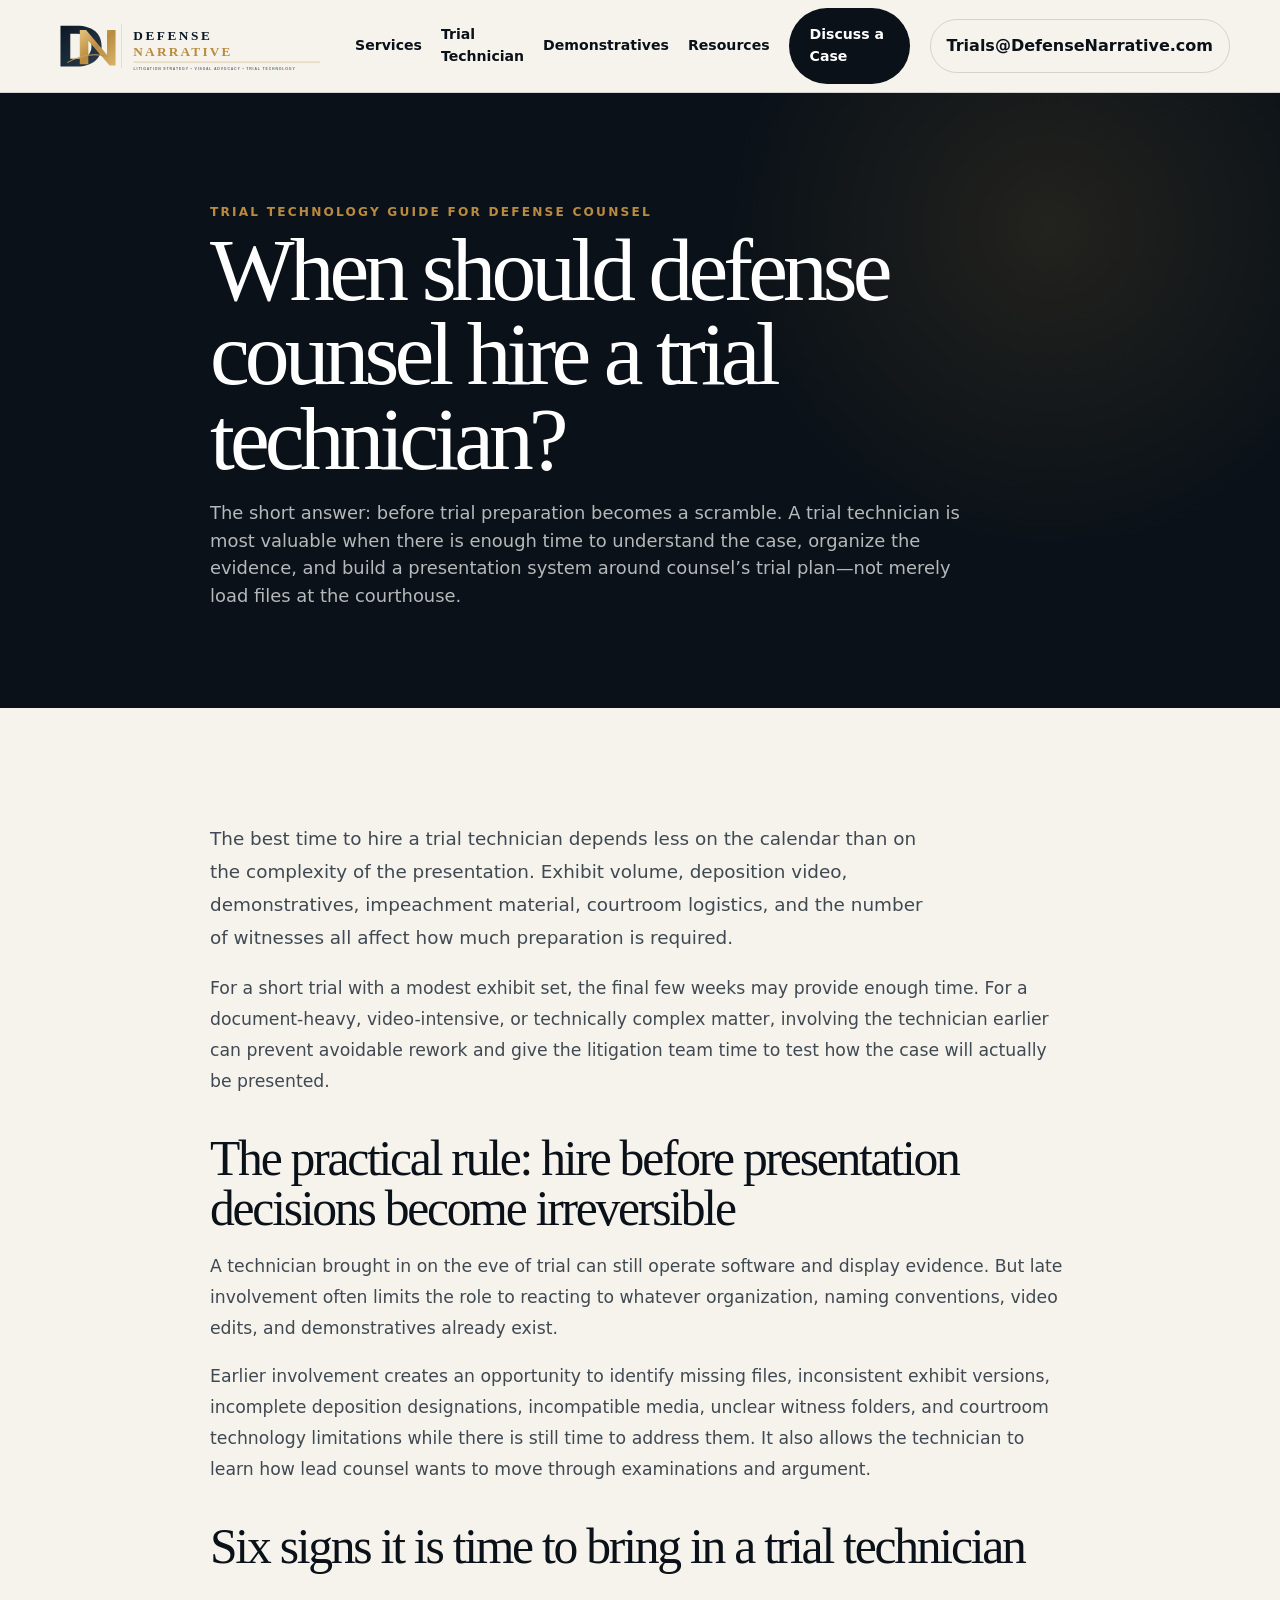
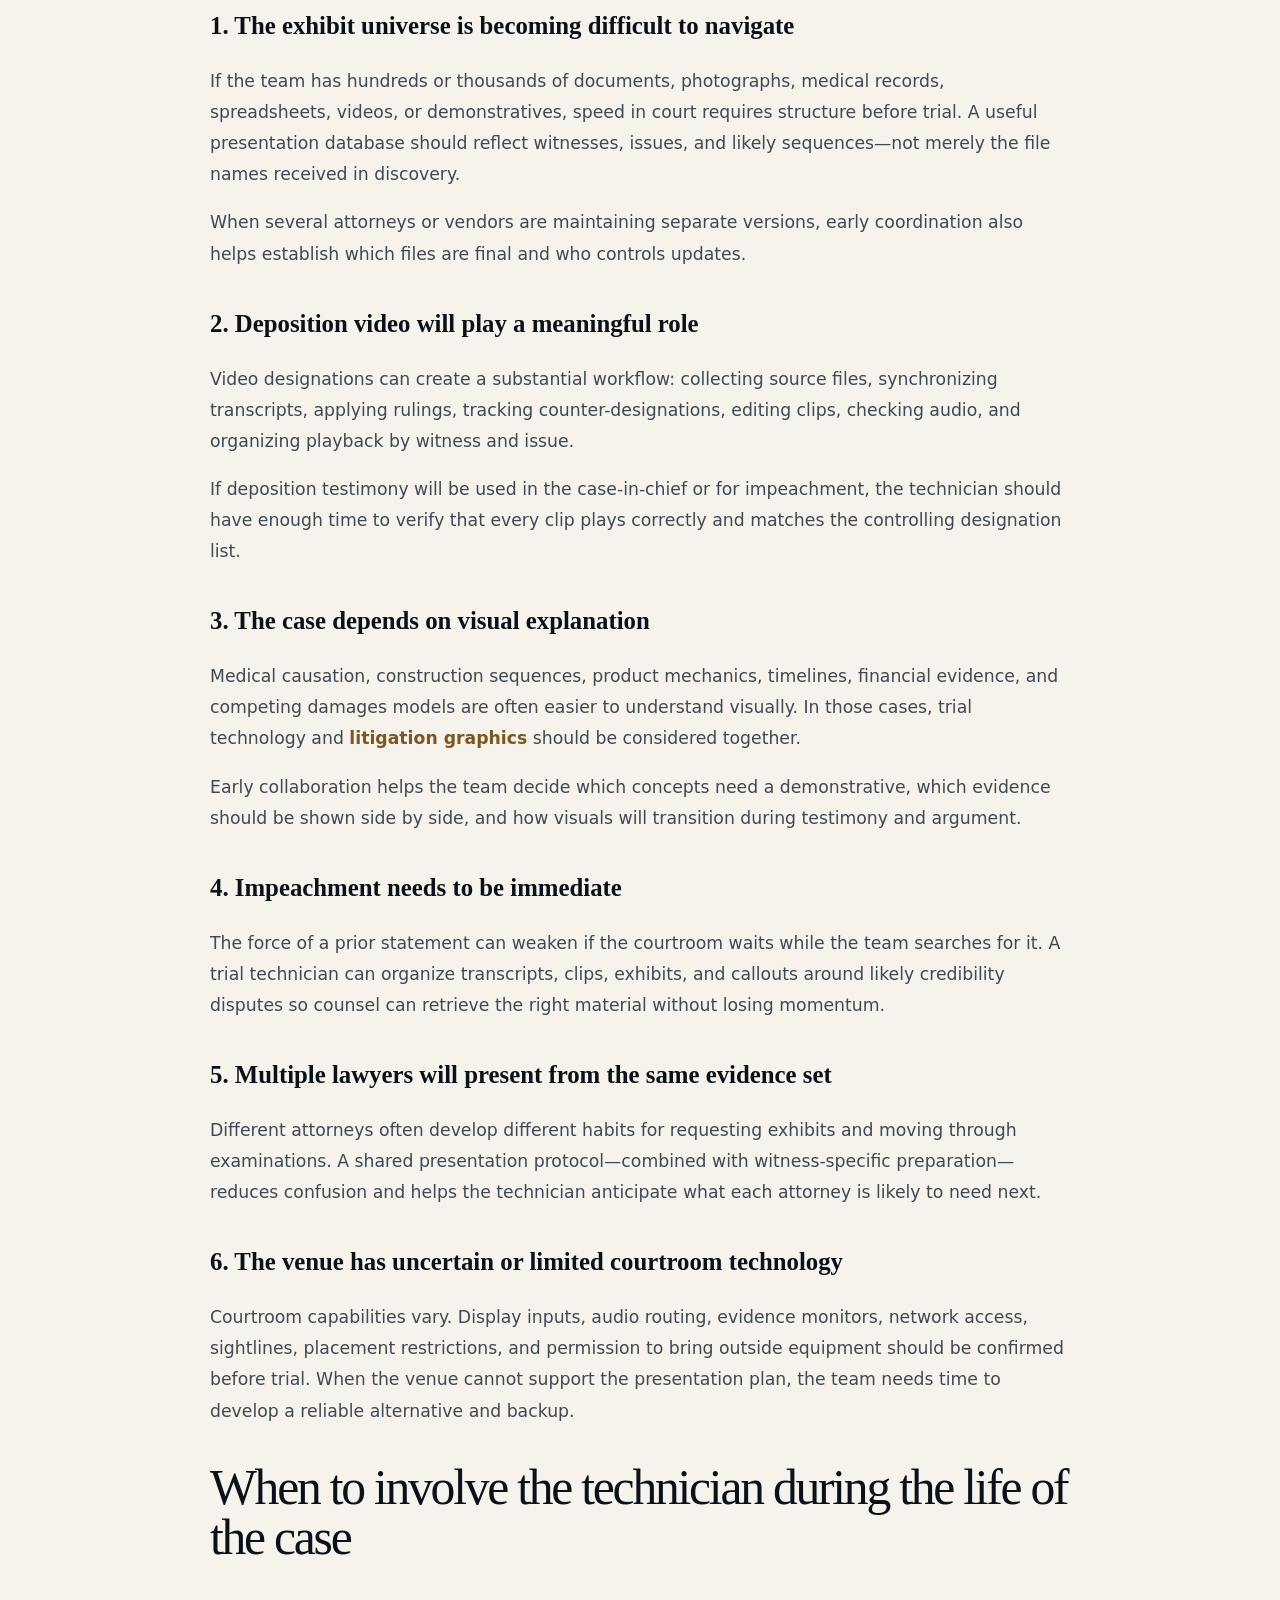
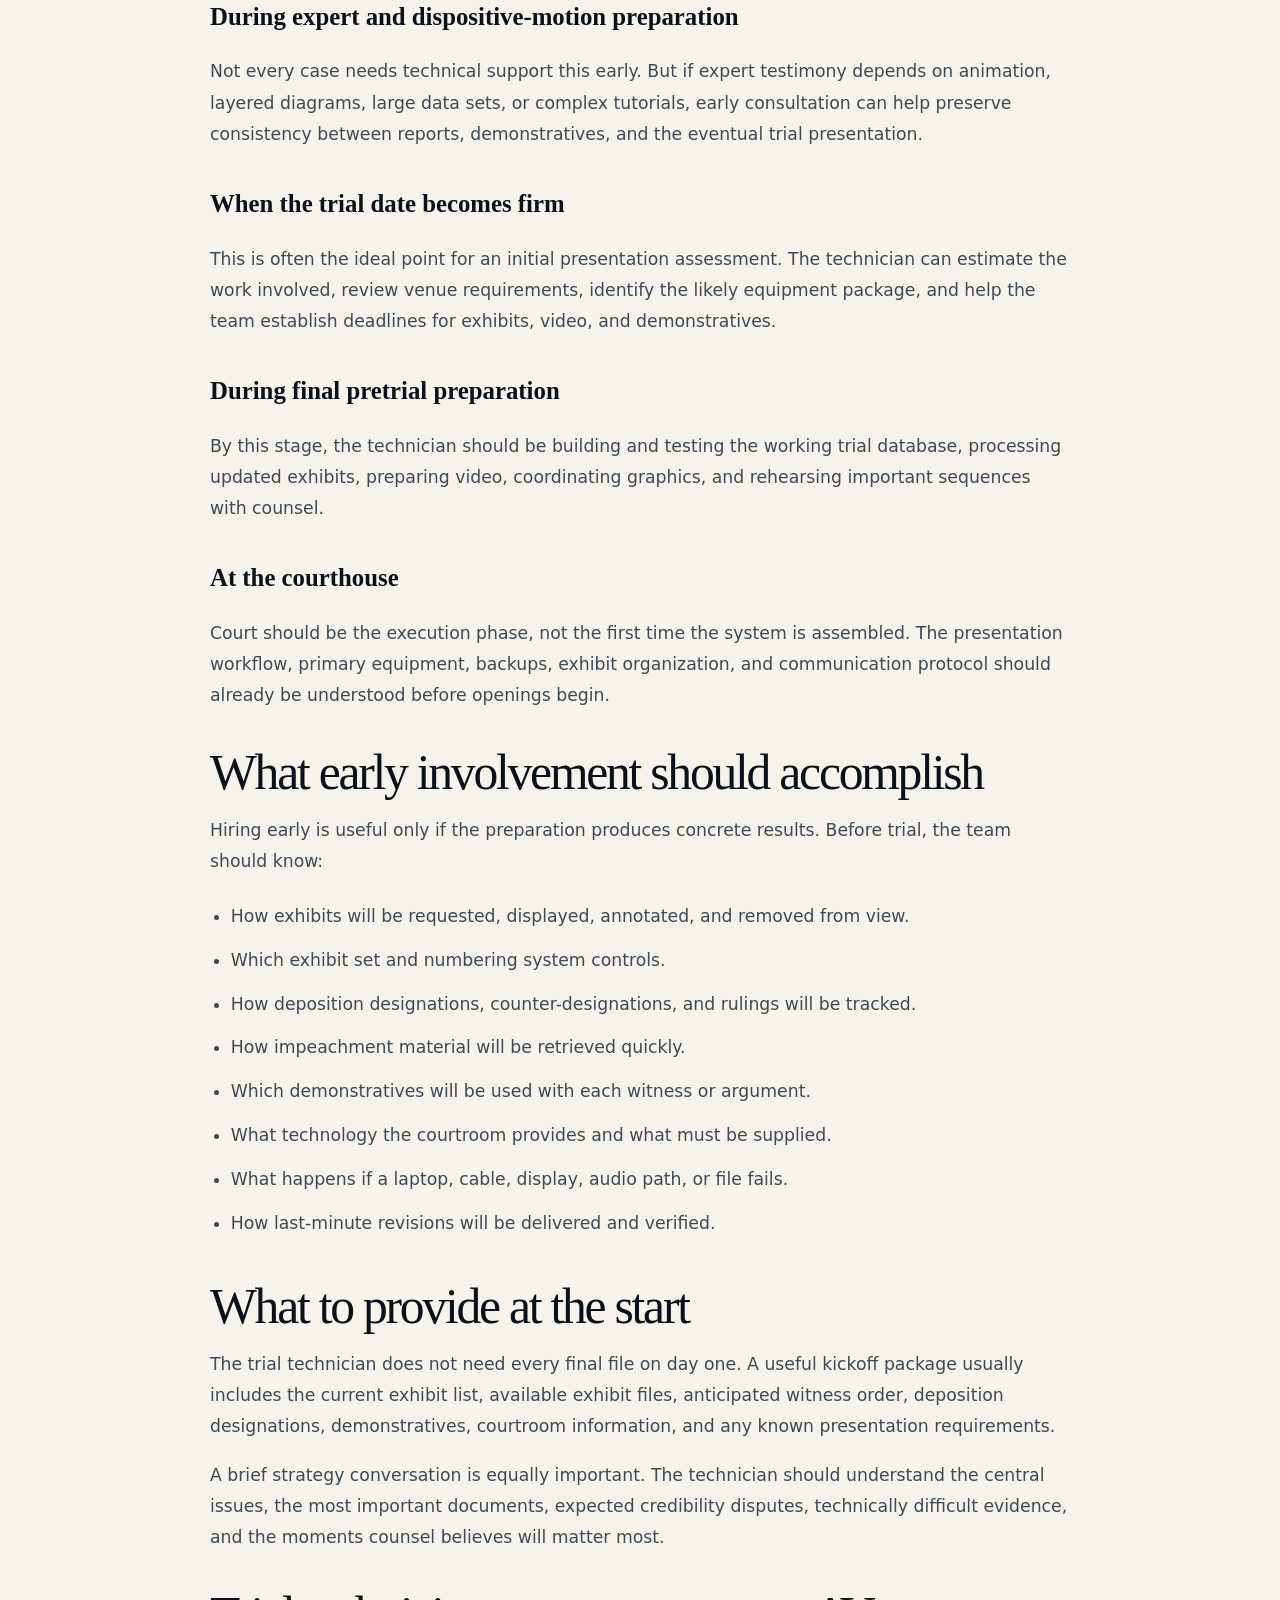
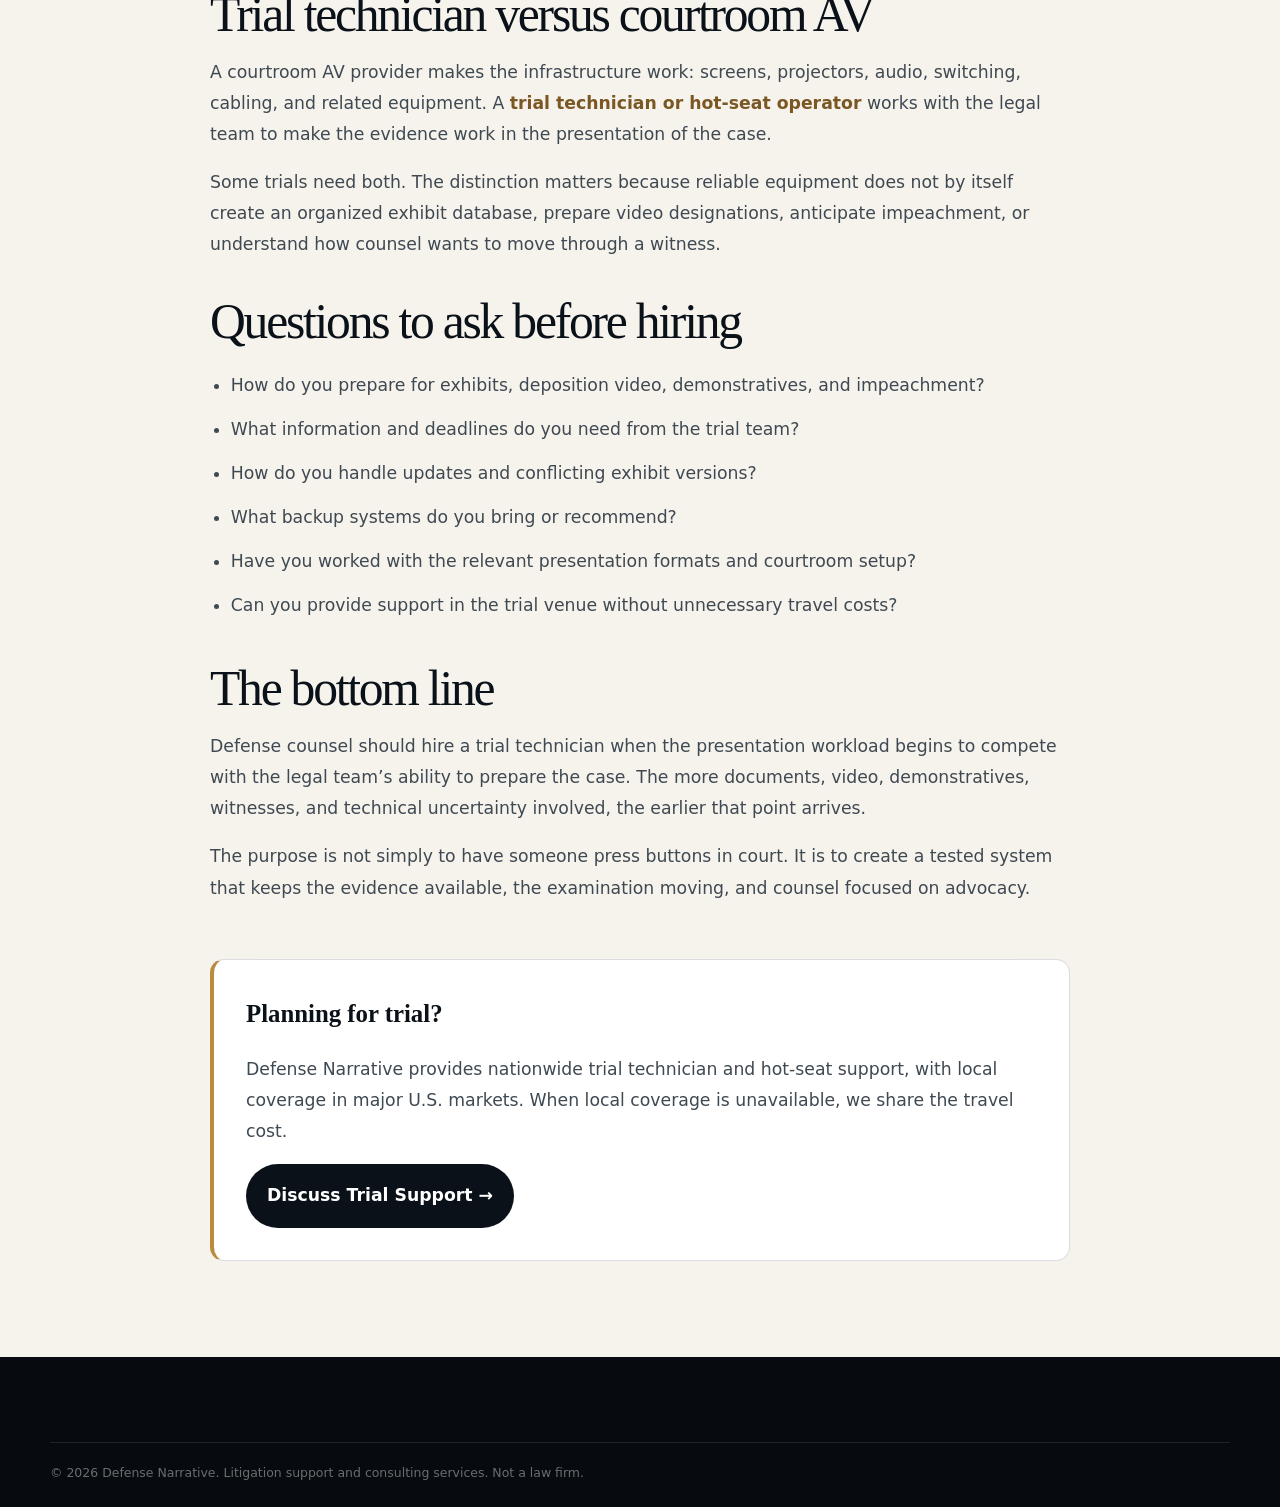
<file: when-to-hire-trial-technician.html>
<!doctype html>
<html lang="en">
<head>
  <meta charset="utf-8">
  <meta name="viewport" content="width=device-width,initial-scale=1">
  <title>When Should Defense Counsel Hire a Trial Technician?</title>
  <meta name="description" content="Learn when defense counsel should hire a trial technician, what early involvement accomplishes, and how to prepare exhibits, deposition video, impeachment, and courtroom technology.">
  <link rel="canonical" href="https://defensenarrative.com/when-to-hire-trial-technician.html">
  <link rel="icon" href="/favicon.svg" type="image/svg+xml">
  <meta name="robots" content="index,follow,max-image-preview:large">
  <meta property="og:type" content="article">
  <meta property="og:site_name" content="Defense Narrative">
  <meta property="og:title" content="When Should Defense Counsel Hire a Trial Technician?">
  <meta property="og:description" content="A practical guide to timing trial-technology support before exhibits, video, impeachment, and courtroom logistics become a last-minute scramble.">
  <meta property="og:url" content="https://defensenarrative.com/when-to-hire-trial-technician.html">
  <link rel="stylesheet" href="styles.css">
  <script type="application/ld+json">
  {
    "@context":"https://schema.org",
    "@graph":[
      {
        "@type":"Article",
        "headline":"When Should Defense Counsel Hire a Trial Technician?",
        "description":"A practical guide for defense counsel on when to involve a trial technician and what early trial-technology preparation should accomplish.",
        "mainEntityOfPage":"https://defensenarrative.com/when-to-hire-trial-technician.html",
        "datePublished":"2026-08-28",
        "dateModified":"2026-09-11",
        "author":{"@type":"Organization","name":"Defense Narrative","url":"https://defensenarrative.com/"},
        "publisher":{"@type":"Organization","name":"Defense Narrative","url":"https://defensenarrative.com/"}
      },
      {
        "@type":"FAQPage",
        "mainEntity":[
          {
            "@type":"Question",
            "name":"How early should defense counsel hire a trial technician?",
            "acceptedAnswer":{"@type":"Answer","text":"For a document-heavy or technically complex case, involve the trial technician during the final weeks or months of trial preparation rather than waiting until the eve of trial. The right timing depends on exhibit volume, deposition video, demonstratives, courtroom requirements, and the number of witnesses."}
          },
          {
            "@type":"Question",
            "name":"What does a trial technician need from the legal team?",
            "acceptedAnswer":{"@type":"Answer","text":"The technician typically needs the current exhibit list and files, witness order, deposition designations, demonstratives, courtroom information, presentation preferences, and likely impeachment material. A short strategy discussion also helps organize the system around how counsel plans to present the case."}
          },
          {
            "@type":"Question",
            "name":"Is a trial technician the same as a courtroom AV provider?",
            "acceptedAnswer":{"@type":"Answer","text":"No. A courtroom AV provider supplies or operates infrastructure such as displays, switching, audio, and cabling. A trial technician works with the litigation team to organize and present the evidence, including exhibits, deposition video, demonstratives, annotations, and impeachment material."}
          }
        ]
      }
    ]
  }
  </script>
</head>
<body>
<header>
  <div class="container nav">
    <a class="logo-link" href="/" aria-label="Defense Narrative home"><img src="assets/defense-narrative-logo-light.svg" alt="Defense Narrative"></a>
    <nav class="navlinks">
      <a href="index.html#services">Services</a>
      <a href="trial-technician.html">Trial Technician</a>
      <a href="litigation-graphics.html">Demonstratives</a>
      <a href="resources.html">Resources</a>
      <a href="contact.html" class="btn primary">Discuss a Case</a>
    </nav>
    <div class="nav-contact"><a class="email-link" href="mailto:Trials@DefenseNarrative.com">Trials@DefenseNarrative.com</a></div>
    <button class="menu" aria-label="Open navigation">Menu</button>
  </div>
</header>
<main>
<article>
  <section class="pagehero">
    <div class="container article-width">
      <div class="eyebrow">Trial technology guide for defense counsel</div>
      <h1>When should defense counsel hire a trial technician?</h1>
      <p>The short answer: before trial preparation becomes a scramble. A trial technician is most valuable when there is enough time to understand the case, organize the evidence, and build a presentation system around counsel’s trial plan—not merely load files at the courthouse.</p>
    </div>
  </section>

  <section class="section">
    <div class="container article-width article-copy">
      <p class="lead">The best time to hire a trial technician depends less on the calendar than on the complexity of the presentation. Exhibit volume, deposition video, demonstratives, impeachment material, courtroom logistics, and the number of witnesses all affect how much preparation is required.</p>

      <p>For a short trial with a modest exhibit set, the final few weeks may provide enough time. For a document-heavy, video-intensive, or technically complex matter, involving the technician earlier can prevent avoidable rework and give the litigation team time to test how the case will actually be presented.</p>

      <h2>The practical rule: hire before presentation decisions become irreversible</h2>

      <p>A technician brought in on the eve of trial can still operate software and display evidence. But late involvement often limits the role to reacting to whatever organization, naming conventions, video edits, and demonstratives already exist.</p>

      <p>Earlier involvement creates an opportunity to identify missing files, inconsistent exhibit versions, incomplete deposition designations, incompatible media, unclear witness folders, and courtroom technology limitations while there is still time to address them. It also allows the technician to learn how lead counsel wants to move through examinations and argument.</p>

      <h2>Six signs it is time to bring in a trial technician</h2>

      <h3>1. The exhibit universe is becoming difficult to navigate</h3>
      <p>If the team has hundreds or thousands of documents, photographs, medical records, spreadsheets, videos, or demonstratives, speed in court requires structure before trial. A useful presentation database should reflect witnesses, issues, and likely sequences—not merely the file names received in discovery.</p>

      <p>When several attorneys or vendors are maintaining separate versions, early coordination also helps establish which files are final and who controls updates.</p>

      <h3>2. Deposition video will play a meaningful role</h3>
      <p>Video designations can create a substantial workflow: collecting source files, synchronizing transcripts, applying rulings, tracking counter-designations, editing clips, checking audio, and organizing playback by witness and issue.</p>

      <p>If deposition testimony will be used in the case-in-chief or for impeachment, the technician should have enough time to verify that every clip plays correctly and matches the controlling designation list.</p>

      <h3>3. The case depends on visual explanation</h3>
      <p>Medical causation, construction sequences, product mechanics, timelines, financial evidence, and competing damages models are often easier to understand visually. In those cases, trial technology and <a href="litigation-graphics.html"><strong>litigation graphics</strong></a> should be considered together.</p>

      <p>Early collaboration helps the team decide which concepts need a demonstrative, which evidence should be shown side by side, and how visuals will transition during testimony and argument.</p>

      <h3>4. Impeachment needs to be immediate</h3>
      <p>The force of a prior statement can weaken if the courtroom waits while the team searches for it. A trial technician can organize transcripts, clips, exhibits, and callouts around likely credibility disputes so counsel can retrieve the right material without losing momentum.</p>

      <h3>5. Multiple lawyers will present from the same evidence set</h3>
      <p>Different attorneys often develop different habits for requesting exhibits and moving through examinations. A shared presentation protocol—combined with witness-specific preparation—reduces confusion and helps the technician anticipate what each attorney is likely to need next.</p>

      <h3>6. The venue has uncertain or limited courtroom technology</h3>
      <p>Courtroom capabilities vary. Display inputs, audio routing, evidence monitors, network access, sightlines, placement restrictions, and permission to bring outside equipment should be confirmed before trial. When the venue cannot support the presentation plan, the team needs time to develop a reliable alternative and backup.</p>

      <h2>When to involve the technician during the life of the case</h2>

      <h3>During expert and dispositive-motion preparation</h3>
      <p>Not every case needs technical support this early. But if expert testimony depends on animation, layered diagrams, large data sets, or complex tutorials, early consultation can help preserve consistency between reports, demonstratives, and the eventual trial presentation.</p>

      <h3>When the trial date becomes firm</h3>
      <p>This is often the ideal point for an initial presentation assessment. The technician can estimate the work involved, review venue requirements, identify the likely equipment package, and help the team establish deadlines for exhibits, video, and demonstratives.</p>

      <h3>During final pretrial preparation</h3>
      <p>By this stage, the technician should be building and testing the working trial database, processing updated exhibits, preparing video, coordinating graphics, and rehearsing important sequences with counsel.</p>

      <h3>At the courthouse</h3>
      <p>Court should be the execution phase, not the first time the system is assembled. The presentation workflow, primary equipment, backups, exhibit organization, and communication protocol should already be understood before openings begin.</p>

      <h2>What early involvement should accomplish</h2>

      <p>Hiring early is useful only if the preparation produces concrete results. Before trial, the team should know:</p>

      <ul class="checklist">
        <li>How exhibits will be requested, displayed, annotated, and removed from view.</li>
        <li>Which exhibit set and numbering system controls.</li>
        <li>How deposition designations, counter-designations, and rulings will be tracked.</li>
        <li>How impeachment material will be retrieved quickly.</li>
        <li>Which demonstratives will be used with each witness or argument.</li>
        <li>What technology the courtroom provides and what must be supplied.</li>
        <li>What happens if a laptop, cable, display, audio path, or file fails.</li>
        <li>How last-minute revisions will be delivered and verified.</li>
      </ul>

      <h2>What to provide at the start</h2>

      <p>The trial technician does not need every final file on day one. A useful kickoff package usually includes the current exhibit list, available exhibit files, anticipated witness order, deposition designations, demonstratives, courtroom information, and any known presentation requirements.</p>

      <p>A brief strategy conversation is equally important. The technician should understand the central issues, the most important documents, expected credibility disputes, technically difficult evidence, and the moments counsel believes will matter most.</p>

      <h2>Trial technician versus courtroom AV</h2>

      <p>A courtroom AV provider makes the infrastructure work: screens, projectors, audio, switching, cabling, and related equipment. A <a href="trial-technician.html"><strong>trial technician or hot-seat operator</strong></a> works with the legal team to make the evidence work in the presentation of the case.</p>

      <p>Some trials need both. The distinction matters because reliable equipment does not by itself create an organized exhibit database, prepare video designations, anticipate impeachment, or understand how counsel wants to move through a witness.</p>

      <h2>Questions to ask before hiring</h2>

      <ul class="checklist">
        <li>How do you prepare for exhibits, deposition video, demonstratives, and impeachment?</li>
        <li>What information and deadlines do you need from the trial team?</li>
        <li>How do you handle updates and conflicting exhibit versions?</li>
        <li>What backup systems do you bring or recommend?</li>
        <li>Have you worked with the relevant presentation formats and courtroom setup?</li>
        <li>Can you provide support in the trial venue without unnecessary travel costs?</li>
      </ul>

      <h2>The bottom line</h2>

      <p>Defense counsel should hire a trial technician when the presentation workload begins to compete with the legal team’s ability to prepare the case. The more documents, video, demonstratives, witnesses, and technical uncertainty involved, the earlier that point arrives.</p>

      <p>The purpose is not simply to have someone press buttons in court. It is to create a tested system that keeps the evidence available, the examination moving, and counsel focused on advocacy.</p>

      <div class="article-cta">
        <h3>Planning for trial?</h3>
        <p>Defense Narrative provides nationwide trial technician and hot-seat support, with local coverage in major U.S. markets. When local coverage is unavailable, we share the travel cost.</p>
        <a class="btn primary" href="contact.html">Discuss Trial Support →</a>
      </div>
    </div>
  </section>
</article>
</main>
<footer>
  <div class="container">
    <div class="legal">© 2026 Defense Narrative. Litigation support and consulting services. Not a law firm.</div>
  </div>
</footer>
<script src="script.js" defer></script>
</body>
</html>
</file>
<file: styles.css>
:root{--ink:#0a1118;--ink-2:#17212b;--paper:#f6f3ed;--paper-2:#ece6dc;--steel:#6f8798;--steel-2:#a8b5bf;--gold:#b98b3f;--gold-2:#d9b56c;--line:rgba(10,17,24,.14);--white:#fff;--max:1180px;--serif:Georgia,'Times New Roman',serif;--sans:Inter,ui-sans-serif,system-ui,-apple-system,BlinkMacSystemFont,'Segoe UI',sans-serif}*{box-sizing:border-box}html{scroll-behavior:smooth}body{margin:0;font-family:var(--sans);background:var(--paper);color:var(--ink);line-height:1.55}a{color:inherit;text-decoration:none}img{max-width:100%;display:block}.container{width:min(calc(100% - 40px),var(--max));margin:auto}.eyebrow{font-size:.76rem;letter-spacing:.18em;text-transform:uppercase;font-weight:750;color:var(--gold)}.btn{display:inline-flex;align-items:center;justify-content:center;gap:.55rem;padding:.95rem 1.25rem;border-radius:999px;font-weight:750;border:1px solid transparent;transition:.2s ease}.btn.primary{background:var(--ink);color:var(--white)}.btn.primary:hover{transform:translateY(-2px);background:#030609}.btn.ghost{border-color:rgba(255,255,255,.28);color:#fff;background:rgba(255,255,255,.03)}.btn.light{background:var(--paper);color:var(--ink)}header{position:sticky;top:0;z-index:30;background:rgba(246,243,237,.93);backdrop-filter:blur(14px);border-bottom:1px solid var(--line)}.nav{min-height:84px;display:flex;align-items:center;justify-content:space-between;gap:20px;padding:8px 0}.navlinks{display:flex;gap:19px;align-items:center;font-size:.88rem;font-weight:650}.menu{display:none}.logo-link{display:flex;align-items:center;min-width:285px}.logo-link img{width:285px;height:auto}.nav-contact{display:flex;gap:10px;align-items:center}.email-link{font-weight:800;white-space:nowrap;border:1px solid var(--line);border-radius:999px;padding:.82rem 1rem}.hero{background:radial-gradient(circle at 78% 28%,rgba(185,139,63,.15),transparent 25%),linear-gradient(130deg,#07111b 0%,#121d27 58%,#21313d 100%);color:#fff;overflow:hidden}.hero-grid{min-height:690px;display:grid;grid-template-columns:1.1fr .9fr;align-items:center;gap:70px}.hero h1,.pagehero h1{font-family:var(--serif);font-weight:500;letter-spacing:-.055em}.hero h1{font-size:clamp(3.4rem,7vw,6.8rem);line-height:.9;margin:.3rem 0 1.5rem}.hero h1 em{font-style:normal;color:var(--gold-2)}.hero p{font-size:1.18rem;color:rgba(255,255,255,.76);max-width:660px}.hero-actions{display:flex;gap:12px;margin-top:30px;flex-wrap:wrap}.risk-card{border:1px solid rgba(217,181,108,.3);background:rgba(255,255,255,.04);padding:28px;border-radius:22px}.hero-mark{width:108px;height:108px;margin:-6px 0 20px auto}.risk-card .line{height:1px;background:rgba(255,255,255,.13);margin:20px 0}.risk-item{display:flex;justify-content:space-between;gap:22px;padding:11px 0;font-size:.91rem}.risk-item span{color:rgba(255,255,255,.58)}.meter{height:7px;background:rgba(255,255,255,.08);border-radius:99px;overflow:hidden}.meter i{display:block;height:100%;background:linear-gradient(90deg,var(--steel),var(--gold-2))}.logostrip{border-bottom:1px solid var(--line);background:#fff}.logostrip .container{display:flex;justify-content:center;padding:20px}.section{padding:96px 0}.section.dark{background:var(--ink);color:#fff}.split{display:grid;grid-template-columns:.9fr 1.1fr;gap:90px}.section h2{font-family:var(--serif);font-size:clamp(2.45rem,5vw,4.5rem);line-height:1;letter-spacing:-.045em;font-weight:500;margin:.35rem 0 1rem}.lead{font-size:1.15rem;color:#56606b;max-width:720px}.quote-block{font-family:var(--serif);font-size:2rem;border-left:3px solid var(--gold);padding-left:24px}.grid3{display:grid;grid-template-columns:repeat(3,1fr);gap:18px;margin-top:42px}.card{background:#fff;border:1px solid var(--line);border-radius:18px;padding:28px;min-height:250px}.card .num{font-family:var(--serif);font-size:2.5rem;color:var(--gold);margin-bottom:45px}.card h3{font-family:var(--serif);font-size:1.6rem;font-weight:500;margin:0 0 10px}.card p{color:#5d6770}.card a,.article-copy a{color:#7a5723}.card.compact{min-height:205px}.process{display:grid;grid-template-columns:repeat(4,1fr);gap:1px;background:rgba(255,255,255,.12);margin-top:45px}.step{background:var(--ink);padding:30px;min-height:260px}.step small{color:var(--gold-2)}.step h3{font-family:var(--serif);font-size:1.55rem;font-weight:500}.step p{color:rgba(255,255,255,.62)}.service-list{margin-top:30px;border-top:1px solid var(--line)}.service-row{display:grid;grid-template-columns:1fr 1.3fr auto;gap:30px;padding:28px 0;border-bottom:1px solid var(--line)}.service-row h3{font-family:var(--serif);font-size:1.65rem;font-weight:500;margin:0}.service-row p{margin:0;color:#626b73}.case-band{background:var(--paper-2)}.case-layout{display:grid;grid-template-columns:1fr 1fr;gap:70px}.case-visual{background:#fff;border:1px solid var(--line);border-radius:24px;padding:28px}.case-visual .chart{height:240px;border-left:1px solid var(--line);border-bottom:1px solid var(--line)}.cta{background:linear-gradient(130deg,#1e2b36,#09111a);color:#fff;padding:80px 0}.cta-inner{display:flex;align-items:end;justify-content:space-between;gap:40px}.cta h2{font-family:var(--serif);font-size:clamp(2.7rem,5vw,4.9rem);font-weight:500;line-height:.98;margin:.2rem 0}footer{background:#070b10;color:#fff;padding:50px 0 25px}.footer-grid{display:grid;grid-template-columns:1.4fr 1fr 1fr;gap:50px}.footer-grid p,.footer-grid a{color:rgba(255,255,255,.58)}footer .footer-logo{width:390px}.legal{border-top:1px solid rgba(255,255,255,.1);margin-top:35px;padding-top:20px;color:rgba(255,255,255,.4);font-size:.78rem}.pagehero{padding:110px 0 80px;background:radial-gradient(circle at 82% 22%,rgba(185,139,63,.14),transparent 28%),var(--ink);color:#fff}.pagehero h1{font-size:clamp(3.2rem,7vw,6.2rem);line-height:.94;margin:.4rem 0 1rem}.pagehero p{max-width:760px;color:rgba(255,255,255,.7);font-size:1.12rem}.form{display:grid;gap:14px}.form input,.form textarea,.form select{width:100%;padding:15px;border:1px solid var(--line);border-radius:10px}.form-grid{display:grid;grid-template-columns:1fr 1fr;gap:14px}.article-width{max-width:860px}.article-copy{font-size:1.08rem;line-height:1.8}.article-copy h2{font-size:clamp(2rem,4vw,3.1rem);margin-top:2.3rem}.article-copy h3{font-family:var(--serif);font-size:1.55rem;margin:2rem 0 .35rem}.article-copy p{color:#3f4952}.article-cta{margin-top:55px;padding:32px;background:#fff;border:1px solid var(--line);border-left:4px solid var(--gold);border-radius:14px}.article-cta h3{margin-top:0}.resource-grid .card{min-height:270px}.checklist{padding-left:1.3rem}.checklist li{padding:.4rem 0;color:#3f4952}.faq{max-width:900px;margin-top:35px}.faq details{border-top:1px solid var(--line);padding:20px 0}.faq summary{font-family:var(--serif);font-size:1.35rem}@media(max-width:1100px){.nav-contact{display:none}.logo-link img{width:245px}.navlinks{gap:14px;font-size:.82rem}}@media(max-width:900px){.navlinks{display:none}.hero-grid,.split,.case-layout,.footer-grid{grid-template-columns:1fr}.hero-grid{padding:90px 0;min-height:auto}.risk-card{display:none}.grid3{grid-template-columns:1fr}.process{grid-template-columns:1fr 1fr}.service-row{grid-template-columns:1fr}.cta-inner{display:block}.logo-link img{width:215px}}@media(max-width:600px){.container{width:min(calc(100% - 28px),var(--max))}.hero h1{font-size:3.5rem}.section{padding:70px 0}.process,.form-grid{grid-template-columns:1fr}.logo-link img{width:190px}.article-copy{font-size:1rem}}
</file>
